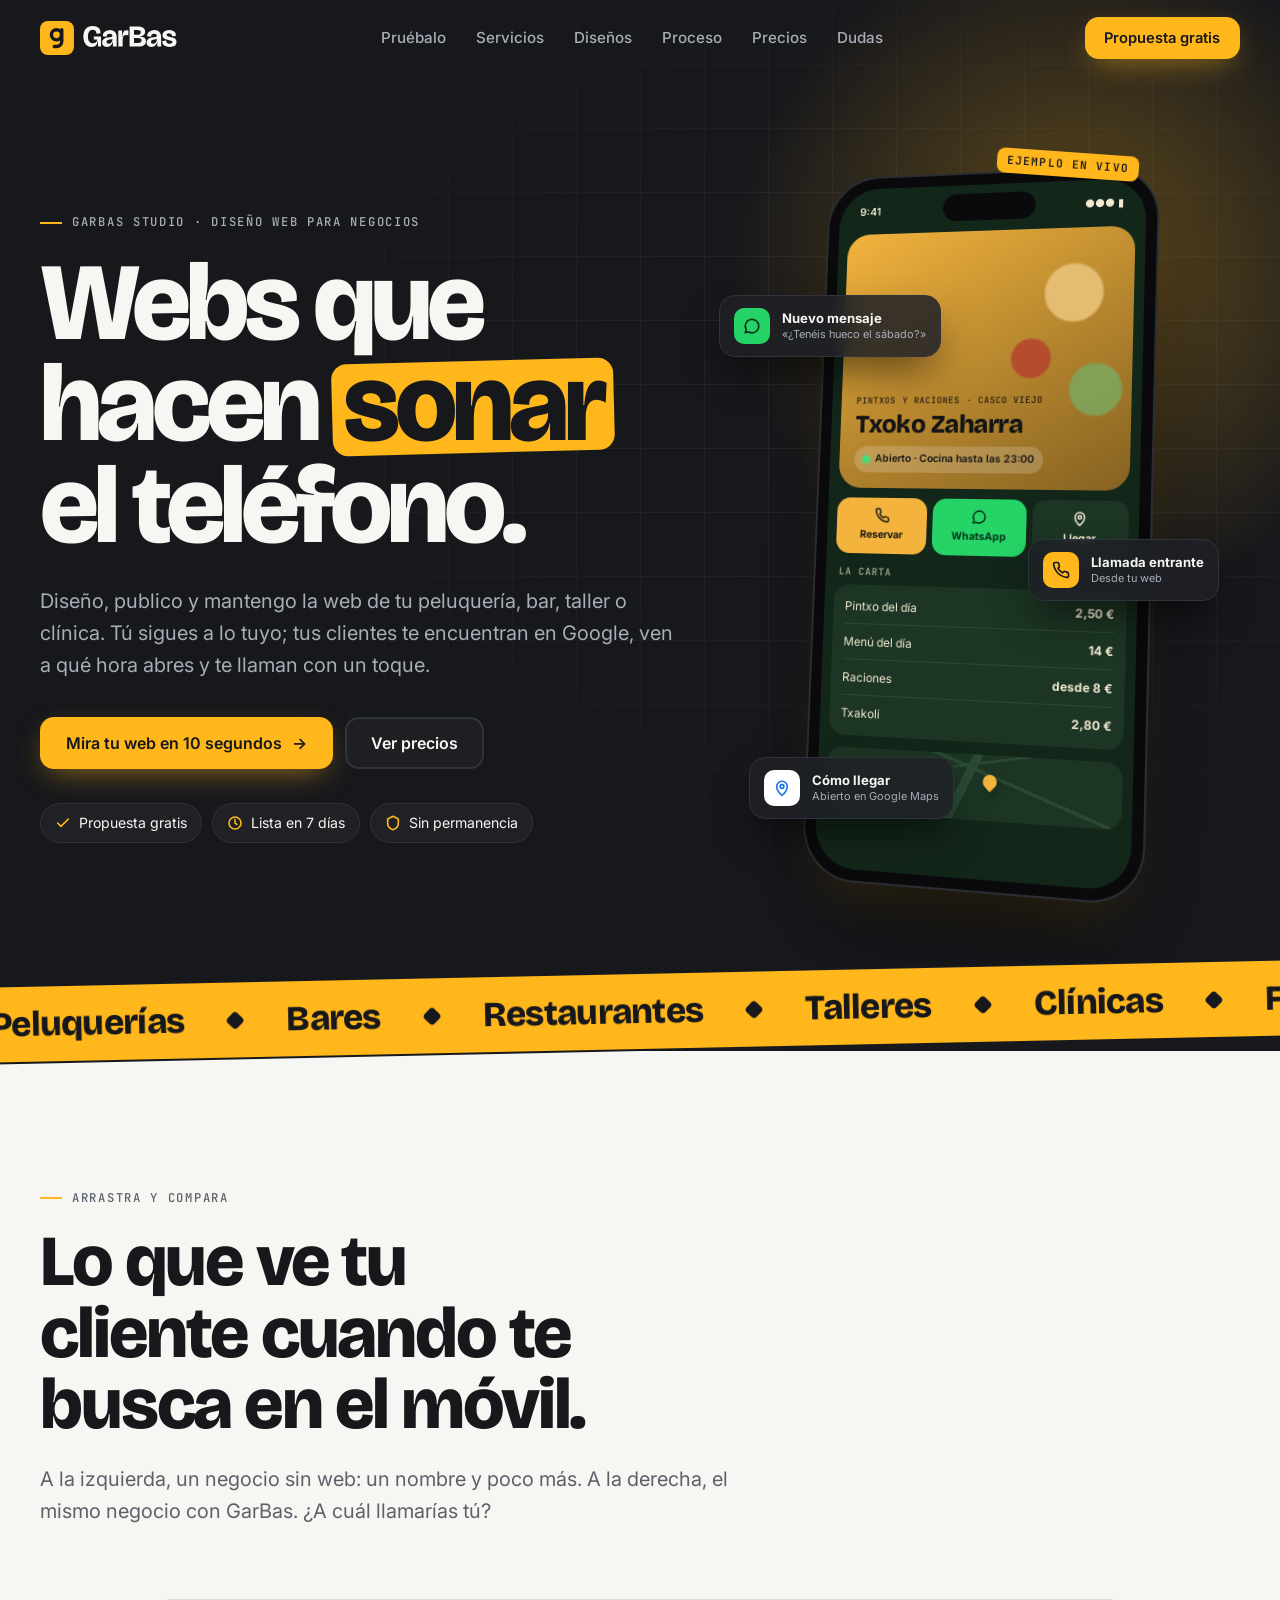
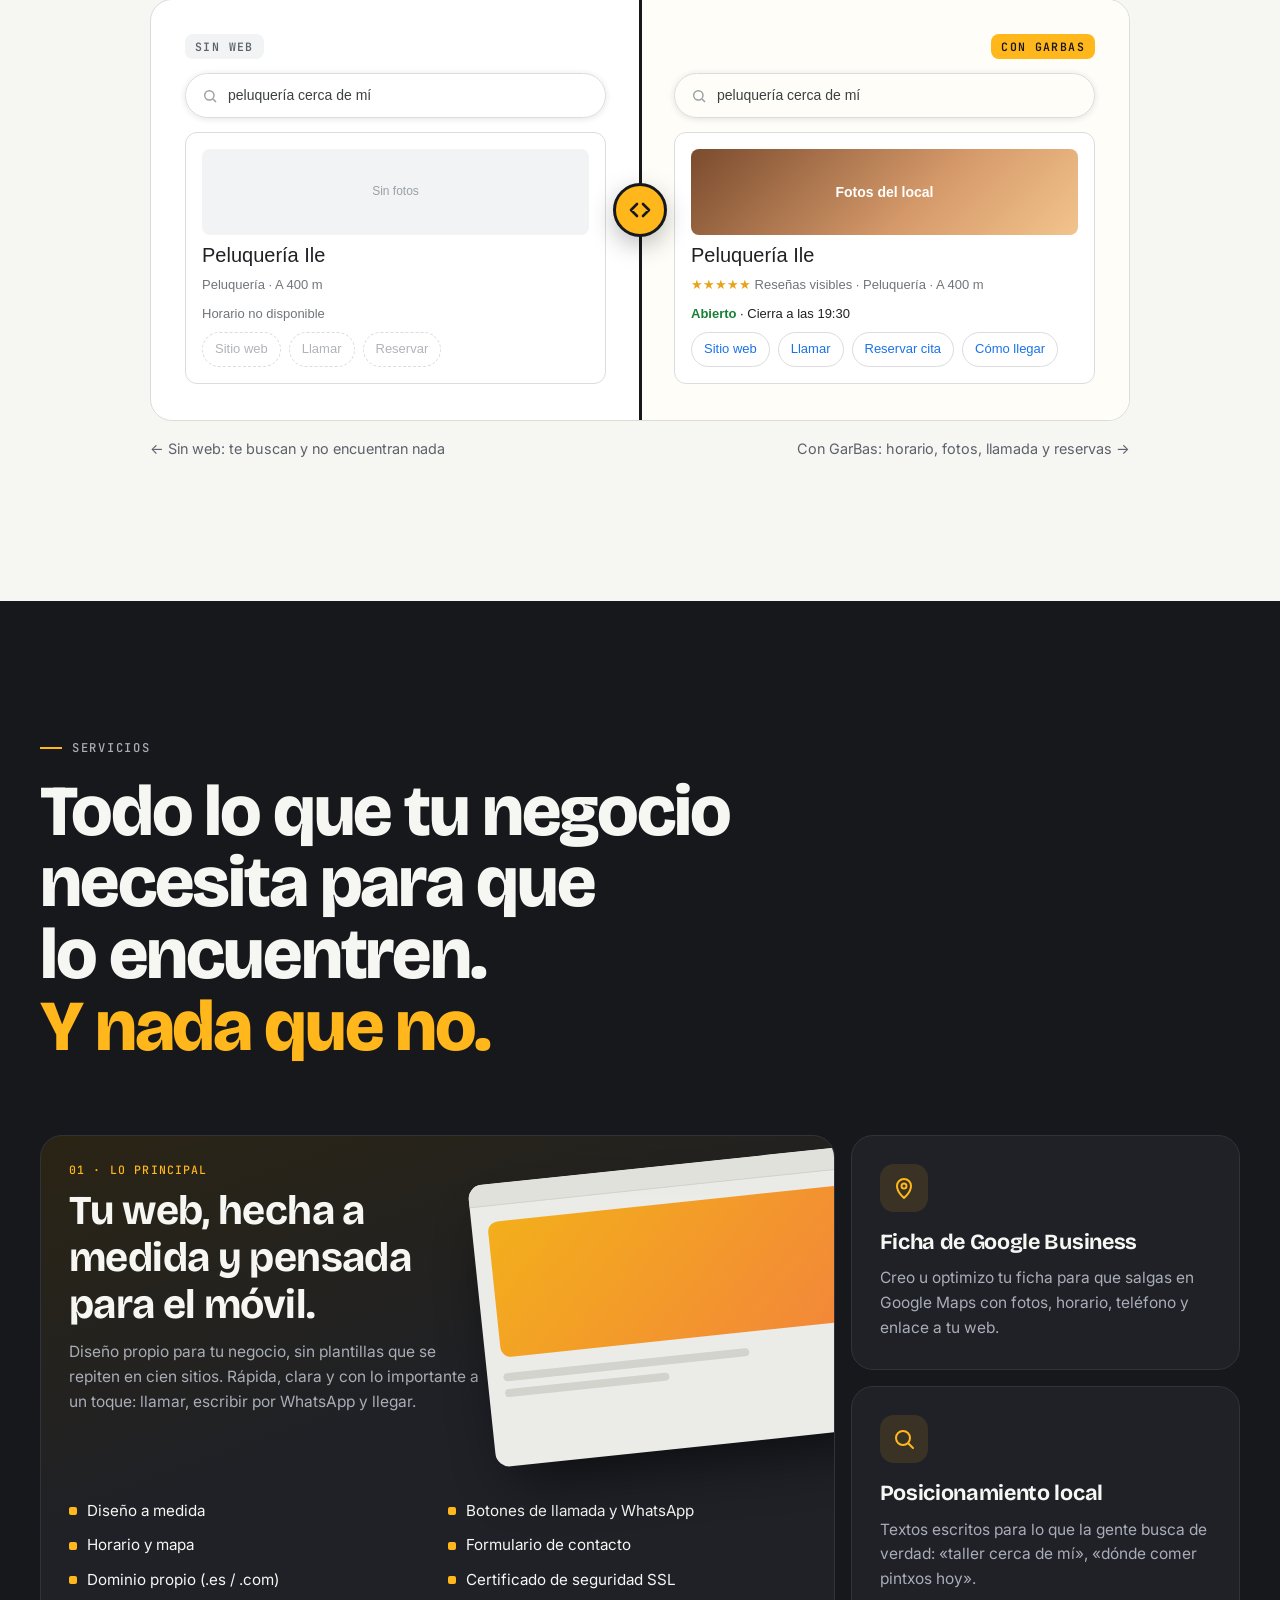
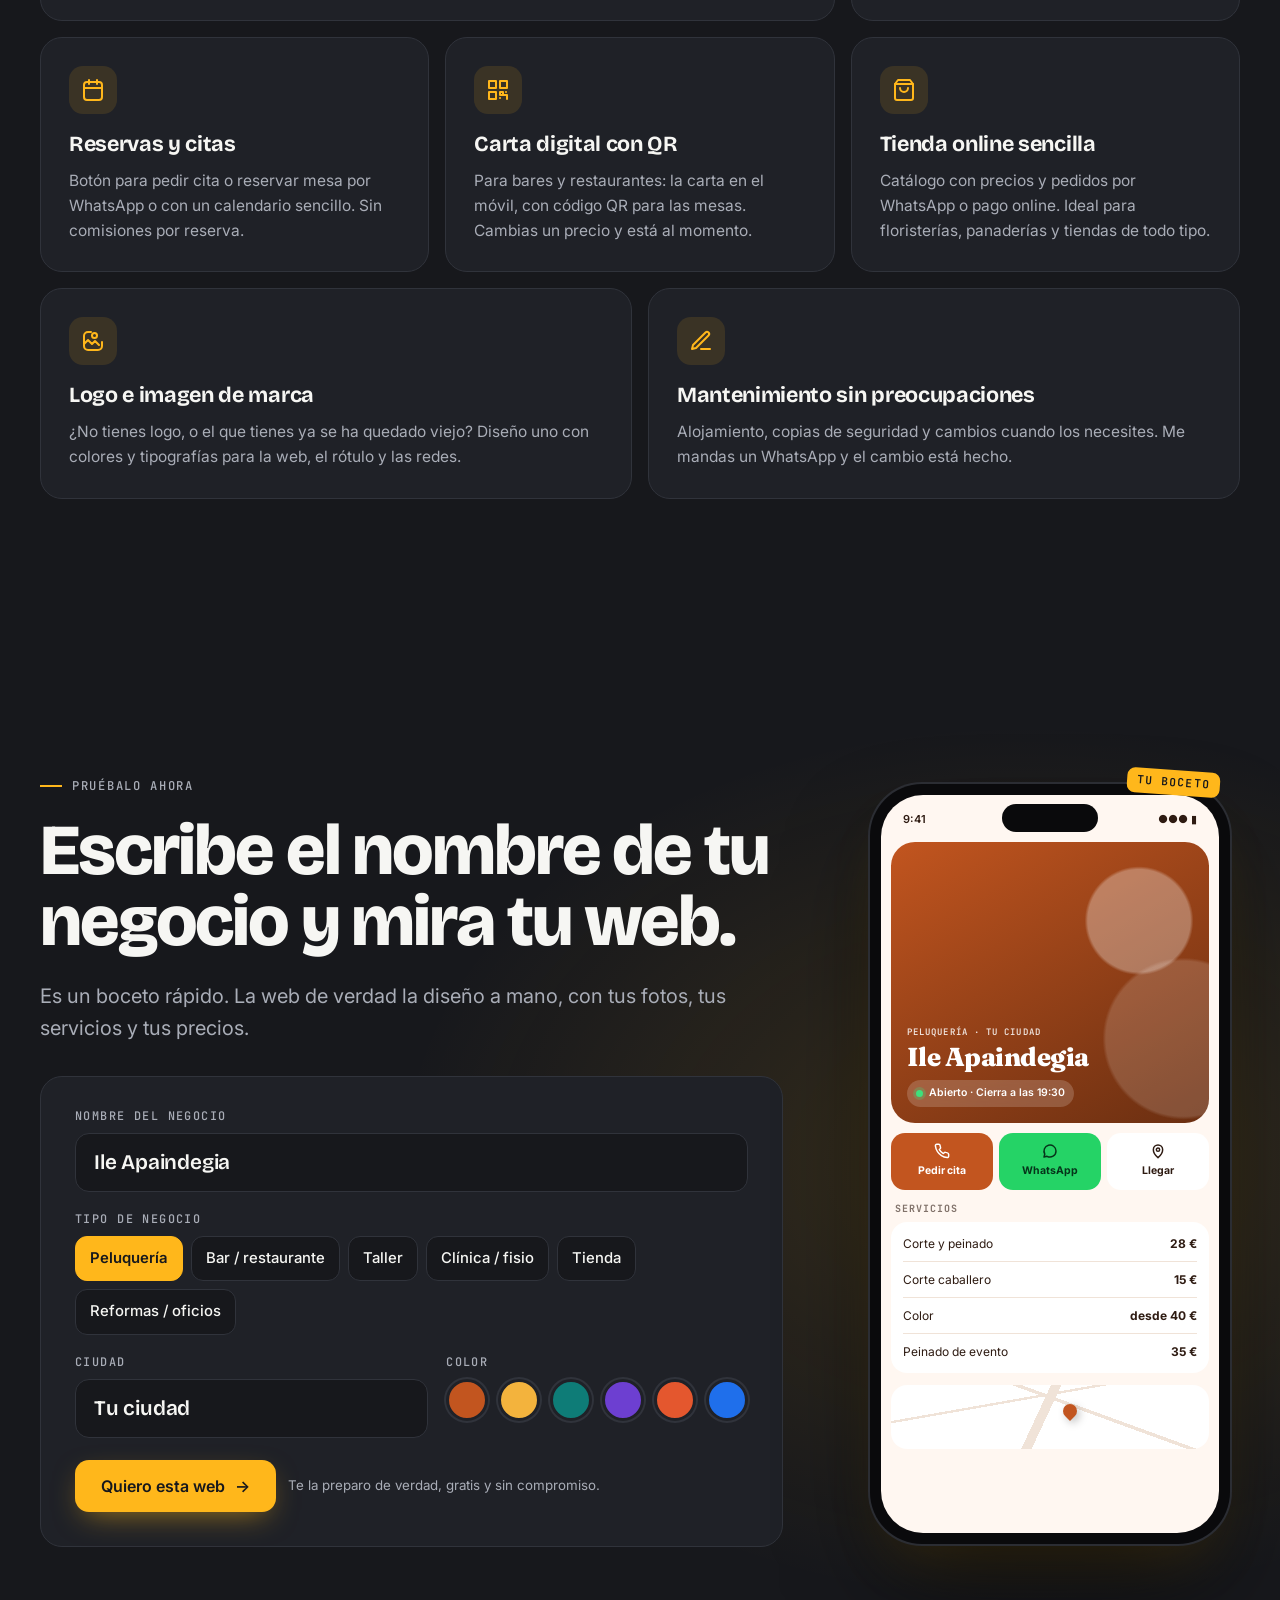
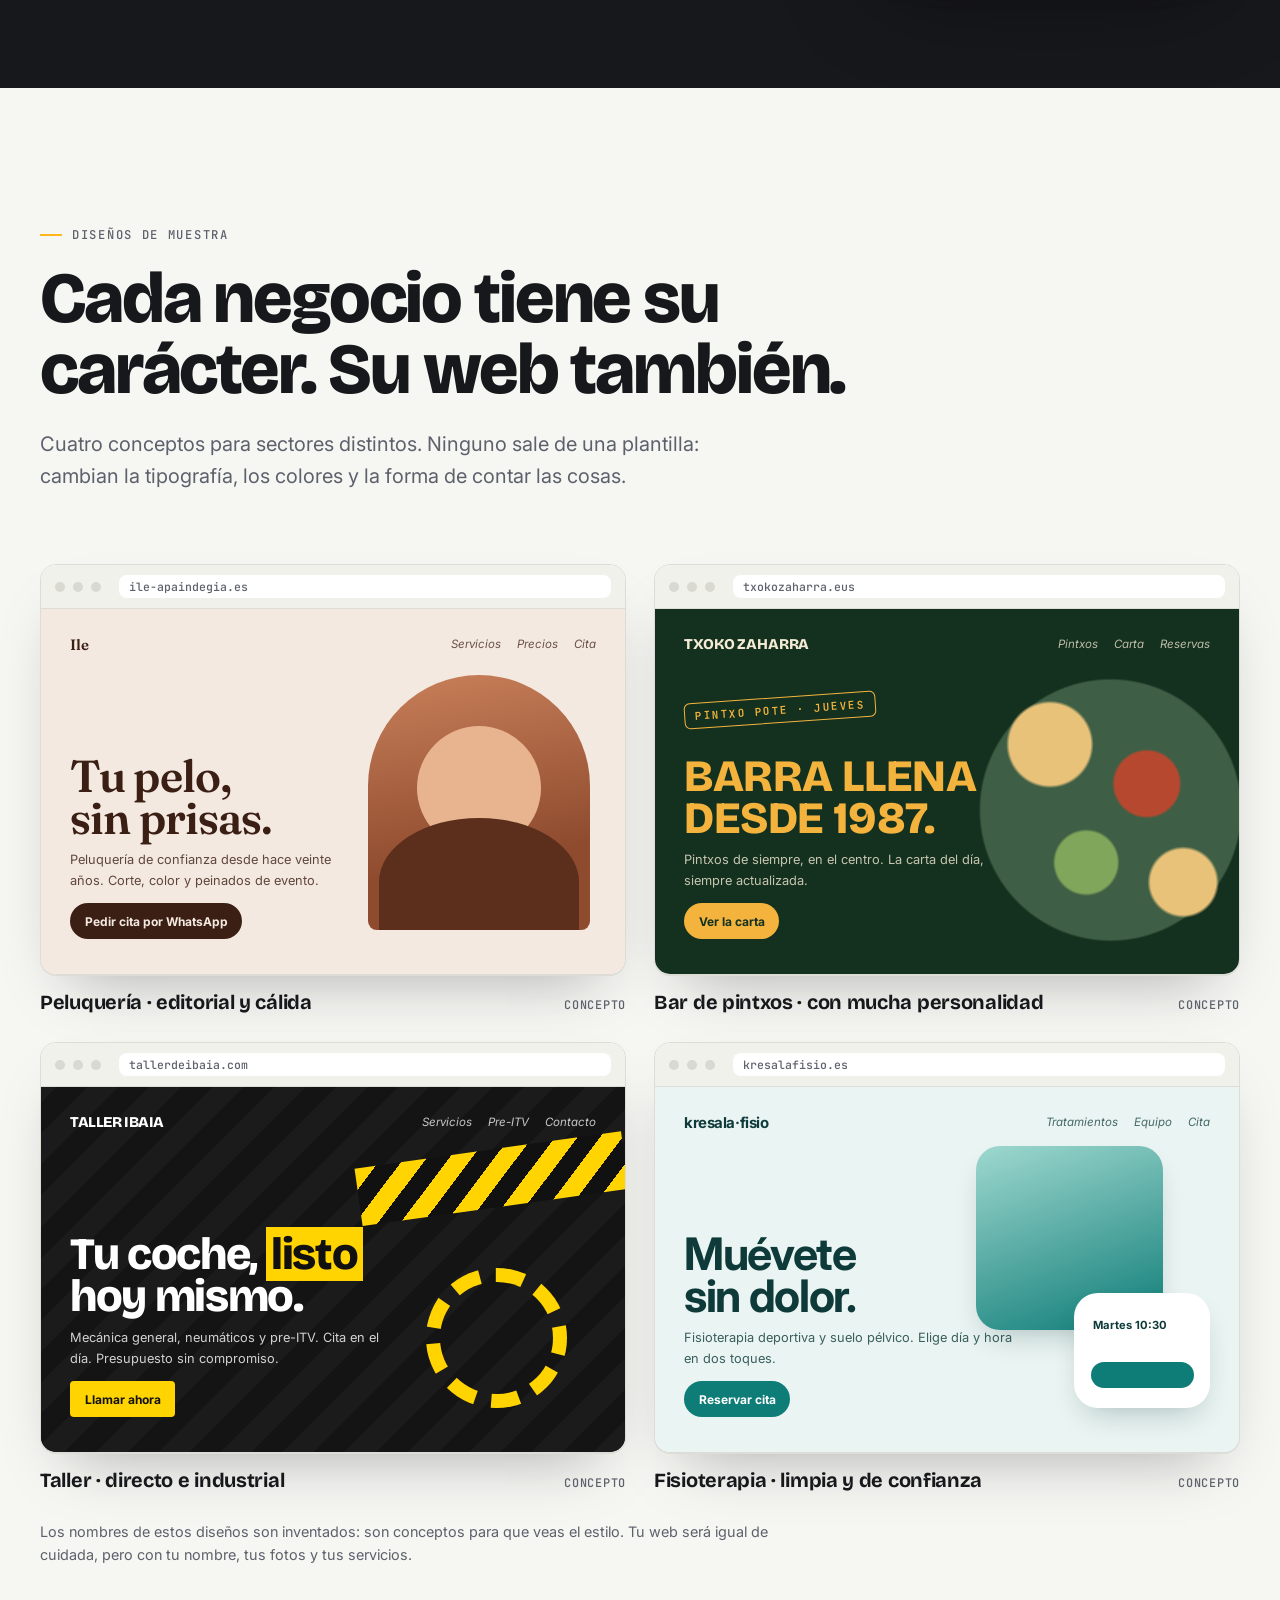
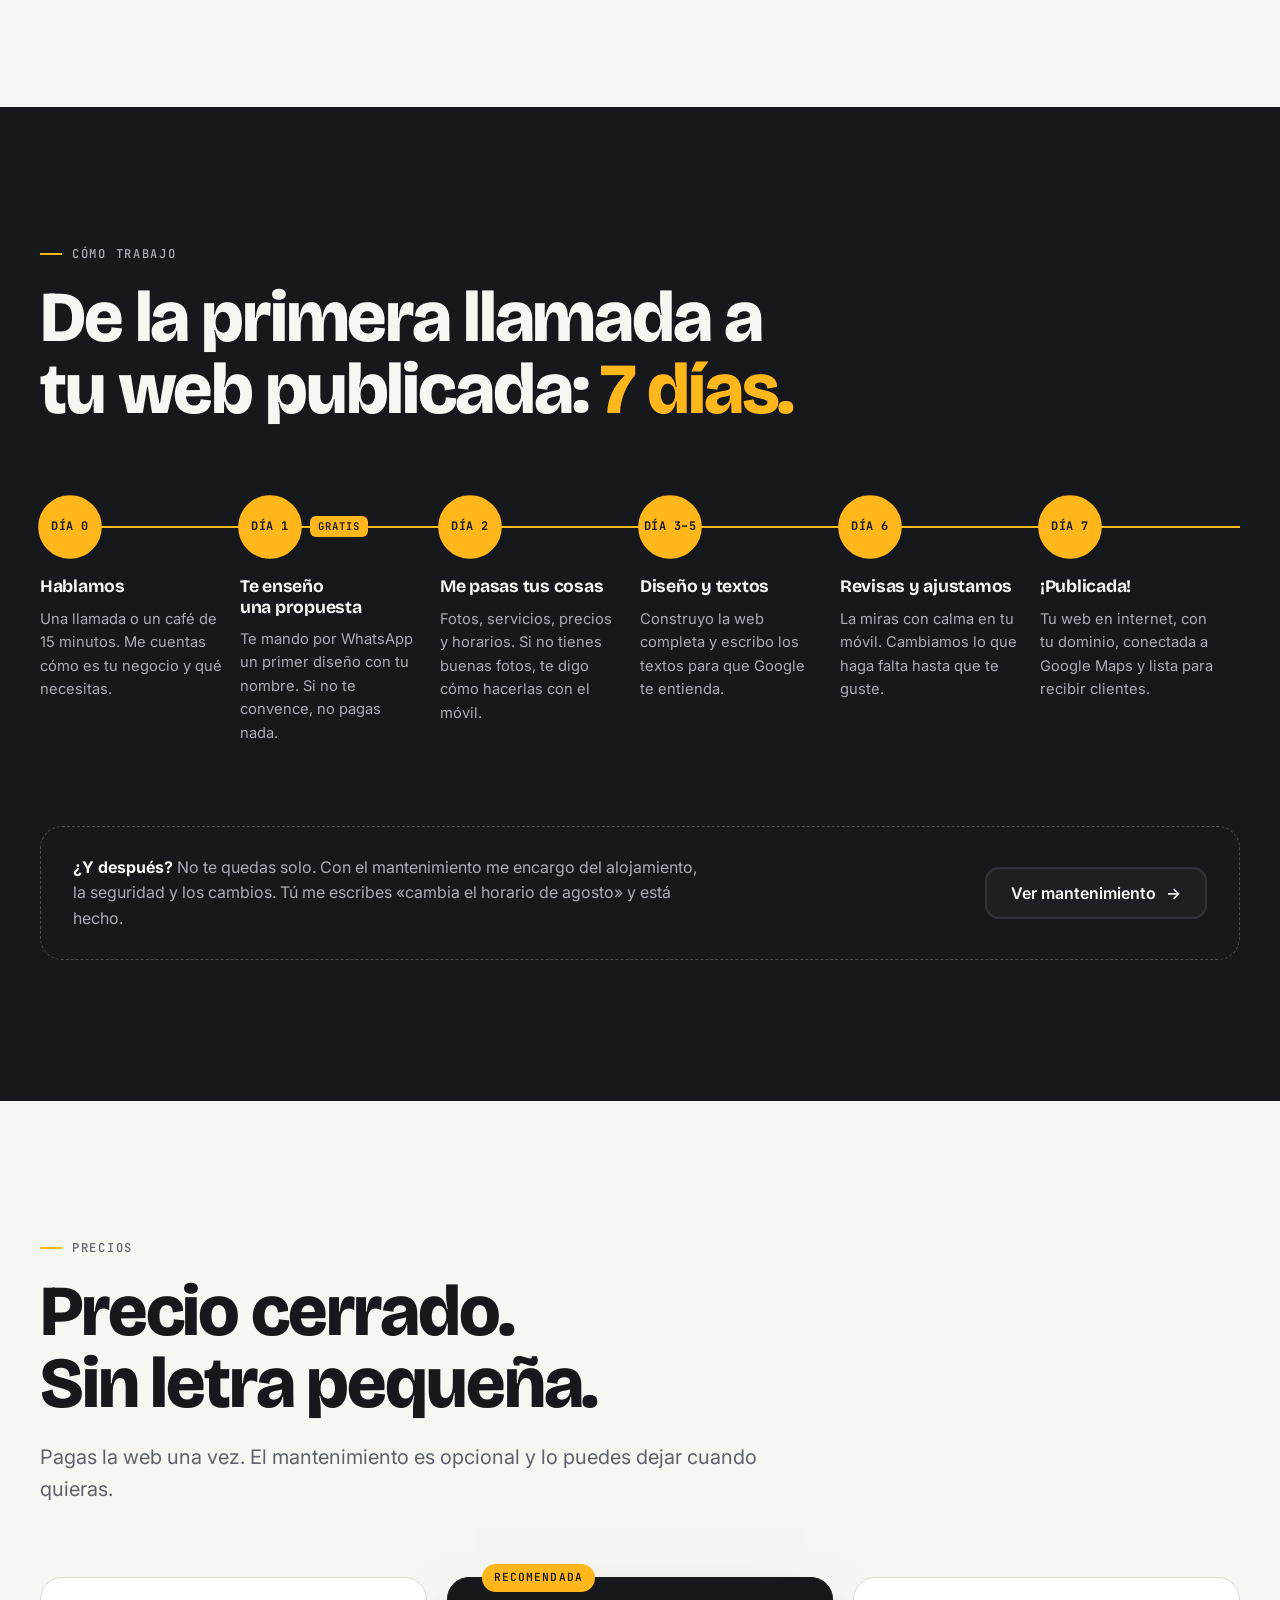
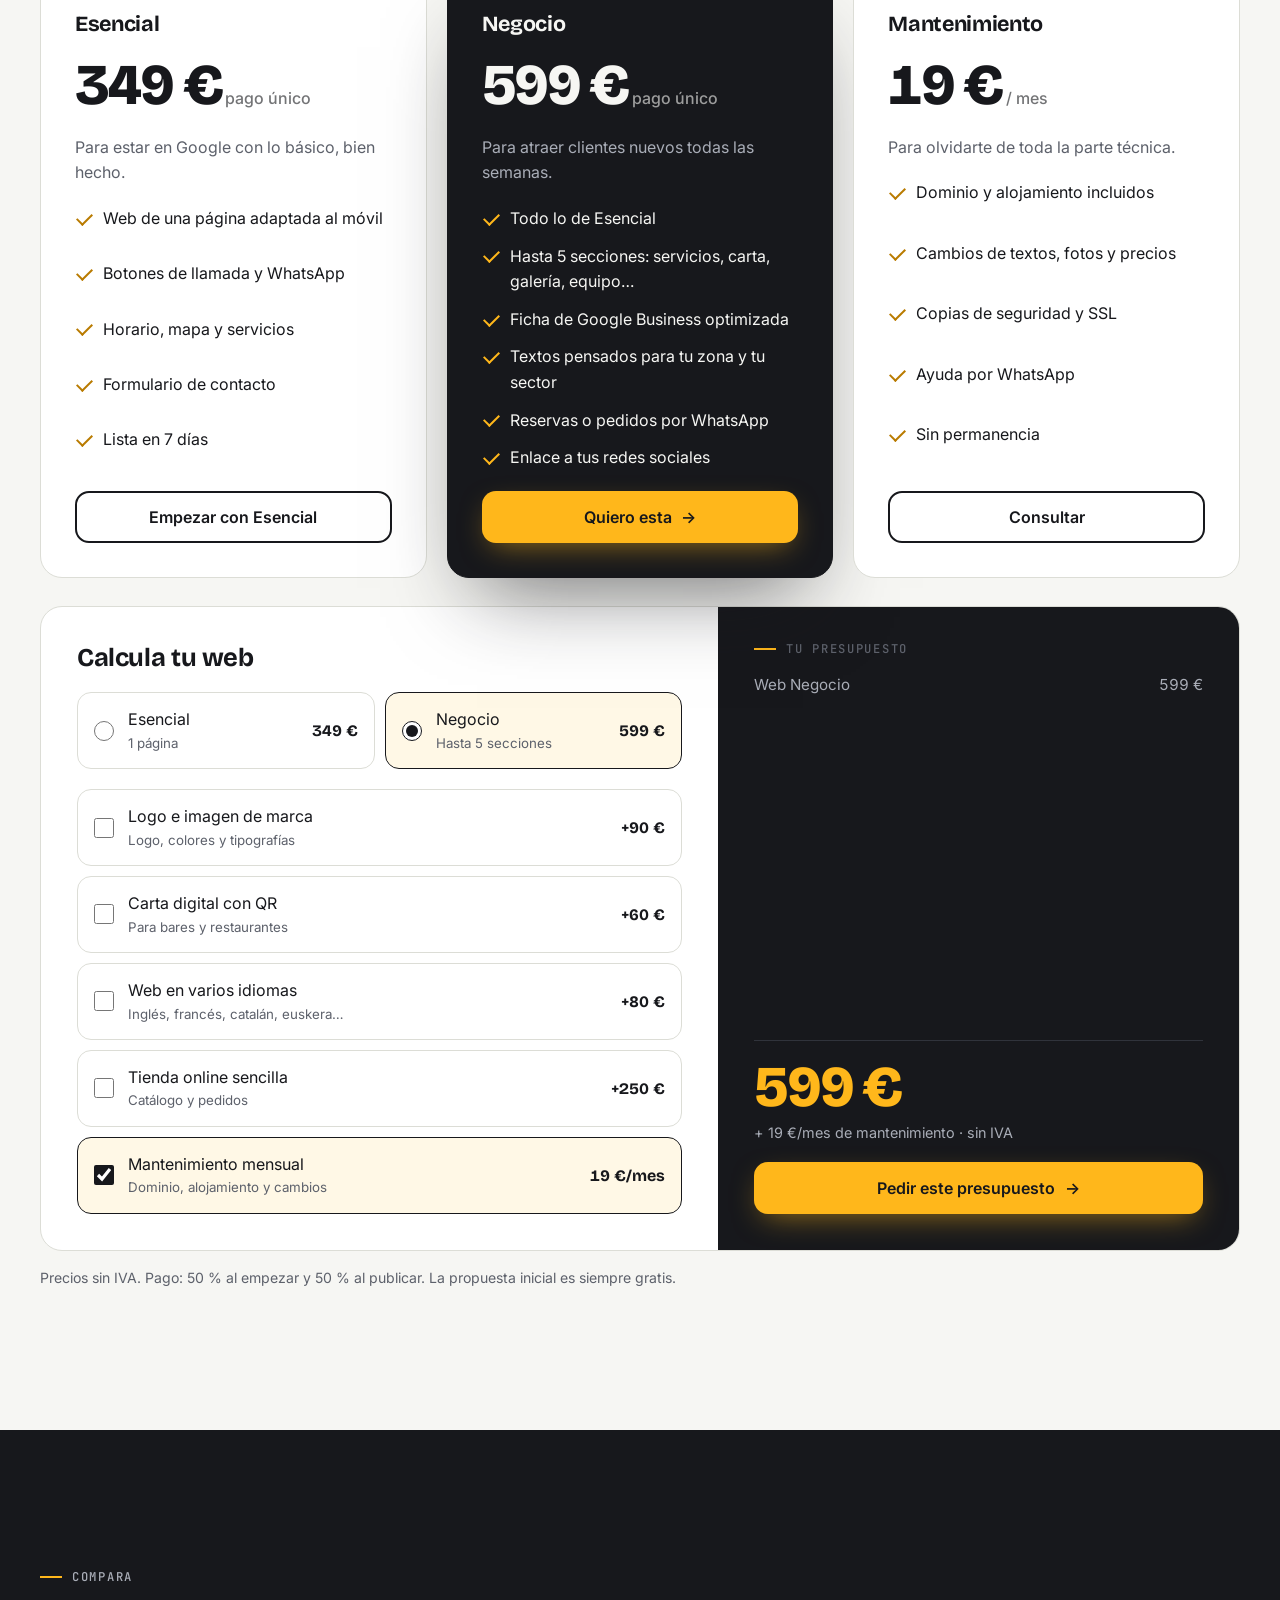
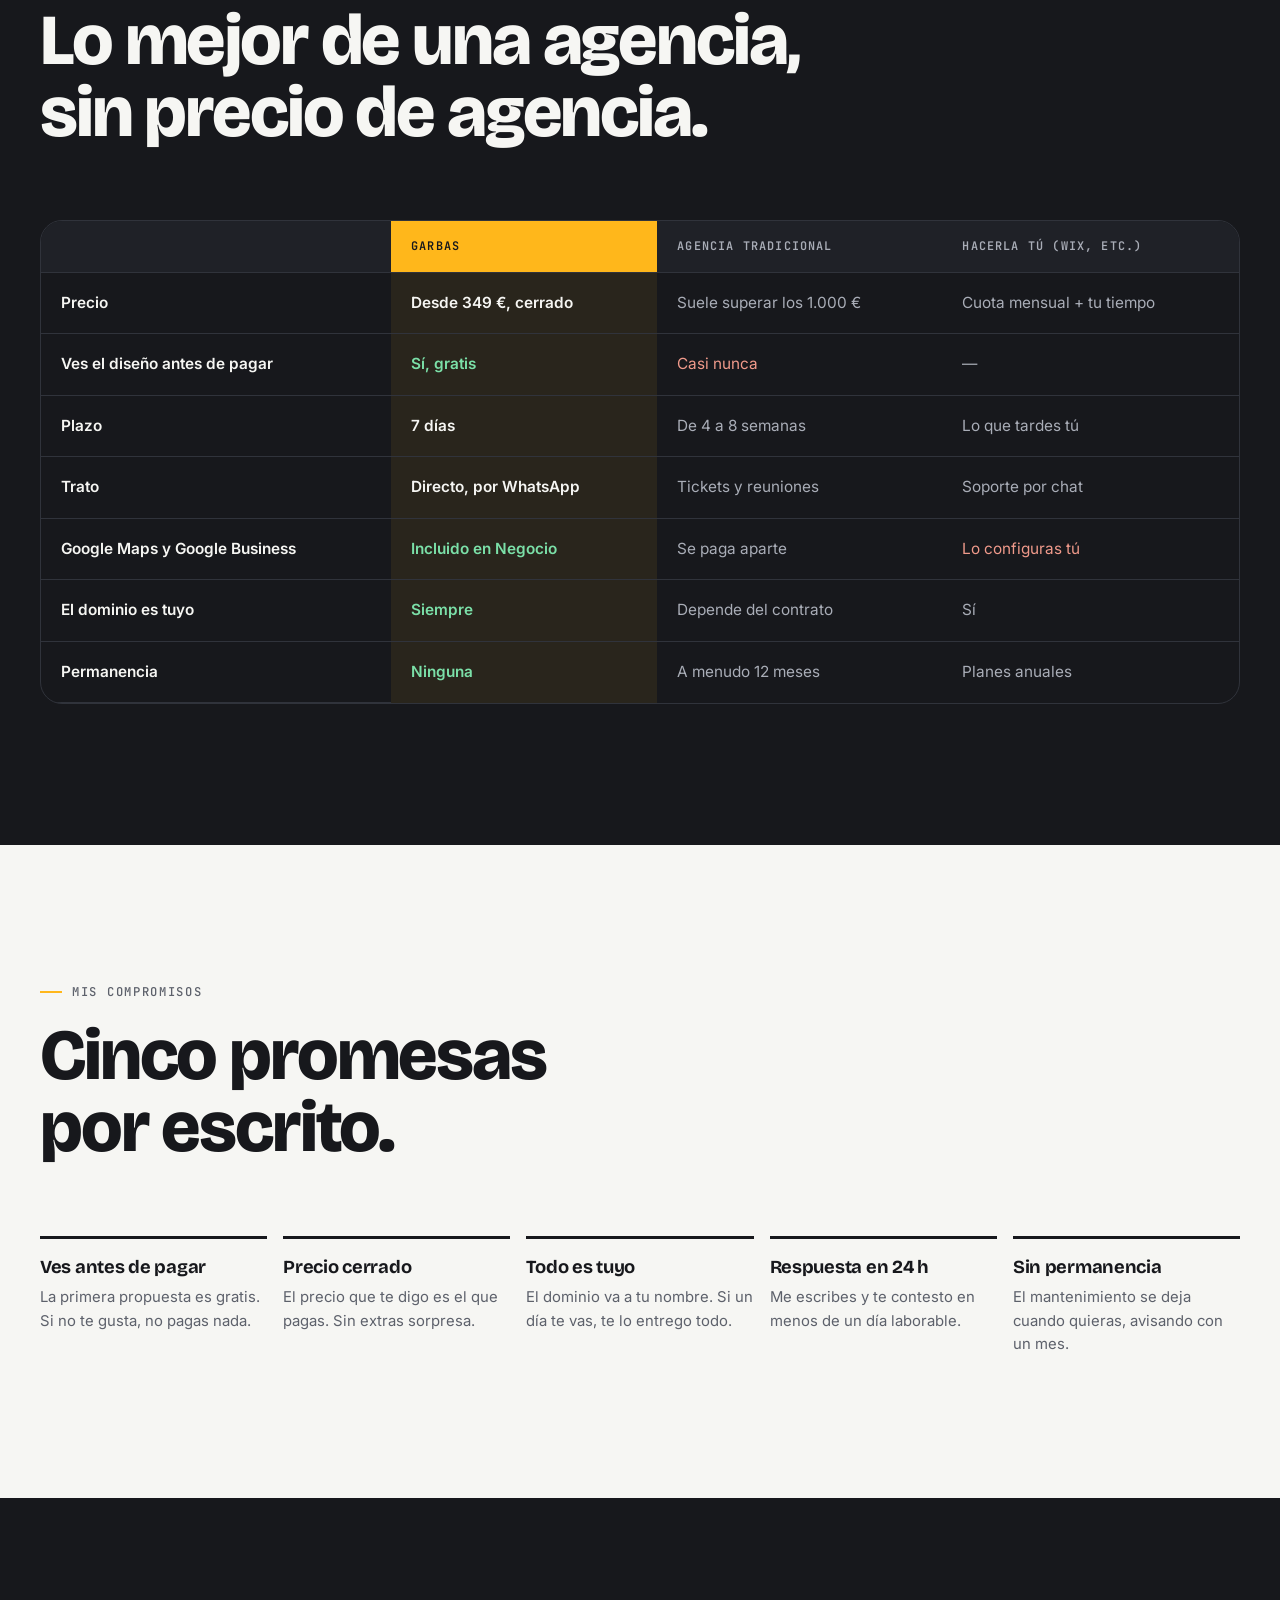
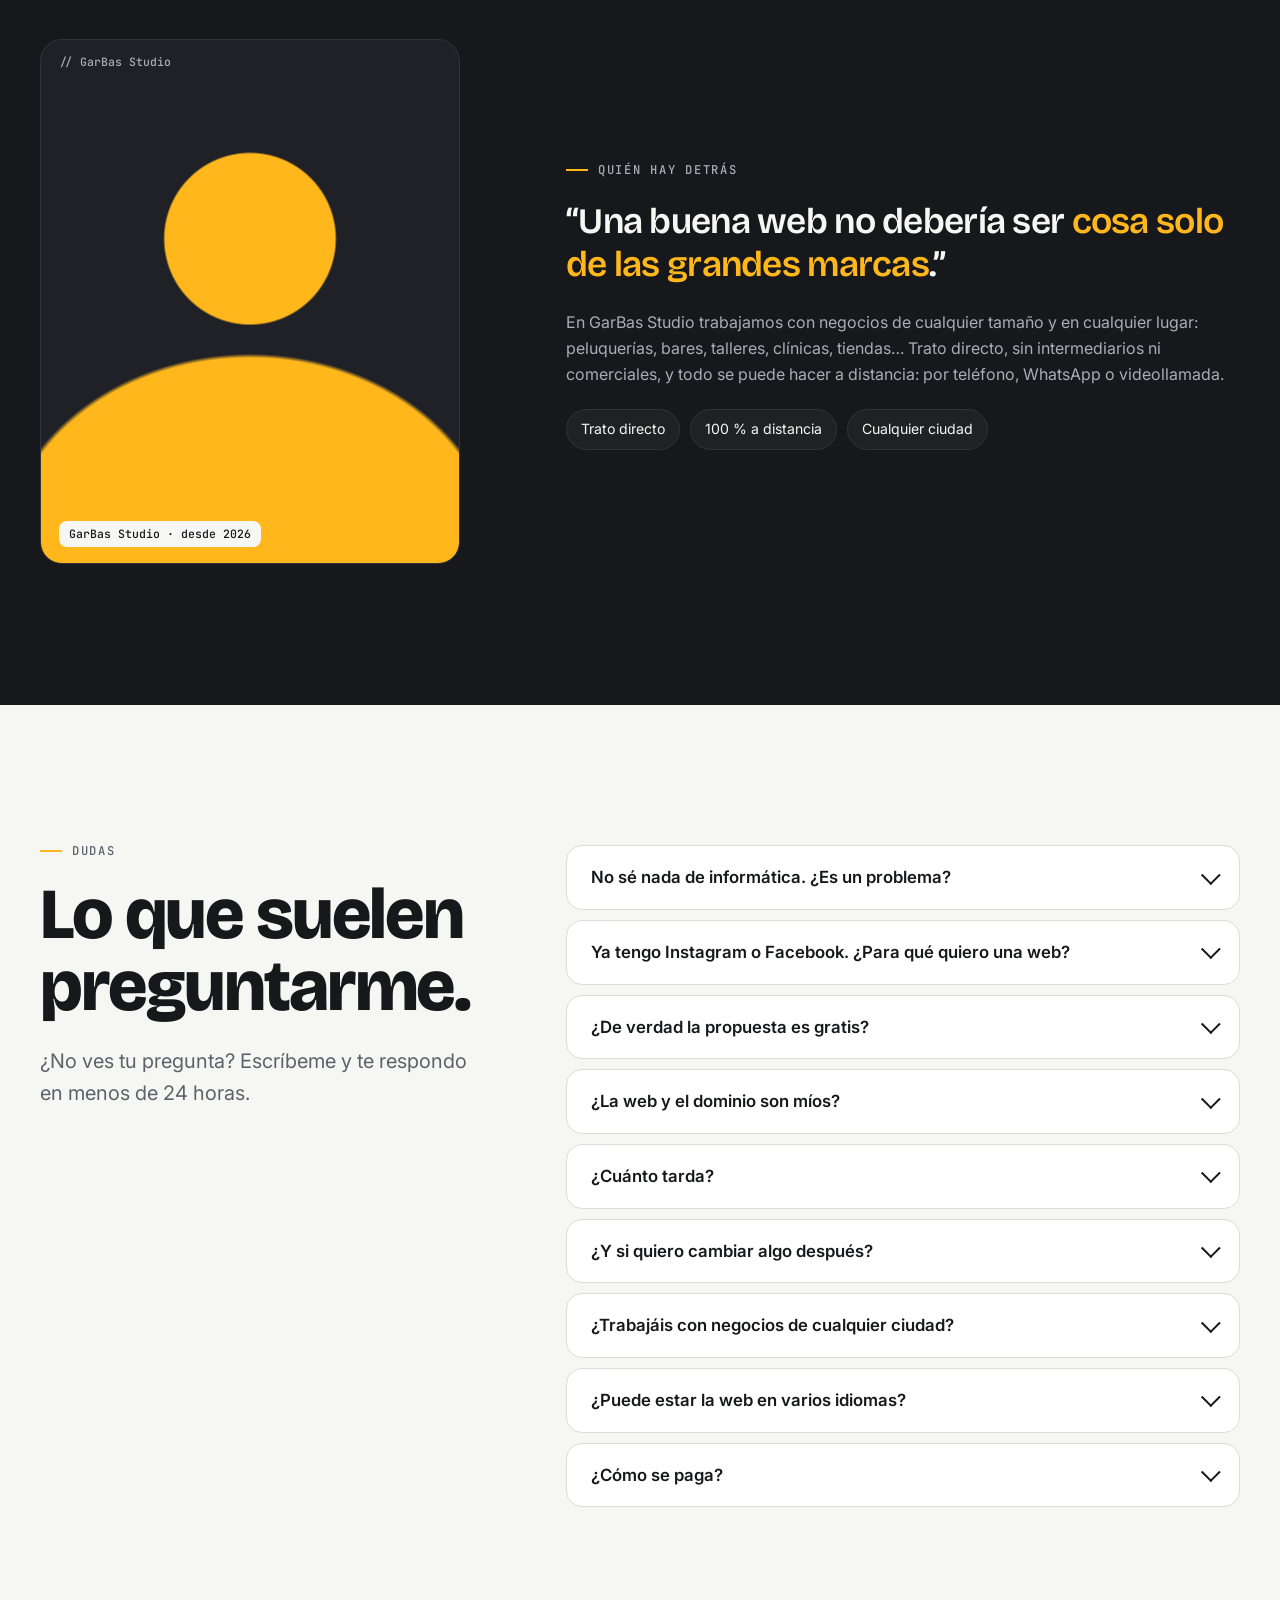
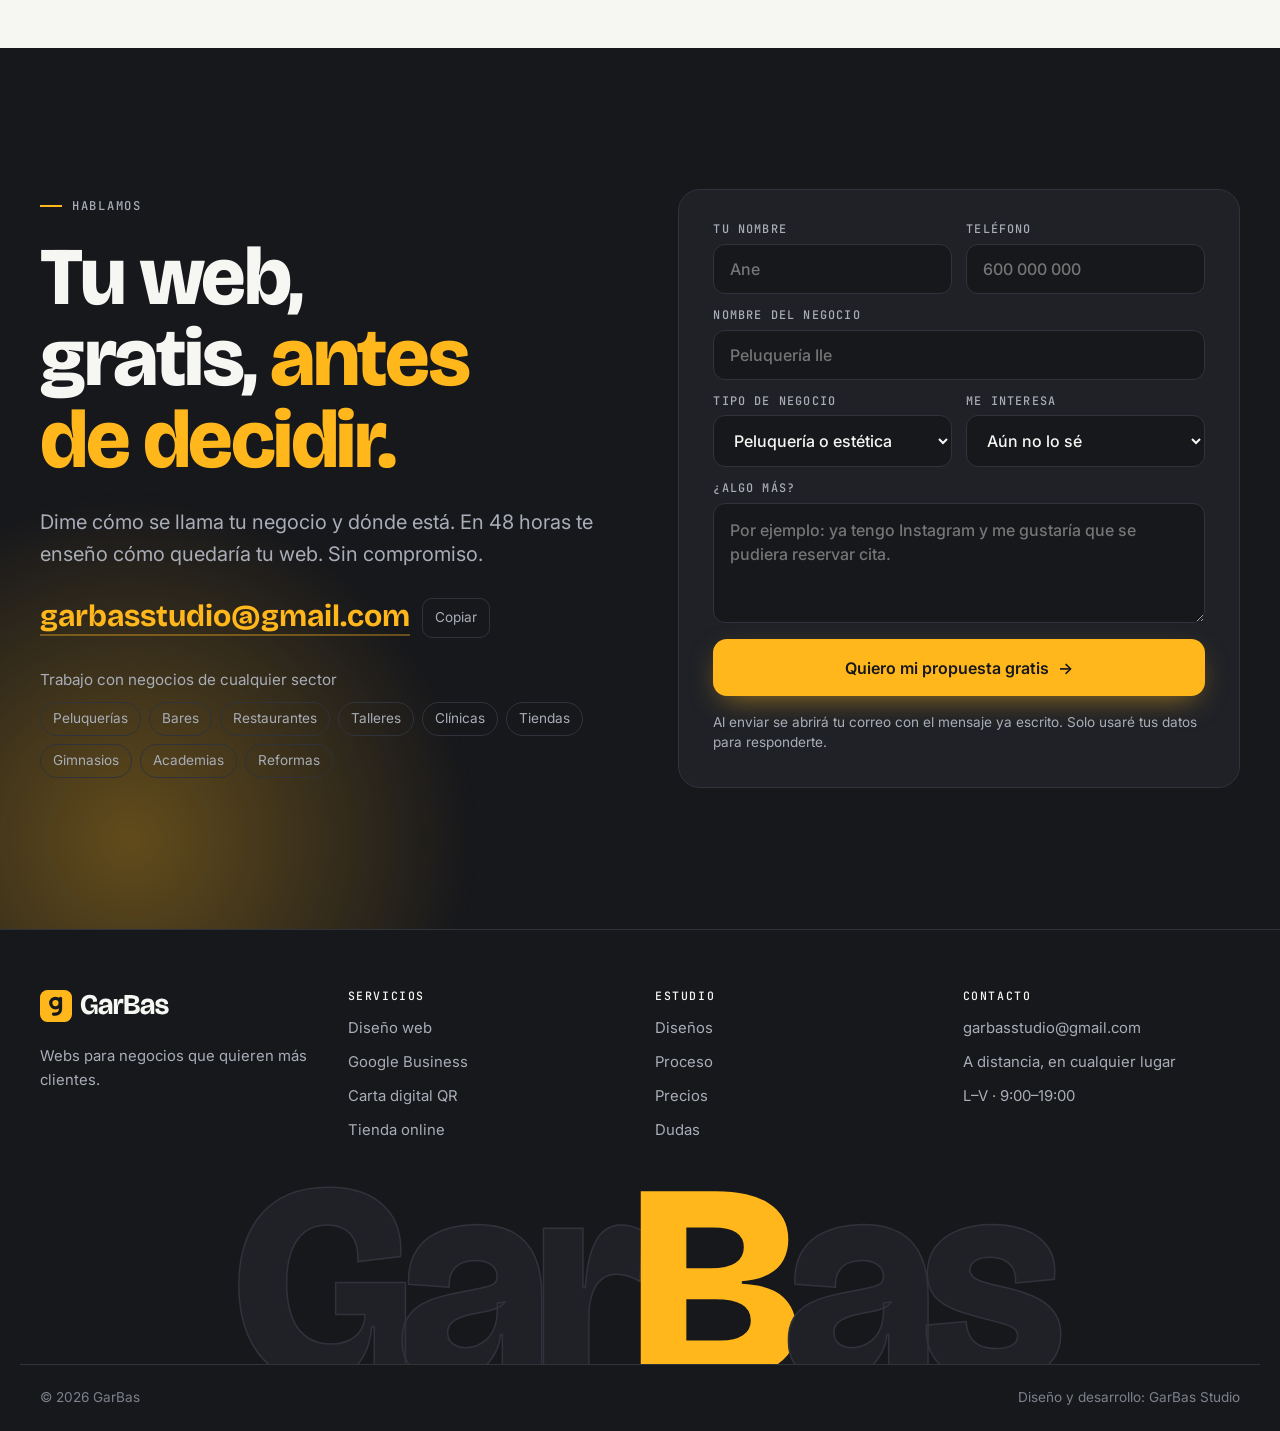
<file: index.html>
<!doctype html>
<html lang="es">
<head>
<meta charset="utf-8">
<meta name="viewport" content="width=device-width, initial-scale=1, viewport-fit=cover">
<title>GarBas Studio · Webs que hacen sonar el teléfono</title>
<meta name="description" content="Estudio web para negocios. Diseño, publico y mantengo la web de tu negocio: peluquerías, bares, talleres, clínicas y tiendas. Propuesta gratis, lista en 7 días, precio cerrado.">
<meta name="theme-color" content="#17181C">
<link rel="icon" href="favicon.svg" type="image/svg+xml">
<link rel="canonical" href="https://garbasstudio.github.io/">
<meta property="og:type" content="website">
<meta property="og:locale" content="es_ES">
<meta property="og:title" content="GarBas · Webs que hacen sonar el teléfono">
<meta property="og:description" content="Escribe el nombre de tu negocio y mira cómo quedaría tu web. GarBas Studio.">
<meta property="og:image" content="https://garbasstudio.github.io/marca/garbas-og.png">
<meta property="og:url" content="https://garbasstudio.github.io/">
<meta name="twitter:card" content="summary_large_image">
<script type="application/ld+json">
{"@context":"https://schema.org","@type":"ProfessionalService","name":"GarBas Studio","description":"Diseño web para negocios","url":"https://garbasstudio.github.io/","logo":"https://garbasstudio.github.io/marca/garbas-simbolo-1024.png","priceRange":"€€"}
</script>
<link rel="preconnect" href="https://fonts.googleapis.com">
<link rel="preconnect" href="https://fonts.gstatic.com" crossorigin>
<link rel="stylesheet" href="https://fonts.googleapis.com/css2?family=Bricolage+Grotesque:opsz,wght@12..96,400;12..96,600;12..96,700;12..96,800&family=Inter:wght@400;500;600;700&family=JetBrains+Mono:wght@500&family=Fraunces:opsz,wght@9..144,600&display=swap">
<style>
/* Layout: escaparate oscuro de tinta con luz ámbar; secciones alternas tinta / papel; rejilla de 12 columnas, max 1240px */
:root{
  --ink:#17181C; --ink-2:#1F2127; --ink-3:#2A2D35; --paper:#F6F6F3; --paper-2:#ECECE6;
  --amber:#FFB71B; --amber-2:#FFCB5C; --amber-deep:#B97B00;
  --fog:#A9ADB7; --muted:#5D616B; --line-d:#30333B; --line-l:#DCDDD6;
  --display:"Bricolage Grotesque", "Arial Rounded MT Bold", system-ui, sans-serif;
  --body:"Inter", system-ui, -apple-system, "Segoe UI", sans-serif;
  --mono:"JetBrains Mono", ui-monospace, Menlo, monospace;
  --wrap:1240px; --r:22px;
  --ease:cubic-bezier(.2,.8,.2,1);
}
*{box-sizing:border-box}
html{scroll-behavior:smooth;-webkit-text-size-adjust:100%;overflow-x:clip}
body{margin:0;background:var(--ink);color:var(--paper);font:16px/1.6 var(--body);-webkit-font-smoothing:antialiased;overflow-x:hidden}
img,svg{max-width:100%}
a{color:inherit}
button{font:inherit;color:inherit}
::selection{background:var(--amber);color:var(--ink)}
.wrap{max-width:var(--wrap);margin:0 auto;padding-left:max(20px,env(safe-area-inset-left,0px));padding-right:max(20px,env(safe-area-inset-right,0px))}
h1,h2,h3,h4{font-family:var(--display);line-height:1;letter-spacing:-.03em;text-wrap:balance;margin:0}
h2{font-size:clamp(2.3rem,5.6vw,4.6rem);font-weight:800}
h3{font-size:1.35rem;font-weight:700;letter-spacing:-.015em;line-height:1.15}
p{margin:0}
.eyebrow{font:500 .76rem/1 var(--mono);letter-spacing:.14em;text-transform:uppercase;color:var(--fog);display:inline-flex;align-items:center;gap:10px}
.eyebrow::before{content:"";width:22px;height:2px;background:var(--amber)}
.light .eyebrow{color:var(--muted)}
.lead{font-size:clamp(1.05rem,1.6vw,1.25rem);color:var(--fog);max-width:36em}
.light .lead{color:var(--muted)}
.amber{color:var(--amber)}
:focus-visible{outline:3px solid var(--amber);outline-offset:3px;border-radius:6px}

.btn{display:inline-flex;align-items:center;justify-content:center;gap:.6em;padding:1em 1.5em;border-radius:14px;font:600 1rem/1 var(--body);text-decoration:none;border:2px solid transparent;cursor:pointer;transition:transform .2s var(--ease),box-shadow .2s var(--ease),background .2s}
.btn:hover{transform:translateY(-2px)}
.btn-amber{background:var(--amber);color:var(--ink);box-shadow:0 10px 30px -10px rgba(255,183,27,.6)}
.btn-amber:hover{box-shadow:0 16px 40px -10px rgba(255,183,27,.8)}
.btn-ghost{border-color:var(--line-d);color:var(--paper);background:rgba(255,255,255,.03)}
.btn-ghost:hover{border-color:var(--paper)}
.light .btn-ghost{border-color:var(--ink);color:var(--ink)}
.btn .arr{transition:transform .2s var(--ease)}
.btn:hover .arr{transform:translateX(4px)}

section{padding-block:clamp(80px,11vw,150px);position:relative}
.light{background:var(--paper);color:var(--ink)}
.sec-head{display:grid;gap:22px;max-width:52rem;margin-bottom:clamp(40px,6vw,72px)}

/* ---------- reveal ---------- */
.js .rv{opacity:0;transform:translateY(28px);transition:opacity .9s var(--ease),transform .9s var(--ease)}
.js .rv.in{opacity:1;transform:none}
@media (prefers-reduced-motion:reduce){html{scroll-behavior:auto}.js .rv{opacity:1;transform:none}*,*::before,*::after{animation-duration:.01ms!important;animation-iteration-count:1!important;transition-duration:.01ms!important}}

/* ---------- nav ---------- */
.nav{position:fixed;inset:0 0 auto;z-index:50;padding-top:env(safe-area-inset-top,0px);transition:background .3s,border-color .3s;border-bottom:1px solid transparent}
.nav.solid{background:rgba(23,24,28,.78);backdrop-filter:blur(14px) saturate(1.4);-webkit-backdrop-filter:blur(14px) saturate(1.4);border-color:var(--line-d)}
.nav .wrap{display:flex;align-items:center;justify-content:space-between;gap:20px;height:76px}
.nav .logo img{height:34px;width:auto;display:block}
.nav ul{display:flex;gap:30px;list-style:none;margin:0;padding:0;font-weight:500;font-size:.95rem}
.nav ul a{text-decoration:none;color:var(--fog);transition:color .2s}
.nav ul a:hover{color:var(--paper)}
.nav .btn{padding:.8em 1.2em;font-size:.92rem}
@media (max-width:900px){.nav ul{display:none}}
@media (max-width:420px){.nav .btn{padding:.75em .9em;font-size:.85rem}}

/* ---------- hero ---------- */
.hero{padding-top:calc(76px + clamp(40px,7vw,90px));padding-bottom:clamp(60px,8vw,110px);overflow:hidden;isolation:isolate}
.hero::before{content:"";position:absolute;inset:0;z-index:-2;background-image:linear-gradient(var(--line-d) 1px,transparent 1px),linear-gradient(90deg,var(--line-d) 1px,transparent 1px);background-size:64px 64px;mask-image:radial-gradient(ellipse 80% 70% at 70% 40%,#000 10%,transparent 75%);-webkit-mask-image:radial-gradient(ellipse 80% 70% at 70% 40%,#000 10%,transparent 75%);opacity:.55}
.glow{position:absolute;z-index:-1;width:780px;height:780px;right:-180px;top:-120px;border-radius:50%;background:radial-gradient(circle,rgba(255,183,27,.33),rgba(255,183,27,0) 62%);filter:blur(10px);animation:breathe 9s ease-in-out infinite}
@keyframes breathe{50%{transform:scale(1.08) translate(-20px,20px)}}
.hero-grid{display:grid;grid-template-columns:1.1fr .9fr;gap:40px;align-items:center}
@media (max-width:980px){.hero-grid{grid-template-columns:1fr}}
.hero h1{font-size:clamp(3.1rem,8.6vw,7.6rem);font-weight:800;line-height:.92;letter-spacing:-.045em;margin-top:22px}
.hero h1 .ring{position:relative;display:inline-block;color:var(--ink);z-index:0;padding:0 .08em}
.hero h1 .ring::before{content:"";position:absolute;inset:.06em -.02em .02em;background:var(--amber);border-radius:.14em;z-index:-1;transform:rotate(-1.5deg)}
.hero .lead{margin-top:28px}
.hero .ctas{display:flex;flex-wrap:wrap;gap:12px;margin-top:36px}
.chips{display:flex;flex-wrap:wrap;gap:10px;margin-top:34px}
.chip{display:inline-flex;align-items:center;gap:8px;padding:8px 14px;border-radius:999px;background:rgba(255,255,255,.04);border:1px solid var(--line-d);font-size:.88rem;color:var(--paper)}
.chip svg{width:16px;height:16px;stroke:var(--amber);fill:none;stroke-width:2.4;stroke-linecap:round;stroke-linejoin:round}

/* ---------- stage (phone + floats) ---------- */
.stage{position:relative;justify-self:center;width:min(340px,86vw);perspective:1200px}
.phone{position:relative;width:100%;aspect-ratio:9/19;background:#0A0A0C;border-radius:52px;padding:11px;box-shadow:0 0 0 2px #2B2D33,0 50px 100px -20px rgba(0,0,0,.7),0 30px 60px -30px rgba(255,183,27,.35);transform:rotateY(-12deg) rotateX(4deg) rotateZ(1deg);transition:transform .8s var(--ease)}
.stage:hover .phone{transform:rotateY(-4deg) rotateX(2deg)}
.phone::before{content:"";position:absolute;top:20px;left:50%;width:96px;height:28px;background:#0A0A0C;border-radius:20px;transform:translateX(-50%);z-index:5}
.screen{position:relative;height:100%;border-radius:42px;overflow:hidden;background:var(--s-bg);color:var(--s-fg);font-family:var(--body);transition:background .5s,color .5s}
.float{position:absolute;z-index:6;background:rgba(31,33,39,.86);backdrop-filter:blur(12px);-webkit-backdrop-filter:blur(12px);border:1px solid var(--line-d);border-radius:16px;padding:12px 14px;display:flex;gap:12px;align-items:center;box-shadow:0 20px 40px -10px rgba(0,0,0,.6);font-size:.82rem;line-height:1.3;color:var(--paper);white-space:nowrap}
.float .ico{width:36px;height:36px;border-radius:10px;display:grid;place-items:center;flex:none}
.float .ico svg{width:18px;height:18px;fill:none;stroke-width:2.2;stroke-linecap:round;stroke-linejoin:round}
.float small{color:var(--fog);display:block}
.f1{left:-90px;top:18%;animation:bob 6s ease-in-out infinite}
.f2{right:-70px;top:52%;animation:bob 7s ease-in-out -2s infinite}
.f3{left:-60px;bottom:9%;animation:bob 6.5s ease-in-out -4s infinite}
@keyframes bob{50%{transform:translateY(-12px)}}
@media (max-width:620px){.f1{left:-10px;top:6%}.f2{right:-8px}.f3{left:-6px;bottom:4%}.float{font-size:.74rem;padding:9px 11px}.float .ico{width:30px;height:30px}}
.tag-demo{position:absolute;top:-14px;right:10px;z-index:7;background:var(--amber);color:var(--ink);font:600 .7rem/1 var(--mono);letter-spacing:.1em;text-transform:uppercase;padding:7px 10px;border-radius:8px;transform:rotate(4deg)}

/* --- mini site inside phone (shared with generator) --- */
.ms{height:100%;display:flex;flex-direction:column;font-size:12px;overflow:hidden}
.ms-top{display:flex;justify-content:space-between;align-items:center;padding:16px 22px 6px;font-weight:600;font-size:11px}
.ms-hero{margin:8px 10px 0;border-radius:24px;padding:18px 16px 16px;min-height:38%;display:flex;flex-direction:column;justify-content:flex-end;position:relative;overflow:hidden;background:var(--s-hero);color:var(--s-hero-fg)}
.ms-hero .pat{position:absolute;inset:0;background:var(--s-pat);opacity:.9}
.ms-hero > *{position:relative}
.ms-kicker{font:600 9px/1 var(--mono);letter-spacing:.12em;text-transform:uppercase;opacity:.85;margin-bottom:8px}
.ms-name{font:800 26px/0.95 var(--s-font,var(--display));letter-spacing:-.02em;word-break:break-word}
.ms-open{display:inline-flex;gap:6px;align-items:center;margin-top:10px;font-size:10.5px;font-weight:600;background:rgba(255,255,255,.18);padding:5px 9px;border-radius:999px;align-self:flex-start;backdrop-filter:blur(6px)}
.ms-open i{width:7px;height:7px;border-radius:50%;background:#3EE07C;box-shadow:0 0 0 3px rgba(62,224,124,.25)}
.ms-actions{display:grid;grid-template-columns:1fr 1fr 1fr;gap:6px;padding:10px}
.ms-actions span{border-radius:14px;padding:10px 4px;text-align:center;font-weight:700;font-size:10.5px;display:grid;gap:4px;justify-items:center}
.ms-actions svg{width:16px;height:16px;fill:none;stroke:currentColor;stroke-width:2.2;stroke-linecap:round;stroke-linejoin:round}
.ms-a1{background:var(--s-accent);color:var(--s-accent-fg)}
.ms-a2{background:#25D366;color:#06341A}
.ms-a3{background:var(--s-card);color:var(--s-fg)}
.ms-sec{padding:4px 14px 2px;font:700 10px/1 var(--mono);letter-spacing:.1em;text-transform:uppercase;opacity:.6}
.ms-list{margin:6px 10px;background:var(--s-card);border-radius:16px;padding:4px 12px}
.ms-list div{display:flex;justify-content:space-between;gap:8px;padding:8px 0;border-bottom:1px solid var(--s-line)}
.ms-list div:last-child{border:0}
.ms-list b{font-weight:700}
.ms-map{margin:6px 10px 10px;height:64px;border-radius:16px;background:
  linear-gradient(115deg,transparent 46%,var(--s-line) 46% 49%,transparent 49%),
  linear-gradient(20deg,transparent 60%,var(--s-line) 60% 62%,transparent 62%),
  linear-gradient(170deg,transparent 30%,var(--s-line) 30% 32%,transparent 32%),var(--s-card);position:relative}
.ms-map::after{content:"";position:absolute;left:54%;top:30%;width:14px;height:14px;border-radius:50% 50% 50% 0;background:var(--s-accent);transform:rotate(-45deg);box-shadow:0 4px 8px rgba(0,0,0,.25)}

/* ---------- marquee ---------- */
.marquee{background:var(--amber);color:var(--ink);overflow:hidden;padding-block:20px;border-block:2px solid var(--ink);transform:rotate(-1.2deg);margin:-14px -10px 0;position:relative;z-index:3}
.track{display:flex;gap:44px;width:max-content;animation:scroll 40s linear infinite;font:800 clamp(1.4rem,3vw,2.2rem)/1 var(--display);letter-spacing:-.02em;white-space:nowrap}
.track span{display:inline-flex;align-items:center;gap:44px}
.track span::after{content:"";width:14px;height:14px;background:var(--ink);border-radius:4px;transform:rotate(45deg)}
@keyframes scroll{to{transform:translateX(-50%)}}

/* ---------- antes / después ---------- */
.ba{position:relative;border-radius:var(--r);overflow:hidden;border:1px solid var(--line-l);background:#fff;user-select:none;touch-action:pan-y;max-width:980px;margin:0 auto}
.ba-pane{display:grid;grid-template-columns:1fr 1fr;min-height:420px}
.ba-side{padding:clamp(18px,3vw,34px);display:grid;align-content:start;gap:14px;font-family:Arial,Helvetica,sans-serif;color:#202124}
.ba-label{font:600 .72rem/1 var(--mono);letter-spacing:.12em;text-transform:uppercase;padding:7px 10px;border-radius:8px;justify-self:start}
.ba-search{display:flex;align-items:center;gap:10px;border:1px solid #DADCE0;border-radius:24px;padding:10px 16px;font-size:14px;color:#3c4043;box-shadow:0 1px 6px rgba(32,33,36,.12)}
.ba-search svg{width:16px;height:16px;flex:none}
.gcard{border:1px solid #DADCE0;border-radius:12px;padding:16px;display:grid;gap:8px;font-size:13px;background:#fff}
.gcard h4{font:400 20px/1.2 Arial,sans-serif;letter-spacing:0;color:#202124}
.gcard .muted{color:#70757a}
.gbtns{display:flex;flex-wrap:wrap;gap:8px}
.gbtns span{border:1px solid #DADCE0;border-radius:18px;padding:6px 12px;color:#1a73e8;font-size:13px;display:inline-flex;gap:6px;align-items:center}
.gbtns span.off{color:#b0b3b8;border-style:dashed}
.gphoto{height:86px;border-radius:8px;background:#F1F3F4;display:grid;place-items:center;color:#9aa0a6;font-size:12px}
.gphoto.on{background:linear-gradient(135deg,#7A4B2E,#D69A6A 60%,#F2C48D);color:#fff;font:700 14px Arial}
.gstars{color:#E8A317}
.ba-after{position:absolute;inset:0;clip-path:inset(0 0 0 var(--pos,50%));background:#FFFDF7}
.ba-after .ba-pane{grid-template-columns:1fr 1fr}
.ba-handle{position:absolute;top:0;bottom:0;left:var(--pos,50%);width:0;z-index:3}
.ba-handle::before{content:"";position:absolute;top:0;bottom:0;left:-1.5px;width:3px;background:var(--ink)}
.ba-knob{position:absolute;top:50%;left:0;transform:translate(-50%,-50%);width:54px;height:54px;border-radius:50%;background:var(--amber);border:3px solid var(--ink);display:grid;place-items:center;cursor:ew-resize;box-shadow:0 8px 24px rgba(0,0,0,.25)}
.ba-knob svg{width:24px;height:24px;stroke:var(--ink);fill:none;stroke-width:2.6;stroke-linecap:round;stroke-linejoin:round}
.ba input[type=range]{position:absolute;inset:0;width:100%;height:100%;opacity:0;cursor:ew-resize;z-index:4;margin:0}
@media (max-width:760px){.ba-pane{grid-template-columns:1fr;min-height:0}.ba-side.ghost{display:none}.ba-after .ba-side.ghost{display:none}}
.ba-caption{display:flex;justify-content:space-between;max-width:980px;margin:16px auto 0;color:var(--muted);font-size:.9rem;gap:16px;flex-wrap:wrap}

/* ---------- servicios bento ---------- */
.bento{display:grid;grid-template-columns:repeat(6,1fr);grid-auto-rows:minmax(210px,auto);gap:16px}
.cell{background:var(--ink-2);border:1px solid var(--line-d);border-radius:var(--r);padding:28px;display:flex;flex-direction:column;gap:12px;position:relative;overflow:hidden;transition:border-color .3s,transform .3s var(--ease)}
.cell:hover{border-color:#4A4E58;transform:translateY(-4px)}
.cell p{color:var(--fog);font-size:.97rem}
.cell .num{font:500 .72rem/1 var(--mono);color:var(--amber);letter-spacing:.1em}
.cell .ic{width:48px;height:48px;border-radius:14px;background:rgba(255,183,27,.12);display:grid;place-items:center;margin-bottom:6px}
.cell .ic svg{width:24px;height:24px;stroke:var(--amber);fill:none;stroke-width:2;stroke-linecap:round;stroke-linejoin:round}
.c-a{grid-column:span 4;grid-row:span 2;background:linear-gradient(160deg,#2A2414 0%,var(--ink-2) 55%)}
.c-a h3{font-size:clamp(1.8rem,3.2vw,2.6rem)}
.c-b,.c-c{grid-column:span 2}
.c-d,.c-e,.c-f{grid-column:span 2}
.c-g{grid-column:span 3}.c-h{grid-column:span 3}
.c-a .feat{display:grid;grid-template-columns:1fr 1fr;gap:10px 22px;margin-top:auto;padding-top:18px}
.c-a .feat span{display:flex;gap:10px;align-items:center;font-size:.95rem}
.c-a .feat span::before{content:"";width:8px;height:8px;border-radius:2px;background:var(--amber);flex:none}
.c-a .browser{position:absolute;right:-60px;top:28px;width:52%;aspect-ratio:16/11;border-radius:14px;background:var(--paper);box-shadow:0 30px 60px -20px rgba(0,0,0,.7);transform:rotate(-6deg);overflow:hidden;opacity:.95}
.c-a .browser i{display:block;height:22px;background:var(--paper-2);border-bottom:1px solid var(--line-l)}
.c-a .browser b{display:block;margin:16px;height:48%;border-radius:10px;background:linear-gradient(135deg,var(--amber),#FF8A3D)}
.c-a .browser em{display:block;margin:0 16px 8px;height:8px;border-radius:4px;background:var(--line-l);width:60%}
.c-a .browser em+em{width:40%}
.c-a > *:not(.browser){max-width:56%}
.c-a .feat{max-width:100%}
.qr{width:72px;height:72px;margin-top:auto;border-radius:8px;background:
  conic-gradient(from 90deg at 30% 30%,var(--paper) 25%,transparent 0) 0 0/18px 18px,
  repeating-linear-gradient(90deg,var(--paper) 0 6px,transparent 6px 12px),var(--ink);opacity:.9;border:6px solid var(--paper)}
@media (max-width:980px){.bento{grid-template-columns:repeat(2,1fr)}.c-a{grid-column:span 2;grid-row:auto}.c-a > *:not(.browser){max-width:100%}.c-a .browser{display:none}.c-b,.c-c,.c-d,.c-e,.c-f,.c-g,.c-h{grid-column:span 1}}
@media (max-width:620px){.bento{grid-template-columns:1fr}.c-a,.c-b,.c-c,.c-d,.c-e,.c-f,.c-g,.c-h{grid-column:auto}.c-a .feat{grid-template-columns:1fr}}

/* ---------- generador ---------- */
.gen{background:radial-gradient(ellipse 70% 60% at 80% 50%,rgba(255,183,27,.14),transparent 70%),var(--ink)}
.gen-grid{display:grid;grid-template-columns:1fr 380px;gap:clamp(30px,6vw,90px);align-items:center}
@media (max-width:900px){.gen-grid{grid-template-columns:1fr}}
.panel{background:var(--ink-2);border:1px solid var(--line-d);border-radius:var(--r);padding:clamp(22px,3vw,34px);display:grid;gap:22px}
.field{display:grid;gap:10px}
.field > label,.field > .lbl{font:500 .74rem/1 var(--mono);letter-spacing:.12em;text-transform:uppercase;color:var(--fog)}
.inp{font:600 1.3rem var(--display);letter-spacing:-.01em;background:var(--ink);border:1px solid var(--line-d);border-radius:14px;color:var(--paper);padding:16px 18px;width:100%;transition:border-color .2s}
.inp:focus{border-color:var(--amber);outline:none}
.seg{display:flex;flex-wrap:wrap;gap:8px}
.seg button{border:1px solid var(--line-d);background:var(--ink);border-radius:12px;padding:10px 14px;cursor:pointer;font-weight:500;font-size:.93rem;transition:all .2s;display:inline-flex;align-items:center;gap:8px}
.seg button:hover{border-color:var(--fog)}
.seg button[aria-pressed="true"]{background:var(--amber);border-color:var(--amber);color:var(--ink);font-weight:600}
.swatches{display:flex;gap:10px;flex-wrap:wrap}
.swatches button{width:42px;height:42px;border-radius:50%;border:3px solid var(--ink-2);box-shadow:0 0 0 2px var(--line-d);cursor:pointer;transition:transform .2s}
.swatches button:hover{transform:scale(1.1)}
.swatches button[aria-pressed="true"]{box-shadow:0 0 0 2px var(--amber)}
select.inp{font:500 1rem var(--body);appearance:none;background-image:linear-gradient(45deg,transparent 50%,var(--fog) 50%),linear-gradient(135deg,var(--fog) 50%,transparent 50%);background-position:calc(100% - 22px) 50%,calc(100% - 16px) 50%;background-size:6px 6px;background-repeat:no-repeat}
.bc{display:grid;grid-template-columns:1fr auto;gap:22px 18px;align-items:start}
@media (max-width:640px){.bc{grid-template-columns:1fr}}
section[id]{scroll-margin-top:0}
.gen-cta{display:flex;flex-wrap:wrap;gap:12px;align-items:center}
.gen-cta small{color:var(--fog)}
.gen .stage{width:min(360px,86vw)}
.gen .phone{transform:none}

/* ---------- concepts ---------- */
.concepts{display:grid;grid-template-columns:repeat(2,1fr);gap:28px}
@media (max-width:820px){.concepts{grid-template-columns:1fr}}
.concept{display:grid;gap:16px}
.bw{border-radius:16px;overflow:hidden;background:#fff;box-shadow:0 1px 0 var(--line-l),0 30px 60px -30px rgba(23,24,28,.35);transition:transform .5s var(--ease),box-shadow .5s;border:1px solid var(--line-l)}
.concept:hover .bw{transform:translateY(-8px) rotate(-.4deg);box-shadow:0 50px 80px -30px rgba(23,24,28,.45)}
.bw-bar{display:flex;align-items:center;gap:8px;padding:10px 14px;background:#F1F1EC;border-bottom:1px solid var(--line-l)}
.bw-bar i{width:10px;height:10px;border-radius:50%;background:#D9D9D2}
.bw-bar span{margin-left:10px;flex:1;background:#fff;border-radius:8px;padding:4px 10px;font:500 .72rem var(--mono);color:var(--muted);overflow:hidden;white-space:nowrap;text-overflow:ellipsis}
.site{aspect-ratio:16/10;position:relative;overflow:hidden;display:flex;flex-direction:column}
.site nav{display:flex;justify-content:space-between;align-items:center;padding:4% 5% 0;font-size:clamp(.55rem,1vw,.72rem)}
.site nav b{font-size:1.3em}
.site nav span{display:flex;gap:1.4em;opacity:.75}
.site .sh{padding:0 5%;margin-top:auto;margin-bottom:6%;position:relative;z-index:2}
.site .sh h4{font-size:clamp(1.5rem,4vw,2.8rem);line-height:.95}
.site .sh p{font-size:clamp(.6rem,1vw,.8rem);margin-top:.8em;max-width:26em;opacity:.8}
.site .sh .b{display:inline-block;margin-top:1em;padding:.7em 1.2em;border-radius:999px;font-size:clamp(.55rem,.95vw,.75rem);font-weight:700}
/* concept 1: peluquería editorial */
.k1{background:#F4E9E1;color:#3B1F14}
.k1 nav b,.k1 h4{font-family:"Fraunces",Georgia,serif;font-weight:600;letter-spacing:-.02em}
.k1 .b{background:#3B1F14;color:#F4E9E1}
.k1 .sh{max-width:56%}
.k1 .art{position:absolute;right:6%;top:18%;width:38%;height:70%;border-radius:200px 200px 16px 16px;background:linear-gradient(170deg,#C9805A,#8E4B2E 70%);overflow:hidden}
.k1 .art::before{content:"";position:absolute;width:56%;aspect-ratio:1;border-radius:50%;background:#E8B48F;left:22%;top:20%}
.k1 .art::after{content:"";position:absolute;width:90%;height:50%;border-radius:50% 50% 0 0;background:#5C2E1C;left:5%;bottom:-6%}
/* concept 2: bar de pintxos */
.k2{background:#14301F;color:#F3EBD3}
.k2 nav b,.k2 h4{font-family:var(--display);font-weight:800;text-transform:uppercase;letter-spacing:-.01em}
.k2 h4{color:#F3B33D}
.k2 .b{background:#F3B33D;color:#14301F}
.k2 .art{position:absolute;right:-4%;top:10%;width:52%;height:90%;background:
  radial-gradient(circle at 30% 30%,#E9C27A 0 13%,transparent 14%),radial-gradient(circle at 62% 42%,#B5482E 0 12%,transparent 13%),radial-gradient(circle at 42% 66%,#7FA65A 0 11%,transparent 12%),radial-gradient(circle at 74% 72%,#E9C27A 0 10%,transparent 11%),radial-gradient(circle at 50% 50%,#3E5F45 0 58%,transparent 59%)}
.k2 .stamp{position:absolute;left:5%;top:24%;font:600 clamp(.5rem,.9vw,.68rem)/1 var(--mono);letter-spacing:.14em;border:1.5px solid #F3B33D;color:#F3B33D;padding:.6em .9em;border-radius:6px;transform:rotate(-4deg)}
/* concept 3: taller */
.k3{background:#111;color:#fff}
.k3 nav b,.k3 h4{font-family:var(--display);font-weight:800;letter-spacing:-.03em}
.k3 h4 em{font-style:normal;background:#FFD400;color:#111;padding:0 .12em}
.k3 .b{background:#FFD400;color:#111;border-radius:4px!important}
.k3 .art{position:absolute;inset:0;background:repeating-linear-gradient(-45deg,#1b1b1b 0 22px,#141414 22px 44px)}
.k3 .tape{position:absolute;right:0;top:12%;width:46%;height:16%;background:repeating-linear-gradient(-45deg,#FFD400 0 18px,#111 18px 36px);transform:rotate(-8deg);transform-origin:right}
.k3 .gear{position:absolute;right:10%;bottom:12%;width:24%;aspect-ratio:1;border-radius:50%;border:clamp(8px,1.6vw,14px) dashed #FFD400;animation:spin 14s linear infinite}
@keyframes spin{to{transform:rotate(360deg)}}
/* concept 4: fisio */
.k4{background:#EAF4F2;color:#0E3B3A}
.k4 nav b,.k4 h4{font-family:var(--body);font-weight:700;letter-spacing:-.03em}
.k4 .b{background:#0E7C77;color:#fff}
.k4 .art{position:absolute;right:5%;top:16%;width:40%;height:72%}
.k4 .art i{position:absolute;border-radius:24px;background:#fff;box-shadow:0 14px 30px -12px rgba(14,59,58,.3)}
.k4 .art i:nth-child(1){inset:0 20% 30% 0;background:linear-gradient(160deg,#9ED8CF,#0E7C77)}
.k4 .art i:nth-child(2){right:0;bottom:0;width:58%;height:44%;padding:8%}
.k4 .art i:nth-child(2)::before{content:"Martes 10:30";font:700 clamp(.5rem,.9vw,.7rem)/1 var(--body);color:#0E3B3A}
.k4 .art i:nth-child(2)::after{content:"";position:absolute;left:12%;right:12%;bottom:18%;height:22%;border-radius:999px;background:#0E7C77}
.concept-meta{display:flex;justify-content:space-between;align-items:baseline;gap:12px;flex-wrap:wrap}
.concept-meta h3{font-size:1.25rem}
.concept-meta span{font:500 .74rem/1 var(--mono);color:var(--muted);letter-spacing:.06em}
.note{margin-top:28px;color:var(--muted);font-size:.9rem;display:flex;gap:10px;align-items:flex-start;max-width:46rem}

/* ---------- proceso ---------- */
.timeline{position:relative;display:grid;grid-template-columns:repeat(6,1fr);gap:0;counter-reset:d}
.timeline::before{content:"";position:absolute;left:0;right:0;top:29px;height:2px;background:linear-gradient(90deg,var(--amber) var(--prog,0%),var(--line-d) var(--prog,0%));transition:--prog 1s}
.step{position:relative;padding-right:18px;display:grid;gap:10px;align-content:start}
.step .dot{width:60px;height:60px;white-space:nowrap;font-size:.7rem!important;border-radius:50%;display:grid;place-items:center;background:var(--ink);border:2px solid var(--line-d);font:700 .78rem/1 var(--mono);color:var(--fog);z-index:1;transition:all .5s var(--ease)}
.step.on .dot{background:var(--amber);border-color:var(--amber);color:var(--ink);transform:scale(1.06)}
.step h3{font-size:1.1rem;margin-top:10px}
.step p{color:var(--fog);font-size:.92rem}
.step .free{position:absolute;left:70px;top:19px;display:inline-block;font:600 .66rem/1 var(--mono);letter-spacing:.1em;text-transform:uppercase;color:var(--ink);background:var(--amber);padding:5px 8px;border-radius:6px;justify-self:start}
@media (max-width:980px){.step .free{left:auto;right:0;top:0}.timeline{grid-template-columns:1fr;gap:28px}.timeline::before{left:29px;right:auto;top:0;bottom:0;width:2px;height:auto;background:linear-gradient(180deg,var(--amber) var(--prog,0%),var(--line-d) var(--prog,0%))}.step{grid-template-columns:60px 1fr;column-gap:20px}.step .dot{grid-row:span 3}.step h3{margin-top:4px}}
.after-band{margin-top:clamp(50px,7vw,80px);display:flex;flex-wrap:wrap;justify-content:space-between;gap:20px;align-items:center;padding:28px 32px;border-radius:var(--r);border:1px dashed #4A4E58}
.after-band p{color:var(--fog);max-width:40em}
.after-band strong{color:var(--paper)}

/* ---------- precios ---------- */
.prices{display:grid;grid-template-columns:repeat(3,1fr);gap:20px;align-items:stretch}
@media (max-width:980px){.prices{grid-template-columns:1fr}}
.plan{background:#fff;border:1px solid var(--line-l);border-radius:var(--r);padding:34px;display:flex;flex-direction:column;gap:20px;position:relative;transition:transform .3s var(--ease)}
.plan:hover{transform:translateY(-6px)}
.plan.feat{background:var(--ink);color:var(--paper);border-color:var(--ink);box-shadow:0 40px 80px -30px rgba(23,24,28,.6)}
.plan .badge{position:absolute;top:-14px;left:34px;background:var(--amber);color:var(--ink);font:600 .7rem/1 var(--mono);letter-spacing:.1em;text-transform:uppercase;padding:8px 12px;border-radius:999px}
.plan .price{font:800 3.6rem/1 var(--display);letter-spacing:-.04em;font-variant-numeric:tabular-nums}
.plan .price small{font:500 1rem var(--body);letter-spacing:0;opacity:.6}
.plan .for{color:var(--muted)}
.plan.feat .for{color:var(--fog)}
.plan ul{list-style:none;margin:0;padding:0;display:grid;gap:12px;flex:1}
.plan li{padding-left:28px;position:relative}
.plan li::before{content:"";position:absolute;left:2px;top:.42em;width:13px;height:7px;border-left:2.5px solid var(--amber-deep);border-bottom:2.5px solid var(--amber-deep);transform:rotate(-45deg)}
.plan.feat li::before{border-color:var(--amber)}

/* calculadora */
.calc{margin-top:28px;display:grid;grid-template-columns:1.3fr 1fr;gap:0;border-radius:var(--r);overflow:hidden;border:1px solid var(--line-l);background:#fff}
@media (max-width:860px){.calc{grid-template-columns:1fr}}
.calc>*{min-width:0}
@media (max-width:520px){.plan-pick{grid-template-columns:1fr}.opt{padding:12px}}
.calc-l{padding:clamp(22px,3vw,36px);display:grid;gap:20px}
.calc-l h3{font-size:1.6rem}
.opts{display:grid;gap:10px}
.opt{display:flex;align-items:center;gap:14px;padding:14px 16px;border:1px solid var(--line-l);border-radius:14px;cursor:pointer;transition:border-color .2s,background .2s}
.opt:hover{border-color:var(--ink)}
.opt input{width:20px;height:20px;accent-color:var(--ink);flex:none;margin:0}
.opt .t{flex:1;display:grid}
.opt .t small{color:var(--muted)}
.opt .p{font:700 1rem var(--display);font-variant-numeric:tabular-nums;white-space:nowrap}
.opt:has(input:checked){border-color:var(--ink);background:#FFF8E6}
.plan-pick{display:grid;grid-template-columns:repeat(2,1fr);gap:10px}
.calc-r{background:var(--ink);color:var(--paper);padding:clamp(22px,3vw,36px);display:flex;flex-direction:column;gap:18px}
.calc-r .lines{display:grid;gap:10px;font-size:.95rem;color:var(--fog);flex:1;align-content:start}
.calc-r .lines div{display:flex;justify-content:space-between;gap:12px;font-variant-numeric:tabular-nums}
.calc-r .total{border-top:1px solid var(--line-d);padding-top:18px;display:grid;gap:4px}
.calc-r .total b{font:800 clamp(2.6rem,5vw,3.6rem)/1 var(--display);letter-spacing:-.04em;color:var(--amber);font-variant-numeric:tabular-nums}
.calc-r .total span{color:var(--fog);font-size:.9rem}
.price-note{margin-top:16px;color:var(--muted);font-size:.88rem}

/* ---------- comparativa ---------- */
.cmp-wrap{overflow-x:auto;border-radius:var(--r);border:1px solid var(--line-d)}
.cmp{width:100%;border-collapse:collapse;min-width:680px;font-size:.96rem}
.cmp th,.cmp td{padding:18px 20px;text-align:left;border-bottom:1px solid var(--line-d);vertical-align:middle}
.cmp thead th{font:600 .74rem/1.2 var(--mono);letter-spacing:.1em;text-transform:uppercase;color:var(--fog);background:var(--ink-2)}
.cmp thead th.us{color:var(--ink);background:var(--amber)}
.cmp td.us{background:rgba(255,183,27,.08);color:var(--paper);font-weight:600}
.cmp td{color:var(--fog)}
.cmp tr:last-child td{border-bottom:0}
.cmp th[scope=row]{font-weight:600;color:var(--paper);font-family:var(--body);font-size:.96rem}
.y{color:#7BE0A8!important}.n{color:#F09A8B!important}

/* ---------- garantías ---------- */
.guar{display:grid;grid-template-columns:repeat(5,1fr);gap:16px}
@media (max-width:980px){.guar{grid-template-columns:repeat(2,1fr)}}
@media (max-width:520px){.guar{grid-template-columns:1fr}}
.g{border-top:3px solid var(--ink);padding-top:18px;display:grid;gap:8px;align-content:start}
.g h3{font-size:1.15rem}
.g p{color:var(--muted);font-size:.93rem}

/* ---------- sobre mí ---------- */
.about{display:grid;grid-template-columns:.8fr 1.2fr;gap:clamp(30px,6vw,90px);align-items:center}
@media (max-width:860px){.about{grid-template-columns:1fr}}
.portrait{aspect-ratio:4/5;border-radius:var(--r);background:radial-gradient(circle at 50% 38%,var(--amber) 0 22%,transparent 22.5%),radial-gradient(ellipse 60% 40% at 50% 100%,var(--amber) 0 98%,transparent 100%),var(--ink-2);border:1px solid var(--line-d);position:relative;overflow:hidden;max-width:420px;width:100%}
.portrait::after{content:"GarBas Studio · desde 2026";position:absolute;left:18px;bottom:16px;font:500 .72rem/1 var(--mono);color:var(--ink);background:var(--paper);padding:7px 10px;border-radius:8px}
.portrait .ph{position:absolute;top:16px;left:18px;font:500 .72rem/1 var(--mono);color:var(--fog)}
.about blockquote{margin:0;font:600 clamp(1.5rem,2.8vw,2.3rem)/1.2 var(--display);letter-spacing:-.02em}
.about blockquote em{font-style:normal;color:var(--amber)}
.about .sign{margin-top:24px;color:var(--fog);display:grid;gap:14px}
.values{display:flex;flex-wrap:wrap;gap:10px;margin-top:8px}

/* ---------- FAQ ---------- */
.faq{display:grid;grid-template-columns:.8fr 1.2fr;gap:clamp(30px,6vw,90px);align-items:start}
@media (max-width:860px){.faq{grid-template-columns:1fr}}
.faq-list{display:grid;gap:10px}
details{background:#fff;border:1px solid var(--line-l);border-radius:16px;padding:0 24px;transition:border-color .2s}
details[open]{border-color:var(--ink)}
summary{cursor:pointer;font:600 1.05rem/1.35 var(--body);padding:20px 0;list-style:none;display:flex;justify-content:space-between;gap:16px;align-items:center}
summary::-webkit-details-marker{display:none}
summary::after{content:"";width:12px;height:12px;flex:none;border-right:2.5px solid var(--ink);border-bottom:2.5px solid var(--ink);transform:rotate(45deg) translateY(-4px);transition:transform .3s var(--ease)}
details[open] summary::after{transform:rotate(-135deg) translateY(-4px)}
details p{padding-bottom:22px;color:var(--muted)}

/* ---------- contacto ---------- */
.contact{overflow:hidden;isolation:isolate}
.contact .glow{left:-260px;right:auto;top:auto;bottom:-300px}
.contact-grid{display:grid;grid-template-columns:1fr 1fr;gap:clamp(30px,6vw,90px);align-items:start}
@media (max-width:900px){.contact-grid{grid-template-columns:1fr}}
.contact h2{font-size:clamp(2.6rem,6.4vw,5.4rem)}
.mail{display:inline-flex;align-items:center;gap:12px;flex-wrap:wrap;margin-top:28px}
.mail a{font:700 clamp(1.3rem,2.8vw,1.9rem)/1.1 var(--display);color:var(--amber);text-decoration:none;border-bottom:2px solid rgba(255,183,27,.35);word-break:break-all}
.mail a:hover{border-color:var(--amber)}
.copy{border:1px solid var(--line-d);background:transparent;border-radius:10px;padding:8px 12px;cursor:pointer;font-size:.85rem;color:var(--fog)}
.copy:hover{color:var(--paper);border-color:var(--paper)}
.zones{margin-top:30px;color:var(--fog);font-size:.95rem;display:grid;gap:10px}
.zones div{display:flex;flex-wrap:wrap;gap:8px}
.zones div span{border:1px solid var(--line-d);border-radius:999px;padding:5px 12px;font-size:.85rem}
form{background:var(--ink-2);border:1px solid var(--line-d);border-radius:var(--r);padding:clamp(22px,3vw,34px);display:grid;gap:16px}
form .row2{display:grid;grid-template-columns:1fr 1fr;gap:14px}
@media (max-width:520px){form .row2{grid-template-columns:1fr}}
form label{display:grid;gap:8px;font:500 .74rem/1 var(--mono);letter-spacing:.1em;text-transform:uppercase;color:var(--fog)}
form input,form textarea,form select{font:500 1rem var(--body);letter-spacing:0;text-transform:none;padding:14px 16px;border-radius:12px;border:1px solid var(--line-d);background:var(--ink);color:var(--paper);width:100%;transition:border-color .2s}
form input:focus,form textarea:focus,form select:focus{border-color:var(--amber);outline:none}
form textarea{min-height:120px;resize:vertical;line-height:1.5}
form .btn{width:100%;padding:1.15em}
form small{color:var(--fog);font-size:.85rem;line-height:1.5}

/* ---------- footer ---------- */
footer{background:var(--ink);border-top:1px solid var(--line-d);overflow:hidden}
.foot{display:grid;grid-template-columns:repeat(4,1fr);gap:30px;padding-block:60px 30px;color:var(--fog);font-size:.93rem}
.foot h4{font:500 .72rem/1 var(--mono);letter-spacing:.14em;text-transform:uppercase;color:var(--paper);margin-bottom:16px}
.foot ul{list-style:none;margin:0;padding:0;display:grid;gap:10px}
.foot a{text-decoration:none}
.foot a:hover{color:var(--paper)}
@media (max-width:760px){.foot{grid-template-columns:1fr 1fr}}
.bigword{font:800 clamp(5rem,22vw,20rem)/.8 var(--display);letter-spacing:-.06em;color:var(--ink-2);-webkit-text-stroke:1.5px var(--line-d);text-align:center;margin-bottom:-.12em;user-select:none;white-space:nowrap;transition:color .6s}
.bigword:hover{color:var(--ink-3)}
.bigword b{transition:color .4s}.bigword:hover b{color:var(--amber-2)}
.bigword b{-webkit-text-stroke:0;color:var(--amber);font-weight:800}
.legal{display:flex;flex-wrap:wrap;justify-content:space-between;gap:12px;padding-block:22px;border-top:1px solid var(--line-d);color:#7D818B;font-size:.85rem;position:relative;z-index:1;background:var(--ink)}

/* barra móvil */
.mbar{position:fixed;left:0;right:0;bottom:0;z-index:40;padding:10px max(16px,env(safe-area-inset-right,0px)) calc(10px + env(safe-area-inset-bottom,0px)) max(16px,env(safe-area-inset-left,0px));background:rgba(23,24,28,.9);backdrop-filter:blur(12px);-webkit-backdrop-filter:blur(12px);border-top:1px solid var(--line-d);transform:translateY(110%);transition:transform .4s var(--ease);display:none}
.mbar .btn{width:100%}
.mbar.show{transform:none}
@media (max-width:760px){.mbar{display:block}}
</style>
</head>
<body>
<script>document.documentElement.classList.add("js");document.body.classList.add("js")</script>

<!-- ============ NAV ============ -->
<header class="nav" id="nav">
  <div class="wrap">
    <a class="logo" href="#top" aria-label="GarBas, inicio"><img src="marca/garbas-logo-blanco.svg" alt="GarBas" width="140" height="34"></a>
    <ul>
      <li><a href="#prueba">Pruébalo</a></li>
      <li><a href="#servicios">Servicios</a></li>
      <li><a href="#trabajos">Diseños</a></li>
      <li><a href="#proceso">Proceso</a></li>
      <li><a href="#precios">Precios</a></li>
      <li><a href="#faq">Dudas</a></li>
    </ul>
    <a class="btn btn-amber" href="#contacto">Propuesta gratis</a>
  </div>
</header>

<main id="top">
<!-- ============ HERO ============ -->
<section class="hero">
  <div class="glow" aria-hidden="true"></div>
  <div class="wrap hero-grid">
    <div>
      <p class="eyebrow rv">GarBas Studio · Diseño web para negocios</p>
      <h1 class="rv">Webs que hacen <span class="ring">sonar</span> el teléfono.</h1>
      <p class="lead rv">Diseño, publico y mantengo la web de tu peluquería, bar, taller o clínica. Tú sigues a lo tuyo; tus clientes te encuentran en Google, ven a qué hora abres y te llaman con un toque.</p>
      <div class="ctas rv">
        <a class="btn btn-amber" href="#prueba">Mira tu web en 10 segundos <span class="arr">→</span></a>
        <a class="btn btn-ghost" href="#precios">Ver precios</a>
      </div>
      <div class="chips rv">
        <span class="chip"><svg viewBox="0 0 24 24"><path d="M20 6 9 17l-5-5"/></svg>Propuesta gratis</span>
        <span class="chip"><svg viewBox="0 0 24 24"><circle cx="12" cy="12" r="9"/><path d="M12 7v5l3 2"/></svg>Lista en 7 días</span>
        <span class="chip"><svg viewBox="0 0 24 24"><path d="M12 2 4 6v6c0 5 3.5 8.5 8 10 4.5-1.5 8-5 8-10V6z"/></svg>Sin permanencia</span>
      </div>
    </div>

    <div class="stage rv" aria-label="Ejemplos de webs en un móvil">
      <span class="tag-demo">Ejemplo en vivo</span>
      <div class="float f1"><span class="ico" style="background:#25D366"><svg viewBox="0 0 24 24" style="stroke:#06341A"><path d="M21 12a9 9 0 0 1-13.4 7.9L3 21l1.2-4.4A9 9 0 1 1 21 12z"/></svg></span><span><b>Nuevo mensaje</b><small>«¿Tenéis hueco el sábado?»</small></span></div>
      <div class="float f2"><span class="ico" style="background:var(--amber)"><svg viewBox="0 0 24 24" style="stroke:var(--ink)"><path d="M22 16.9v3a2 2 0 0 1-2.2 2 19.8 19.8 0 0 1-8.6-3 19.5 19.5 0 0 1-6-6A19.8 19.8 0 0 1 2.1 4.2 2 2 0 0 1 4.1 2h3a2 2 0 0 1 2 1.7c.1.9.4 1.8.7 2.7a2 2 0 0 1-.5 2.1L8 9.8a16 16 0 0 0 6 6l1.3-1.3a2 2 0 0 1 2.1-.4c.9.3 1.8.6 2.7.7a2 2 0 0 1 1.7 2z"/></svg></span><span><b>Llamada entrante</b><small>Desde tu web</small></span></div>
      <div class="float f3"><span class="ico" style="background:#fff"><svg viewBox="0 0 24 24" style="stroke:#1a73e8"><path d="M12 22s7-6.2 7-12a7 7 0 0 0-14 0c0 5.8 7 12 7 12z"/><circle cx="12" cy="10" r="2.5"/></svg></span><span><b>Cómo llegar</b><small>Abierto en Google Maps</small></span></div>
      <div class="phone"><div class="screen" id="hero-screen"></div></div>
    </div>
  </div>
</section>

<div class="marquee" aria-hidden="true">
  <div class="track" id="track"><span>Peluquerías</span><span>Bares</span><span>Restaurantes</span><span>Talleres</span><span>Clínicas</span><span>Fisioterapia</span><span>Tiendas</span><span>Floristerías</span><span>Gimnasios</span><span>Academias</span><span>Dentistas</span><span>Reformas</span><span>Estética</span><span>Panaderías</span></div>
</div>

<!-- ============ ANTES / DESPUÉS ============ -->
<section class="light" id="antes">
  <div class="wrap">
    <div class="sec-head rv">
      <p class="eyebrow">Arrastra y compara</p>
      <h2>Lo que ve tu cliente cuando te busca en el móvil.</h2>
      <p class="lead">A la izquierda, un negocio sin web: un nombre y poco más. A la derecha, el mismo negocio con GarBas. ¿A cuál llamarías tú?</p>
    </div>
    <div class="ba rv" id="ba" style="--pos:50%">
      <div class="ba-pane">
        <div class="ba-side">
          <span class="ba-label" style="background:#F1F3F4;color:#5f6368">Sin web</span>
          <div class="ba-search"><svg viewBox="0 0 24 24" fill="none" stroke="#9aa0a6" stroke-width="2.2"><circle cx="11" cy="11" r="7"/><path d="m21 21-4.3-4.3"/></svg>peluquería cerca de mí</div>
          <div class="gcard">
            <div class="gphoto">Sin fotos</div>
            <h4>Peluquería Ile</h4>
            <span class="muted">Peluquería · A 400 m</span>
            <span class="muted">Horario no disponible</span>
            <div class="gbtns"><span class="off">Sitio web</span><span class="off">Llamar</span><span class="off">Reservar</span></div>
          </div>
        </div>
        <div class="ba-side ghost"></div>
      </div>
      <div class="ba-after" aria-hidden="true">
        <div class="ba-pane">
          <div class="ba-side ghost"></div>
          <div class="ba-side">
            <span class="ba-label" style="background:var(--amber);color:var(--ink);justify-self:end">Con GarBas</span>
            <div class="ba-search"><svg viewBox="0 0 24 24" fill="none" stroke="#9aa0a6" stroke-width="2.2"><circle cx="11" cy="11" r="7"/><path d="m21 21-4.3-4.3"/></svg>peluquería cerca de mí</div>
            <div class="gcard">
              <div class="gphoto on">Fotos del local</div>
              <h4>Peluquería Ile</h4>
              <span class="muted"><span class="gstars">★★★★★</span> Reseñas visibles · Peluquería · A 400 m</span>
              <span><b style="color:#188038">Abierto</b> · Cierra a las 19:30</span>
              <div class="gbtns"><span>Sitio web</span><span>Llamar</span><span>Reservar cita</span><span>Cómo llegar</span></div>
            </div>
          </div>
        </div>
      </div>
      <div class="ba-handle" aria-hidden="true"><div class="ba-knob"><svg viewBox="0 0 24 24"><path d="m9 6-6 6 6 6M15 6l6 6-6 6"/></svg></div></div>
      <input type="range" min="0" max="100" value="50" id="ba-range" aria-label="Comparar sin web y con web">
    </div>
    <div class="ba-caption"><span>← Sin web: te buscan y no encuentran nada</span><span>Con GarBas: horario, fotos, llamada y reservas →</span></div>
  </div>
</section>

<!-- ============ SERVICIOS ============ -->
<section id="servicios">
  <div class="wrap">
    <div class="sec-head rv">
      <p class="eyebrow">Servicios</p>
      <h2>Todo lo que tu negocio necesita para que lo encuentren. <span class="amber">Y nada que no.</span></h2>
    </div>
    <div class="bento">
      <article class="cell c-a rv">
        <div class="browser" aria-hidden="true"><i></i><b></b><em></em><em></em></div>
        <span class="num">01 · LO PRINCIPAL</span>
        <h3>Tu web, hecha a medida y pensada para el móvil.</h3>
        <p>Diseño propio para tu negocio, sin plantillas que se repiten en cien sitios. Rápida, clara y con lo importante a un toque: llamar, escribir por WhatsApp y llegar.</p>
        <div class="feat"><span>Diseño a medida</span><span>Botones de llamada y WhatsApp</span><span>Horario y mapa</span><span>Formulario de contacto</span><span>Dominio propio (.es / .com)</span><span>Certificado de seguridad SSL</span></div>
      </article>
      <article class="cell c-b rv">
        <span class="ic"><svg viewBox="0 0 24 24"><path d="M12 22s7-6.2 7-12a7 7 0 0 0-14 0c0 5.8 7 12 7 12z"/><circle cx="12" cy="10" r="2.5"/></svg></span>
        <h3>Ficha de Google Business</h3>
        <p>Creo u optimizo tu ficha para que salgas en Google Maps con fotos, horario, teléfono y enlace a tu web.</p>
      </article>
      <article class="cell c-c rv">
        <span class="ic"><svg viewBox="0 0 24 24"><circle cx="11" cy="11" r="7"/><path d="m21 21-4.3-4.3"/></svg></span>
        <h3>Posicionamiento local</h3>
        <p>Textos escritos para lo que la gente busca de verdad: «taller cerca de mí», «dónde comer pintxos hoy».</p>
      </article>
      <article class="cell c-d rv">
        <span class="ic"><svg viewBox="0 0 24 24"><rect x="3" y="4" width="18" height="18" rx="3"/><path d="M16 2v4M8 2v4M3 10h18"/></svg></span>
        <h3>Reservas y citas</h3>
        <p>Botón para pedir cita o reservar mesa por WhatsApp o con un calendario sencillo. Sin comisiones por reserva.</p>
      </article>
      <article class="cell c-e rv">
        <span class="ic"><svg viewBox="0 0 24 24"><path d="M3 3h7v7H3zM14 3h7v7h-7zM3 14h7v7H3z"/><path d="M14 14h3v3h-3zM20 14v.01M14 20h.01M17 17h4v4"/></svg></span>
        <h3>Carta digital con QR</h3>
        <p>Para bares y restaurantes: la carta en el móvil, con código QR para las mesas. Cambias un precio y está al momento.</p>
      </article>
      <article class="cell c-f rv">
        <span class="ic"><svg viewBox="0 0 24 24"><path d="M6 2 3 6v14a2 2 0 0 0 2 2h14a2 2 0 0 0 2-2V6l-3-4z"/><path d="M3 6h18M16 10a4 4 0 0 1-8 0"/></svg></span>
        <h3>Tienda online sencilla</h3>
        <p>Catálogo con precios y pedidos por WhatsApp o pago online. Ideal para floristerías, panaderías y tiendas de todo tipo.</p>
      </article>
      <article class="cell c-g rv">
        <span class="ic"><svg viewBox="0 0 24 24"><circle cx="13.5" cy="6.5" r="2.5"/><path d="M17 21H7a4 4 0 0 1-4-4V7a4 4 0 0 1 4-4h3M21 13v4a4 4 0 0 1-4 4"/><path d="m3 15 4-4 4 4 3-3 4 4"/></svg></span>
        <h3>Logo e imagen de marca</h3>
        <p>¿No tienes logo, o el que tienes ya se ha quedado viejo? Diseño uno con colores y tipografías para la web, el rótulo y las redes.</p>
      </article>
      <article class="cell c-h rv">
        <span class="ic"><svg viewBox="0 0 24 24"><path d="M12 20h9"/><path d="M16.5 3.5a2.1 2.1 0 0 1 3 3L7 19l-4 1 1-4z"/></svg></span>
        <h3>Mantenimiento sin preocupaciones</h3>
        <p>Alojamiento, copias de seguridad y cambios cuando los necesites. Me mandas un WhatsApp y el cambio está hecho.</p>
      </article>
    </div>
  </div>
</section>

<!-- ============ GENERADOR ============ -->
<section class="gen" id="prueba">
  <div class="wrap gen-grid">
    <div>
      <div class="sec-head rv" style="margin-bottom:32px">
        <p class="eyebrow">Pruébalo ahora</p>
        <h2>Escribe el nombre de tu negocio y mira tu web.</h2>
        <p class="lead">Es un boceto rápido. La web de verdad la diseño a mano, con tus fotos, tus servicios y tus precios.</p>
      </div>
      <div class="panel rv">
        <div class="field">
          <label for="g-name">Nombre del negocio</label>
          <input class="inp" id="g-name" maxlength="32" value="Ile Apaindegia" autocomplete="off">
        </div>
        <div class="field">
          <span class="lbl" id="g-sector-l">Tipo de negocio</span>
          <div class="seg" id="g-sector" role="group" aria-labelledby="g-sector-l"></div>
        </div>
        <div class="bc">
          <div class="field"><label for="g-barrio">Ciudad</label><input class="inp" id="g-barrio" maxlength="24" value="Tu ciudad" autocomplete="off"></div>
          <div class="field"><span class="lbl" id="g-color-l">Color</span><div class="swatches" id="g-color" role="group" aria-labelledby="g-color-l"></div></div>
        </div>
        <div class="gen-cta">
          <a class="btn btn-amber" id="g-cta" href="#contacto">Quiero esta web <span class="arr">→</span></a>
          <small>Te la preparo de verdad, gratis y sin compromiso.</small>
        </div>
      </div>
    </div>
    <div class="stage rv">
      <span class="tag-demo">Tu boceto</span>
      <div class="phone"><div class="screen" id="gen-screen"></div></div>
    </div>
  </div>
</section>

<!-- ============ DISEÑOS ============ -->
<section class="light" id="trabajos">
  <div class="wrap">
    <div class="sec-head rv">
      <p class="eyebrow">Diseños de muestra</p>
      <h2>Cada negocio tiene su carácter. Su web también.</h2>
      <p class="lead">Cuatro conceptos para sectores distintos. Ninguno sale de una plantilla: cambian la tipografía, los colores y la forma de contar las cosas.</p>
    </div>
    <div class="concepts">
      <figure class="concept rv" style="margin:0">
        <div class="bw"><div class="bw-bar"><i></i><i></i><i></i><span>ile-apaindegia.es</span></div>
          <div class="site k1"><nav><b>Ile</b><span><i>Servicios</i><i>Precios</i><i>Cita</i></span></nav><div class="art"></div>
            <div class="sh"><h4>Tu pelo,<br>sin prisas.</h4><p>Peluquería de confianza desde hace veinte años. Corte, color y peinados de evento.</p><span class="b">Pedir cita por WhatsApp</span></div></div></div>
        <figcaption class="concept-meta"><h3>Peluquería · editorial y cálida</h3><span>CONCEPTO</span></figcaption>
      </figure>
      <figure class="concept rv" style="margin:0">
        <div class="bw"><div class="bw-bar"><i></i><i></i><i></i><span>txokozaharra.eus</span></div>
          <div class="site k2"><nav><b>Txoko Zaharra</b><span><i>Pintxos</i><i>Carta</i><i>Reservas</i></span></nav><div class="art"></div><span class="stamp">PINTXO POTE · JUEVES</span>
            <div class="sh"><h4>Barra llena<br>desde 1987.</h4><p>Pintxos de siempre, en el centro. La carta del día, siempre actualizada.</p><span class="b">Ver la carta</span></div></div></div>
        <figcaption class="concept-meta"><h3>Bar de pintxos · con mucha personalidad</h3><span>CONCEPTO</span></figcaption>
      </figure>
      <figure class="concept rv" style="margin:0">
        <div class="bw"><div class="bw-bar"><i></i><i></i><i></i><span>tallerdeibaia.com</span></div>
          <div class="site k3"><div class="art"></div><div class="tape"></div><div class="gear"></div><nav style="position:relative;z-index:2"><b>TALLER IBAIA</b><span><i>Servicios</i><i>Pre-ITV</i><i>Contacto</i></span></nav>
            <div class="sh"><h4>Tu coche, <em>listo</em><br>hoy mismo.</h4><p>Mecánica general, neumáticos y pre-ITV. Cita en el día. Presupuesto sin compromiso.</p><span class="b">Llamar ahora</span></div></div></div>
        <figcaption class="concept-meta"><h3>Taller · directo e industrial</h3><span>CONCEPTO</span></figcaption>
      </figure>
      <figure class="concept rv" style="margin:0">
        <div class="bw"><div class="bw-bar"><i></i><i></i><i></i><span>kresalafisio.es</span></div>
          <div class="site k4"><nav><b>kresala·fisio</b><span><i>Tratamientos</i><i>Equipo</i><i>Cita</i></span></nav><div class="art"><i></i><i></i></div>
            <div class="sh"><h4>Muévete<br>sin dolor.</h4><p>Fisioterapia deportiva y suelo pélvico. Elige día y hora en dos toques.</p><span class="b">Reservar cita</span></div></div></div>
        <figcaption class="concept-meta"><h3>Fisioterapia · limpia y de confianza</h3><span>CONCEPTO</span></figcaption>
      </figure>
    </div>
    <p class="note rv">Los nombres de estos diseños son inventados: son conceptos para que veas el estilo. Tu web será igual de cuidada, pero con tu nombre, tus fotos y tus servicios.</p>
  </div>
</section>

<!-- ============ PROCESO ============ -->
<section id="proceso">
  <div class="wrap">
    <div class="sec-head rv">
      <p class="eyebrow">Cómo trabajo</p>
      <h2>De la primera llamada a tu web publicada: <span class="amber">7 días.</span></h2>
    </div>
    <div class="timeline" id="timeline">
      <div class="step"><span class="dot">DÍA 0</span><h3>Hablamos</h3><p>Una llamada o un café de 15 minutos. Me cuentas cómo es tu negocio y qué necesitas.</p></div>
      <div class="step"><span class="dot">DÍA 1</span><span class="free">Gratis</span><h3>Te enseño una propuesta</h3><p>Te mando por WhatsApp un primer diseño con tu nombre. Si no te convence, no pagas nada.</p></div>
      <div class="step"><span class="dot">DÍA 2</span><h3>Me pasas tus cosas</h3><p>Fotos, servicios, precios y horarios. Si no tienes buenas fotos, te digo cómo hacerlas con el móvil.</p></div>
      <div class="step"><span class="dot">DÍA 3–5</span><h3>Diseño y textos</h3><p>Construyo la web completa y escribo los textos para que Google te entienda.</p></div>
      <div class="step"><span class="dot">DÍA 6</span><h3>Revisas y ajustamos</h3><p>La miras con calma en tu móvil. Cambiamos lo que haga falta hasta que te guste.</p></div>
      <div class="step"><span class="dot">DÍA 7</span><h3>¡Publicada!</h3><p>Tu web en internet, con tu dominio, conectada a Google Maps y lista para recibir clientes.</p></div>
    </div>
    <div class="after-band rv">
      <p><strong>¿Y después?</strong> No te quedas solo. Con el mantenimiento me encargo del alojamiento, la seguridad y los cambios. Tú me escribes «cambia el horario de agosto» y está hecho.</p>
      <a class="btn btn-ghost" href="#precios">Ver mantenimiento <span class="arr">→</span></a>
    </div>
  </div>
</section>

<!-- ============ PRECIOS ============ -->
<section class="light" id="precios">
  <div class="wrap">
    <div class="sec-head rv">
      <p class="eyebrow">Precios</p>
      <h2>Precio cerrado. Sin letra pequeña.</h2>
      <p class="lead">Pagas la web una vez. El mantenimiento es opcional y lo puedes dejar cuando quieras.</p>
    </div>
    <div class="prices">
      <article class="plan rv">
        <h3>Esencial</h3>
        <div class="price">349 €<small> pago único</small></div>
        <p class="for">Para estar en Google con lo básico, bien hecho.</p>
        <ul><li>Web de una página adaptada al móvil</li><li>Botones de llamada y WhatsApp</li><li>Horario, mapa y servicios</li><li>Formulario de contacto</li><li>Lista en 7 días</li></ul>
        <a class="btn btn-ghost" href="#contacto" data-plan="Esencial">Empezar con Esencial</a>
      </article>
      <article class="plan feat rv">
        <span class="badge">Recomendada</span>
        <h3>Negocio</h3>
        <div class="price">599 €<small> pago único</small></div>
        <p class="for">Para atraer clientes nuevos todas las semanas.</p>
        <ul><li>Todo lo de Esencial</li><li>Hasta 5 secciones: servicios, carta, galería, equipo…</li><li>Ficha de Google Business optimizada</li><li>Textos pensados para tu zona y tu sector</li><li>Reservas o pedidos por WhatsApp</li><li>Enlace a tus redes sociales</li></ul>
        <a class="btn btn-amber" href="#contacto" data-plan="Negocio">Quiero esta <span class="arr">→</span></a>
      </article>
      <article class="plan rv">
        <h3>Mantenimiento</h3>
        <div class="price">19 €<small> / mes</small></div>
        <p class="for">Para olvidarte de toda la parte técnica.</p>
        <ul><li>Dominio y alojamiento incluidos</li><li>Cambios de textos, fotos y precios</li><li>Copias de seguridad y SSL</li><li>Ayuda por WhatsApp</li><li>Sin permanencia</li></ul>
        <a class="btn btn-ghost" href="#contacto" data-plan="Mantenimiento">Consultar</a>
      </article>
    </div>

    <div class="calc rv" id="calc">
      <div class="calc-l">
        <h3>Calcula tu web</h3>
        <div class="plan-pick" role="radiogroup" aria-label="Elige tu web">
          <label class="opt"><input type="radio" name="cp" value="349" data-n="Web Esencial"><span class="t">Esencial<small>1 página</small></span><span class="p">349 €</span></label>
          <label class="opt"><input type="radio" name="cp" value="599" data-n="Web Negocio" checked><span class="t">Negocio<small>Hasta 5 secciones</small></span><span class="p">599 €</span></label>
        </div>
        <div class="opts">
          <label class="opt"><input type="checkbox" value="90" data-n="Logo e imagen de marca"><span class="t">Logo e imagen de marca<small>Logo, colores y tipografías</small></span><span class="p">+90 €</span></label>
          <label class="opt"><input type="checkbox" value="60" data-n="Carta digital con QR"><span class="t">Carta digital con QR<small>Para bares y restaurantes</small></span><span class="p">+60 €</span></label>
          <label class="opt"><input type="checkbox" value="80" data-n="Web en varios idiomas"><span class="t">Web en varios idiomas<small>Inglés, francés, catalán, euskera…</small></span><span class="p">+80 €</span></label>
          <label class="opt"><input type="checkbox" value="250" data-n="Tienda online"><span class="t">Tienda online sencilla<small>Catálogo y pedidos</small></span><span class="p">+250 €</span></label>
          <label class="opt"><input type="checkbox" value="19" data-m="1" data-n="Mantenimiento" checked><span class="t">Mantenimiento mensual<small>Dominio, alojamiento y cambios</small></span><span class="p">19 €/mes</span></label>
        </div>
      </div>
      <div class="calc-r" aria-live="polite">
        <span class="eyebrow">Tu presupuesto</span>
        <div class="lines" id="calc-lines"></div>
        <div class="total"><b id="calc-total">599 €</b><span id="calc-month">+ 19 €/mes de mantenimiento</span></div>
        <a class="btn btn-amber" href="#contacto" id="calc-cta">Pedir este presupuesto <span class="arr">→</span></a>
      </div>
    </div>
    <p class="price-note">Precios sin IVA. Pago: 50 % al empezar y 50 % al publicar. La propuesta inicial es siempre gratis.</p>
  </div>
</section>

<!-- ============ COMPARATIVA ============ -->
<section>
  <div class="wrap">
    <div class="sec-head rv">
      <p class="eyebrow">Compara</p>
      <h2>Lo mejor de una agencia, sin precio de agencia.</h2>
    </div>
    <div class="cmp-wrap rv">
      <table class="cmp">
        <thead><tr><th scope="col"></th><th scope="col" class="us">GarBas</th><th scope="col">Agencia tradicional</th><th scope="col">Hacerla tú (Wix, etc.)</th></tr></thead>
        <tbody>
          <tr><th scope="row">Precio</th><td class="us">Desde 349 €, cerrado</td><td>Suele superar los 1.000 €</td><td>Cuota mensual + tu tiempo</td></tr>
          <tr><th scope="row">Ves el diseño antes de pagar</th><td class="us y">Sí, gratis</td><td class="n">Casi nunca</td><td>—</td></tr>
          <tr><th scope="row">Plazo</th><td class="us">7 días</td><td>De 4 a 8 semanas</td><td>Lo que tardes tú</td></tr>
          <tr><th scope="row">Trato</th><td class="us">Directo, por WhatsApp</td><td>Tickets y reuniones</td><td>Soporte por chat</td></tr>
          <tr><th scope="row">Google Maps y Google Business</th><td class="us y">Incluido en Negocio</td><td>Se paga aparte</td><td class="n">Lo configuras tú</td></tr>
          <tr><th scope="row">El dominio es tuyo</th><td class="us y">Siempre</td><td>Depende del contrato</td><td>Sí</td></tr>
          <tr><th scope="row">Permanencia</th><td class="us y">Ninguna</td><td>A menudo 12 meses</td><td>Planes anuales</td></tr>
        </tbody>
      </table>
    </div>
  </div>
</section>

<!-- ============ GARANTÍAS ============ -->
<section class="light">
  <div class="wrap">
    <div class="sec-head rv">
      <p class="eyebrow">Mis compromisos</p>
      <h2>Cinco promesas por escrito.</h2>
    </div>
    <div class="guar">
      <div class="g rv"><h3>Ves antes de pagar</h3><p>La primera propuesta es gratis. Si no te gusta, no pagas nada.</p></div>
      <div class="g rv"><h3>Precio cerrado</h3><p>El precio que te digo es el que pagas. Sin extras sorpresa.</p></div>
      <div class="g rv"><h3>Todo es tuyo</h3><p>El dominio va a tu nombre. Si un día te vas, te lo entrego todo.</p></div>
      <div class="g rv"><h3>Respuesta en 24 h</h3><p>Me escribes y te contesto en menos de un día laborable.</p></div>
      <div class="g rv"><h3>Sin permanencia</h3><p>El mantenimiento se deja cuando quieras, avisando con un mes.</p></div>
    </div>
  </div>
</section>

<!-- ============ SOBRE MÍ ============ -->
<section>
  <div class="wrap about">
    <div class="portrait rv" role="img" aria-label="GarBas Studio"><span class="ph">// GarBas Studio</span></div>
    <div class="rv">
      <p class="eyebrow">Quién hay detrás</p>
      <blockquote style="margin-top:22px">“Una buena web no debería ser <em>cosa solo de las grandes marcas</em>.”</blockquote>
      <div class="sign">
        <p>En GarBas Studio trabajamos con negocios de cualquier tamaño y en cualquier lugar: peluquerías, bares, talleres, clínicas, tiendas… Trato directo, sin intermediarios ni comerciales, y todo se puede hacer a distancia: por teléfono, WhatsApp o videollamada.</p>
        <div class="values"><span class="chip">Trato directo</span><span class="chip">100 % a distancia</span><span class="chip">Cualquier ciudad</span></div>
      </div>
    </div>
  </div>
</section>

<!-- ============ FAQ ============ -->
<section class="light" id="faq">
  <div class="wrap faq">
    <div class="sec-head rv" style="margin-bottom:0">
      <p class="eyebrow">Dudas</p>
      <h2>Lo que suelen preguntarme.</h2>
      <p class="lead">¿No ves tu pregunta? Escríbeme y te respondo en menos de 24 horas.</p>
    </div>
    <div class="faq-list rv">
      <details><summary>No sé nada de informática. ¿Es un problema?</summary><p>Para nada. Yo me encargo de todo lo técnico. Tú me cuentas cómo es tu negocio, me pasas unas fotos y revisas el resultado en tu móvil.</p></details>
      <details><summary>Ya tengo Instagram o Facebook. ¿Para qué quiero una web?</summary><p>Las redes están bien para el día a día, pero cuando alguien busca «peluquería cerca de mí», Google enseña webs y fichas de Google Business, no tus publicaciones. Con web propia apareces ahí. Y enlazo tus redes desde la web.</p></details>
      <details><summary>¿De verdad la propuesta es gratis?</summary><p>Sí. Te preparo un primer diseño con tu nombre para que veas cómo quedaría. Si no te convence, no pagas nada ni te comprometes a nada.</p></details>
      <details><summary>¿La web y el dominio son míos?</summary><p>Sí. El dominio se registra a tu nombre. Si algún día quieres cambiar de proveedor, te entrego todos los archivos.</p></details>
      <details><summary>¿Cuánto tarda?</summary><p>Unos 7 días desde que me pasas la información. Si te corre prisa, dímelo y lo vemos.</p></details>
      <details><summary>¿Y si quiero cambiar algo después?</summary><p>Con el mantenimiento, me mandas un WhatsApp y lo cambio. Sin mantenimiento, cada cambio se presupuesta aparte.</p></details>
      <details><summary>¿Trabajáis con negocios de cualquier ciudad?</summary><p>Sí. Todo el proceso se hace a distancia: hablamos por teléfono, WhatsApp o videollamada, y me mandas las fotos por el móvil.</p></details>
      <details><summary>¿Puede estar la web en varios idiomas?</summary><p>Claro. En castellano, inglés, francés, catalán, euskera o los que necesites.</p></details>
      <details><summary>¿Cómo se paga?</summary><p>Por transferencia o Bizum: la mitad al empezar y la otra mitad cuando la web está publicada. Te hago factura.</p></details>
    </div>
  </div>
</section>

<!-- ============ CONTACTO ============ -->
<section class="contact" id="contacto">
  <div class="glow" aria-hidden="true"></div>
  <div class="wrap contact-grid">
    <div class="rv">
      <p class="eyebrow">Hablamos</p>
      <h2 style="margin-top:22px">Tu web, gratis, <span class="amber">antes de decidir.</span></h2>
      <p class="lead" style="margin-top:24px">Dime cómo se llama tu negocio y dónde está. En 48 horas te enseño cómo quedaría tu web. Sin compromiso.</p>
      <div class="mail"><a id="mail-link" href="mailto:garbasstudio@gmail.com">garbasstudio@gmail.com</a><button class="copy" type="button" id="copy-mail">Copiar</button></div>
      <div class="zones">
        <span>Trabajo con negocios de cualquier sector</span>
        <div><span>Peluquerías</span><span>Bares</span><span>Restaurantes</span><span>Talleres</span><span>Clínicas</span><span>Tiendas</span><span>Gimnasios</span><span>Academias</span><span>Reformas</span></div>
      </div>
    </div>
    <form id="contact-form" class="rv" novalidate>
      <div class="row2">
        <label for="f-name">Tu nombre<input id="f-name" name="nombre" required autocomplete="name" placeholder="Ane"></label>
        <label for="f-phone">Teléfono<input id="f-phone" name="telefono" type="tel" autocomplete="tel" placeholder="600 000 000"></label>
      </div>
      <label for="f-biz">Nombre del negocio<input id="f-biz" name="negocio" required placeholder="Peluquería Ile"></label>
      <div class="row2">
        <label for="f-type">Tipo de negocio<select id="f-type" name="tipo"><option>Peluquería o estética</option><option>Bar o restaurante</option><option>Taller</option><option>Clínica o fisioterapia</option><option>Tienda</option><option>Reformas u oficios</option><option>Otro</option></select></label>
        <label for="f-plan">Me interesa<select id="f-plan" name="plan"><option>Aún no lo sé</option><option>Esencial</option><option>Negocio</option><option>Mantenimiento</option></select></label>
      </div>
      <label for="f-msg">¿Algo más?<textarea id="f-msg" name="mensaje" placeholder="Por ejemplo: ya tengo Instagram y me gustaría que se pudiera reservar cita."></textarea></label>
      <button class="btn btn-amber" type="submit">Quiero mi propuesta gratis <span class="arr">→</span></button>
      <small>Al enviar se abrirá tu correo con el mensaje ya escrito. Solo usaré tus datos para responderte.</small>
    </form>
  </div>
</section>
</main>

<footer>
  <div class="wrap">
    <div class="foot">
      <div><img src="marca/garbas-logo-blanco.svg" alt="GarBas" width="132" height="32" style="height:32px;width:auto"><p style="margin-top:16px">Webs para negocios que quieren más clientes.</p></div>
      <div><h4>Servicios</h4><ul><li><a href="#servicios">Diseño web</a></li><li><a href="#servicios">Google Business</a></li><li><a href="#servicios">Carta digital QR</a></li><li><a href="#servicios">Tienda online</a></li></ul></div>
      <div><h4>Estudio</h4><ul><li><a href="#trabajos">Diseños</a></li><li><a href="#proceso">Proceso</a></li><li><a href="#precios">Precios</a></li><li><a href="#faq">Dudas</a></li></ul></div>
      <div><h4>Contacto</h4><ul><li><a href="#contacto" id="foot-mail">garbasstudio@gmail.com</a></li><li>A distancia, en cualquier lugar</li><li>L–V · 9:00–19:00</li></ul></div>
    </div>
  </div>
  <div class="bigword" aria-hidden="true">Gar<b>B</b>as</div>
  <div class="wrap legal"><span>© 2026 GarBas</span><span>Diseño y desarrollo: GarBas Studio</span></div>
</footer>

<div class="mbar" id="mbar"><a class="btn btn-amber" href="#contacto">Pide tu propuesta gratis <span class="arr">→</span></a></div>

<script>
/* ===== Ajustes ===== */
const EMAIL = "garbasstudio@gmail.com"; // cambia aquí el correo y se actualiza en toda la web

document.getElementById("mail-link").href = "mailto:" + EMAIL;
document.getElementById("mail-link").textContent = EMAIL;
document.getElementById("foot-mail").textContent = EMAIL;

/* ===== Datos de los bocetos ===== */
const SECTORS = {
  pelu:  {label:"Peluquería", kicker:"Peluquería", tagline:"Peluquería en", cta:"Pedir cita", icon:"✂",
          bg:"#FFF7F1", fg:"#2E1B12", card:"#FFFFFF", line:"#F0E3D8", accent:"#C2551F",
          pat:"radial-gradient(circle at 78% 28%,rgba(255,255,255,.35) 0 16%,transparent 17%),radial-gradient(circle at 92% 70%,rgba(255,255,255,.18) 0 22%,transparent 23%)",
          font:'"Fraunces", Georgia, serif', list:[["Corte y peinado","28 €"],["Corte caballero","15 €"],["Color","desde 40 €"],["Peinado de evento","35 €"]], hours:"Cierra a las 19:30", sec:"Servicios"},
  bar:   {label:"Bar / restaurante", kicker:"Pintxos y raciones", tagline:"Pintxos en", cta:"Reservar", icon:"🍷",
          bg:"#13261A", fg:"#F3EBD3", card:"#1C3524", line:"#2A4A34", accent:"#F3B33D",
          pat:"radial-gradient(circle at 80% 25%,#E9C27A 0 9%,transparent 10%),radial-gradient(circle at 66% 50%,#B5482E 0 8%,transparent 9%),radial-gradient(circle at 88% 62%,#7FA65A 0 8%,transparent 9%)",
          font:'"Bricolage Grotesque", sans-serif', list:[["Pintxo del día","2,50 €"],["Menú del día","14 €"],["Raciones","desde 8 €"],["Txakoli","2,80 €"]], hours:"Cocina hasta las 23:00", sec:"La carta"},
  taller:{label:"Taller", kicker:"Taller mecánico", tagline:"Taller en", cta:"Presupuesto", icon:"🔧",
          bg:"#121212", fg:"#F5F5F5", card:"#1E1E1E", line:"#2C2C2C", accent:"#FFD400",
          pat:"repeating-linear-gradient(-45deg,rgba(255,212,0,.9) 0 10px,transparent 10px 20px) right 0 top 0/45% 18% no-repeat",
          font:'"Bricolage Grotesque", sans-serif', list:[["Cambio de aceite","desde 59 €"],["Pre-ITV","25 €"],["Neumáticos","consultar"],["Diagnosis","30 €"]], hours:"Abre a las 8:00", sec:"Servicios"},
  fisio: {label:"Clínica / fisio", kicker:"Fisioterapia", tagline:"Fisioterapia en", cta:"Pedir cita", icon:"✚",
          bg:"#F0F7F6", fg:"#0E3B3A", card:"#FFFFFF", line:"#DCEBE8", accent:"#0E7C77",
          pat:"radial-gradient(circle at 85% 30%,rgba(255,255,255,.3) 0 20%,transparent 21%),radial-gradient(circle at 70% 80%,rgba(255,255,255,.15) 0 26%,transparent 27%)",
          font:'"Inter", sans-serif', list:[["Fisioterapia deportiva","45 €"],["Suelo pélvico","50 €"],["Masaje terapéutico","40 €"],["Punción seca","45 €"]], hours:"Cierra a las 20:00", sec:"Tratamientos"},
  tienda:{label:"Tienda", kicker:"Tienda", tagline:"Tienda en", cta:"Ver catálogo", icon:"🛍",
          bg:"#FBF8FF", fg:"#2A1F3D", card:"#FFFFFF", line:"#ECE4F7", accent:"#6D3FD1",
          pat:"radial-gradient(circle at 80% 30%,rgba(255,255,255,.3) 0 14%,transparent 15%),linear-gradient(135deg,transparent 60%,rgba(255,255,255,.12) 60%)",
          font:'"Bricolage Grotesque", sans-serif', list:[["Novedades de temporada","ver"],["Envío a domicilio","gratis +30 €"],["Recogida en tienda","hoy"],["Tarjeta regalo","desde 20 €"]], hours:"Cierra a las 20:30", sec:"Destacado"},
  oficios:{label:"Reformas / oficios", kicker:"Reformas y reparaciones", tagline:"Reformas en", cta:"Presupuesto", icon:"⚒",
          bg:"#F6F4EF", fg:"#1D2A3A", card:"#FFFFFF", line:"#E6E1D6", accent:"#E4572E",
          pat:"linear-gradient(90deg,rgba(255,255,255,.14) 1px,transparent 1px) 0 0/22px 22px,linear-gradient(rgba(255,255,255,.14) 1px,transparent 1px) 0 0/22px 22px",
          font:'"Bricolage Grotesque", sans-serif', list:[["Baños completos","presupuesto"],["Cocinas","presupuesto"],["Pintura","desde 8 €/m²"],["Urgencias","24 h"]], hours:"Urgencias 24 h", sec:"Trabajos"}
};
const COLORS = ["#C2551F","#F3B33D","#0E7C77","#6D3FD1","#E4572E","#1F6FEB"];

const esc = s => String(s).replace(/[&<>"']/g, c => ({"&":"&amp;","<":"&lt;",">":"&gt;",'"':"&quot;","'":"&#39;"}[c]));
const ICON = {
  call:'<svg viewBox="0 0 24 24"><path d="M22 16.9v3a2 2 0 0 1-2.2 2 19.8 19.8 0 0 1-8.6-3 19.5 19.5 0 0 1-6-6A19.8 19.8 0 0 1 2.1 4.2 2 2 0 0 1 4.1 2h3a2 2 0 0 1 2 1.7c.1.9.4 1.8.7 2.7a2 2 0 0 1-.5 2.1L8 9.8a16 16 0 0 0 6 6l1.3-1.3a2 2 0 0 1 2.1-.4c.9.3 1.8.6 2.7.7a2 2 0 0 1 1.7 2z"/></svg>',
  wa:'<svg viewBox="0 0 24 24"><path d="M21 12a9 9 0 0 1-13.4 7.9L3 21l1.2-4.4A9 9 0 1 1 21 12z"/></svg>',
  map:'<svg viewBox="0 0 24 24"><path d="M12 22s7-6.2 7-12a7 7 0 0 0-14 0c0 5.8 7 12 7 12z"/><circle cx="12" cy="10" r="2.5"/></svg>'
};
function contrast(hex){const n=parseInt(hex.slice(1),16),r=n>>16,g=n>>8&255,b=n&255;return (r*299+g*587+b*114)/1000>150?"#151515":"#FFFFFF"}

function renderSite(el,{name,sector,barrio,color}){
  const s = SECTORS[sector], accent = color || s.accent, afg = contrast(accent);
  el.style.setProperty("--s-bg",s.bg); el.style.setProperty("--s-fg",s.fg); el.style.setProperty("--s-card",s.card);
  el.style.setProperty("--s-line",s.line); el.style.setProperty("--s-accent",accent); el.style.setProperty("--s-accent-fg",afg);
  el.style.setProperty("--s-hero",`linear-gradient(150deg, ${accent}, color-mix(in srgb, ${accent} 55%, #000))`);
  el.style.setProperty("--s-hero-fg",afg); el.style.setProperty("--s-pat",s.pat); el.style.setProperty("--s-font",s.font);
  el.innerHTML = `<div class="ms">
    <div class="ms-top"><span>9:41</span><span>●●● ▮</span></div>
    <div class="ms-hero"><div class="pat"></div><span class="ms-kicker">${esc(s.kicker)} · ${esc(barrio)}</span><div class="ms-name">${esc(name||"Tu negocio")}</div><span class="ms-open"><i></i>Abierto · ${esc(s.hours)}</span></div>
    <div class="ms-actions"><span class="ms-a1">${ICON.call}${esc(s.cta)}</span><span class="ms-a2">${ICON.wa}WhatsApp</span><span class="ms-a3">${ICON.map}Llegar</span></div>
    <div class="ms-sec">${esc(s.sec)}</div>
    <div class="ms-list">${s.list.map(([a,b])=>`<div><span>${esc(a)}</span><b>${esc(b)}</b></div>`).join("")}</div>
    <div class="ms-map" aria-hidden="true"></div>
  </div>`;
}

/* ===== Hero: rota ejemplos ===== */
const heroScreen = document.getElementById("hero-screen");
const HERO = [
  {name:"Ile Apaindegia", sector:"pelu", barrio:"Centro"},
  {name:"Txoko Zaharra", sector:"bar", barrio:"Casco Viejo"},
  {name:"Taller Ibaia", sector:"taller", barrio:"Polígono Norte"},
  {name:"Kresala Fisio", sector:"fisio", barrio:"Ensanche"}
];
let hi = 0; renderSite(heroScreen, HERO[0]);
const reduce = matchMedia("(prefers-reduced-motion: reduce)").matches;
if(!reduce) setInterval(()=>{ hi=(hi+1)%HERO.length; heroScreen.animate([{opacity:1},{opacity:0}],{duration:250}).onfinish=()=>{renderSite(heroScreen,HERO[hi]);heroScreen.animate([{opacity:0},{opacity:1}],{duration:350});}; }, 3600);

/* ===== Generador ===== */
const state = {name:"Ile Apaindegia", sector:"pelu", barrio:"Tu ciudad", color:null};
const genScreen = document.getElementById("gen-screen");
const segEl = document.getElementById("g-sector"), colEl = document.getElementById("g-color"), barEl = document.getElementById("g-barrio");
segEl.innerHTML = Object.entries(SECTORS).map(([k,s])=>`<button type="button" data-k="${k}" aria-pressed="${k===state.sector}">${s.label}</button>`).join("");
colEl.innerHTML = COLORS.map(c=>`<button type="button" data-c="${c}" style="background:${c}" aria-label="Color ${c}" aria-pressed="false"></button>`).join("");
function gen(){ renderSite(genScreen,state); }
segEl.addEventListener("click",e=>{const b=e.target.closest("button");if(!b)return;state.sector=b.dataset.k;state.color=null;
  segEl.querySelectorAll("button").forEach(x=>x.setAttribute("aria-pressed",x===b));colEl.querySelectorAll("button").forEach(x=>x.setAttribute("aria-pressed","false"));gen();});
colEl.addEventListener("click",e=>{const b=e.target.closest("button");if(!b)return;state.color=b.dataset.c;colEl.querySelectorAll("button").forEach(x=>x.setAttribute("aria-pressed",x===b));gen();});
barEl.addEventListener("input",()=>{state.barrio=barEl.value;gen();});
document.getElementById("g-name").addEventListener("input",e=>{state.name=e.target.value;gen();});
document.getElementById("g-cta").addEventListener("click",()=>{
  document.getElementById("f-biz").value = state.name;
  const map={pelu:"Peluquería o estética",bar:"Bar o restaurante",taller:"Taller",fisio:"Clínica o fisioterapia",tienda:"Tienda",oficios:"Reformas u oficios"};
  document.getElementById("f-type").value = map[state.sector];
  document.getElementById("f-msg").value = `Me ha gustado el boceto (${SECTORS[state.sector].label}, ${state.barrio}).`;
});
gen();

/* ===== Antes / después ===== */
const ba = document.getElementById("ba"), range = document.getElementById("ba-range");
range.addEventListener("input",()=>ba.style.setProperty("--pos",range.value+"%"));
if(!reduce){ let t=0; const demo=setInterval(()=>{t+=1; const v=50+Math.sin(t/10)*22; ba.style.setProperty("--pos",v+"%"); range.value=v; if(t>63){clearInterval(demo);ba.style.setProperty("--pos","50%");range.value=50;}},30);
  range.addEventListener("pointerdown",()=>clearInterval(demo),{once:true}); }

/* ===== Calculadora ===== */
const calc = document.getElementById("calc");
function calcUpdate(){
  const plan = calc.querySelector('input[name=cp]:checked');
  let total = +plan.value, month = 0; const lines = [[plan.dataset.n, plan.value+" €"]];
  calc.querySelectorAll('input[type=checkbox]:checked').forEach(i=>{ if(i.dataset.m){month+= +i.value} else {total+= +i.value; lines.push([i.dataset.n,"+"+i.value+" €"])} });
  document.getElementById("calc-lines").innerHTML = lines.map(([a,b])=>`<div><span>${a}</span><span>${b}</span></div>`).join("");
  document.getElementById("calc-total").textContent = total.toLocaleString("es-ES")+" €";
  document.getElementById("calc-month").textContent = month ? `+ ${month} €/mes de mantenimiento · sin IVA` : "Sin mantenimiento · sin IVA";
  calc.dataset.summary = lines.map(l=>l.join(": ")).join(", ")+(month?`, mantenimiento ${month} €/mes`:"")+` — total ${total} €`;
}
calc.addEventListener("change",calcUpdate); calcUpdate();
document.getElementById("calc-cta").addEventListener("click",()=>{ document.getElementById("f-msg").value = "Presupuesto calculado en la web: "+calc.dataset.summary; });
document.querySelectorAll("[data-plan]").forEach(a=>a.addEventListener("click",()=>{ document.getElementById("f-plan").value=a.dataset.plan; }));

/* ===== Formulario ===== */
document.getElementById("contact-form").addEventListener("submit",e=>{
  e.preventDefault(); const f=new FormData(e.target);
  if(!f.get("nombre")||!f.get("negocio")){ (f.get("nombre")?document.getElementById("f-biz"):document.getElementById("f-name")).focus(); return; }
  const body=`Hola, me interesa una web para mi negocio.\n\nNombre: ${f.get("nombre")}\nNegocio: ${f.get("negocio")}\nTipo: ${f.get("tipo")}\nMe interesa: ${f.get("plan")}\nTeléfono: ${f.get("telefono")}\n\n${f.get("mensaje")}`;
  location.href=`mailto:${EMAIL}?subject=${encodeURIComponent("Propuesta web para "+f.get("negocio"))}&body=${encodeURIComponent(body)}`;
});
document.getElementById("copy-mail").addEventListener("click",async e=>{try{await navigator.clipboard.writeText(EMAIL);e.target.textContent="¡Copiado!";setTimeout(()=>e.target.textContent="Copiar",1500)}catch{}});

/* ===== Nav, reveal, timeline, barra móvil ===== */
const nav=document.getElementById("nav"), mbar=document.getElementById("mbar"), contact=document.getElementById("contacto");
const onScroll=()=>{ nav.classList.toggle("solid",scrollY>30);
  const r=contact.getBoundingClientRect(); mbar.classList.toggle("show",scrollY>600 && r.top>innerHeight); };
addEventListener("scroll",onScroll,{passive:true}); onScroll();
const io=new IntersectionObserver(es=>es.forEach(en=>{ if(en.isIntersecting){ en.target.classList.add("in"); io.unobserve(en.target);} }),{threshold:.12,rootMargin:"0px 0px -40px 0px"});
document.querySelectorAll(".rv").forEach((el,i)=>{ el.style.transitionDelay=(i%4)*70+"ms"; io.observe(el); });
const tl=document.getElementById("timeline"), steps=[...tl.querySelectorAll(".step")];
const tio=new IntersectionObserver(([en])=>{ if(!en.isIntersecting) return; tio.disconnect();
  steps.forEach((s,i)=>setTimeout(()=>{ s.classList.add("on"); tl.style.setProperty("--prog",((i+1)/steps.length*100)+"%"); }, reduce?0:i*380)); },{threshold:.35});
tio.observe(tl);
/* duplica el marquee para que sea infinito */
const track=document.getElementById("track"); track.innerHTML+=track.innerHTML;
</script>
</body>
</html>
</file>
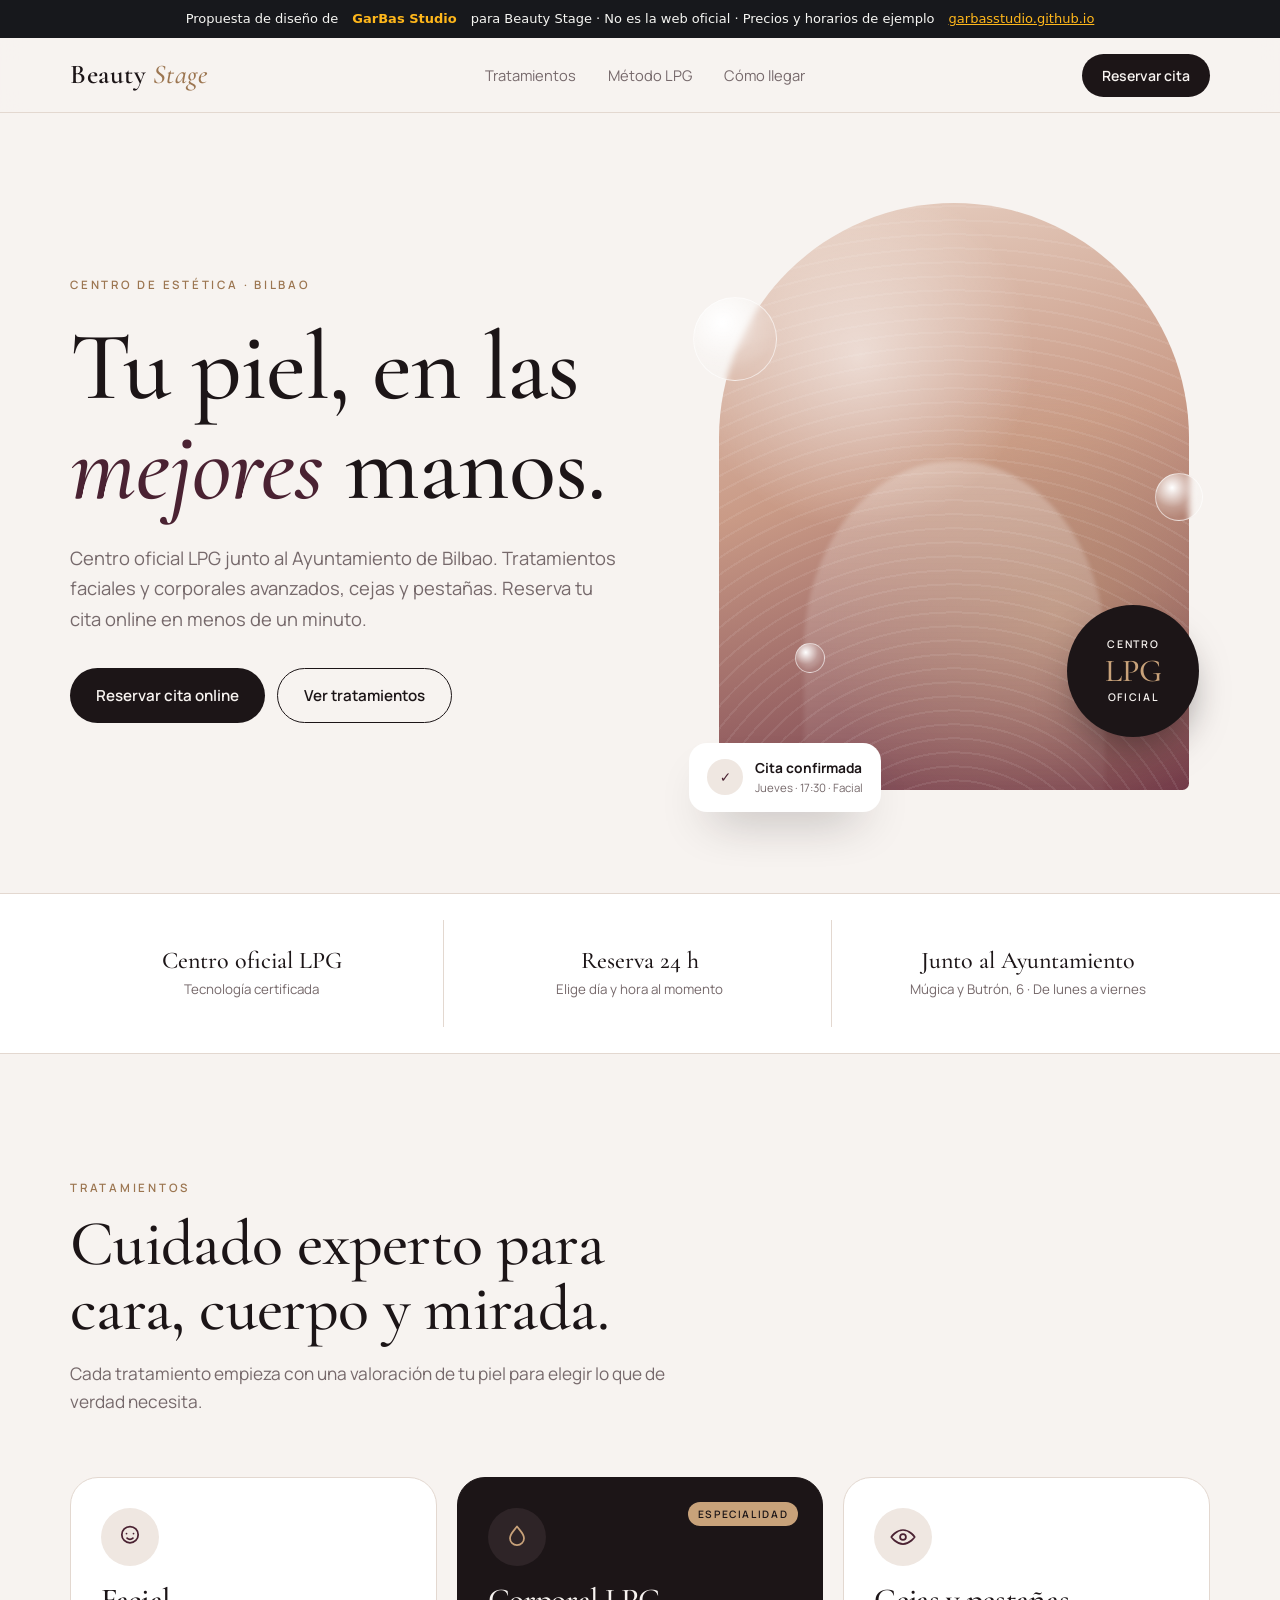
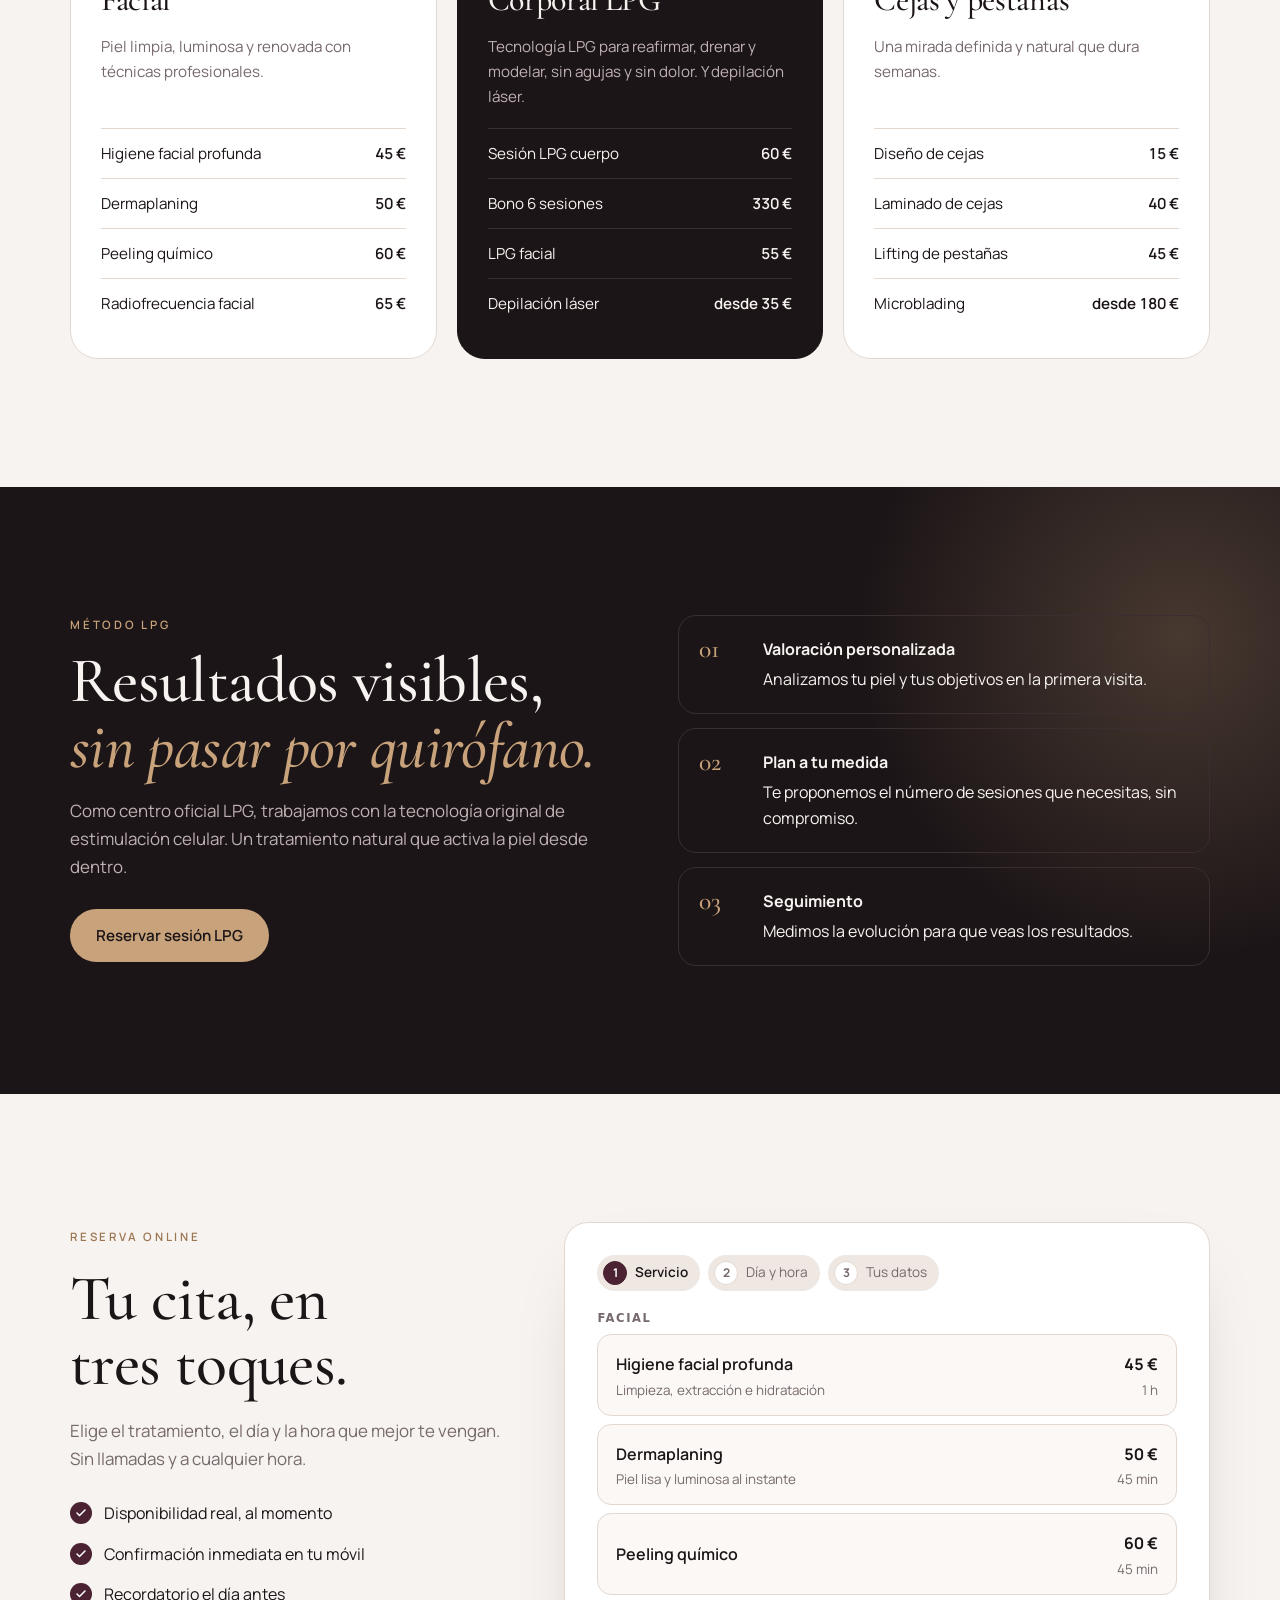
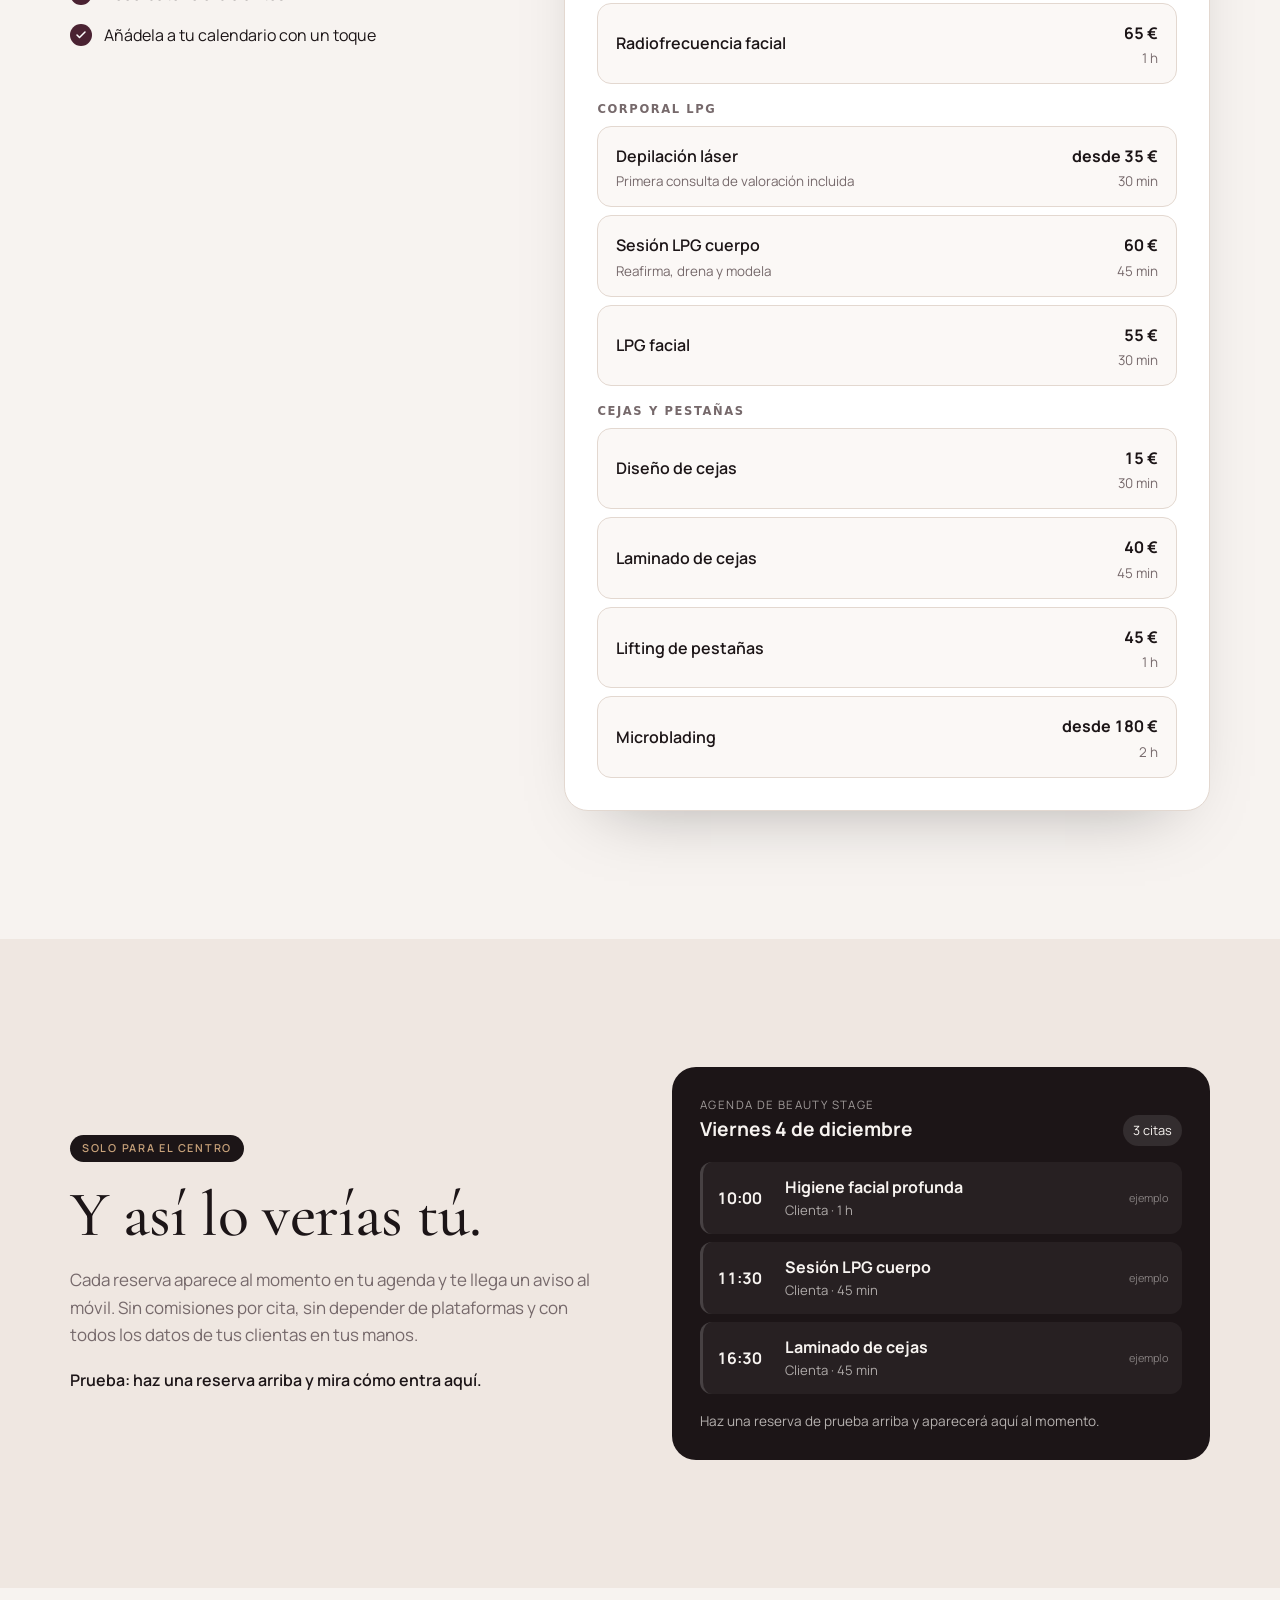
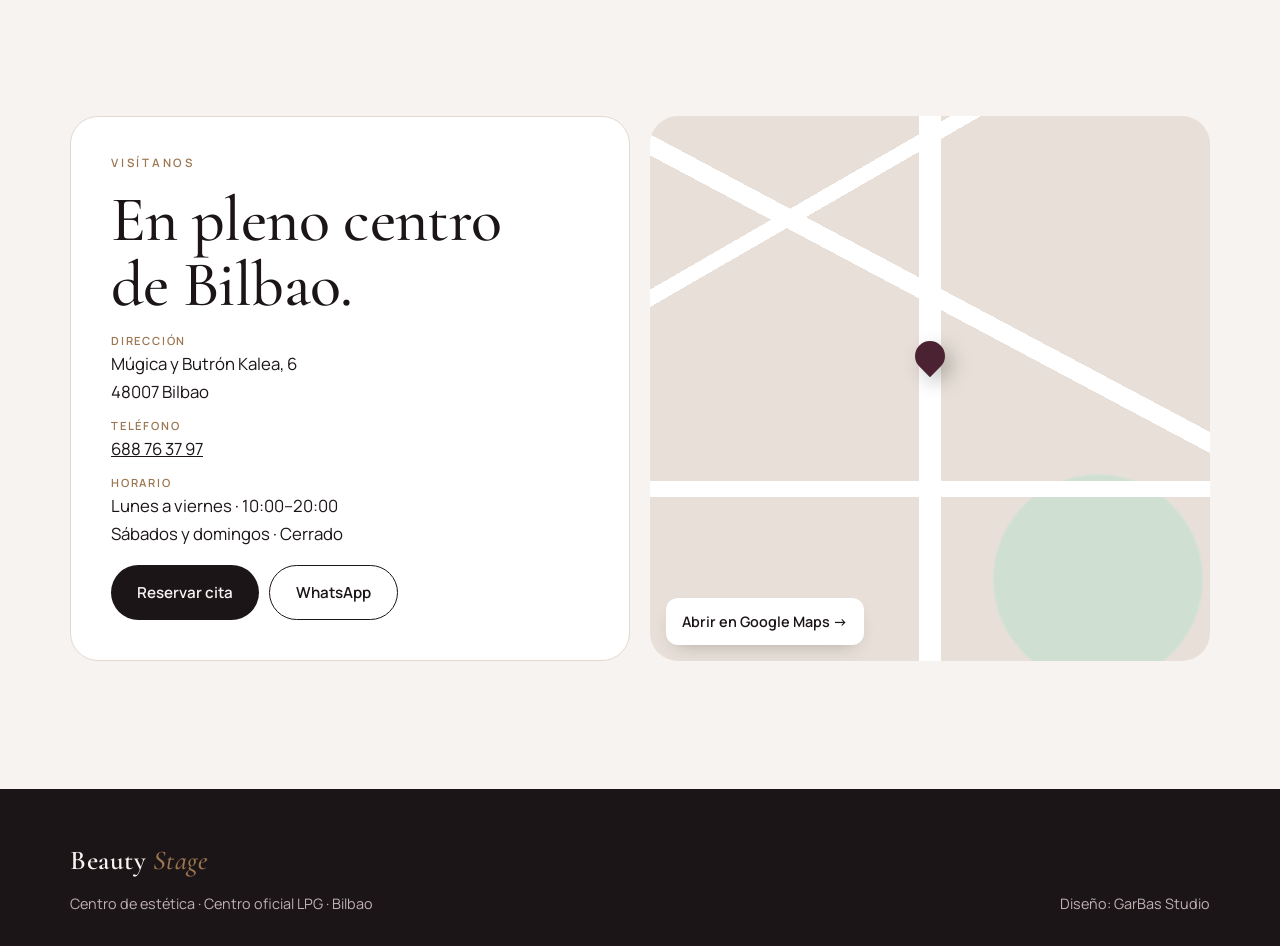
<file: demos/beauty-stage/index.html>
<!doctype html>
<html lang="es">
<head>
<meta charset="utf-8">
<meta name="viewport" content="width=device-width, initial-scale=1, viewport-fit=cover">
<meta name="robots" content="noindex, nofollow">
<title>Beauty Stage · Propuesta de web por GarBas Studio</title>
<meta name="description" content="Propuesta de diseño web con reservas online para Centro de Estética Beauty Stage, preparada por GarBas Studio.">
<link rel="icon" href="data:image/svg+xml,%3Csvg xmlns='http://www.w3.org/2000/svg' viewBox='0 0 64 64'%3E%3Crect width='64' height='64' rx='32' fill='%231C1517'/%3E%3Ctext x='32' y='43' font-family='Georgia' font-size='30' fill='%23D9B48F' text-anchor='middle'%3EB%3C/text%3E%3C/svg%3E">
<link rel="preconnect" href="https://fonts.googleapis.com"><link rel="preconnect" href="https://fonts.gstatic.com" crossorigin>
<link rel="stylesheet" href="https://fonts.googleapis.com/css2?family=Cormorant+Garamond:ital,wght@0,500;0,600;1,500&family=Manrope:wght@400;500;600;700&display=swap">
<link rel="stylesheet" href="../reservas.css">
<style>
/* Layout: estética de cosmética de lujo; porcelana + berenjena + champán; hero partido con arco */
:root{
  --ink:#1C1517; --plum:#4A2232; --porcelain:#F7F3F0; --shell:#EFE7E1; --champ:#C8A27A; --champ-d:#9C7651; --muted:#76696B; --line:#E3D8D0;
  --display:"Cormorant Garamond", Georgia, serif; --body:"Manrope", system-ui, sans-serif;
  --bk-bg:#FBF8F6; --bk-fg:var(--ink); --bk-card:#fff; --bk-line:var(--line); --bk-muted:var(--muted); --bk-accent:var(--plum); --bk-accent-fg:#fff; --bk-soft:var(--shell); --bk-radius:24px; --bk-display:var(--display); --bk-accent-text:var(--plum);
  --ag-bg:var(--ink); --ag-fg:var(--porcelain); --ag-accent:var(--champ); --ag-accent-fg:var(--ink);
}
*{box-sizing:border-box}
html{scroll-behavior:smooth}
body{margin:0;background:var(--porcelain);color:var(--ink);font:16px/1.65 var(--body);-webkit-font-smoothing:antialiased;overflow-x:clip}
a{color:inherit}
.wrap{max-width:1180px;margin:0 auto;padding-left:max(20px,env(safe-area-inset-left,0px));padding-right:max(20px,env(safe-area-inset-right,0px))}
h1,h2,h3{font-family:var(--display);font-weight:500;line-height:1.02;letter-spacing:-.01em;margin:0;text-wrap:balance}
h2{font-size:clamp(2.4rem,5vw,4rem)}
p{margin:0}
.kick{font:600 .72rem/1 var(--body);letter-spacing:.24em;text-transform:uppercase;color:var(--champ-d)}
.btn{display:inline-flex;align-items:center;gap:10px;padding:16px 26px;border-radius:999px;font:600 .95rem var(--body);text-decoration:none;transition:transform .2s,background .2s}
.btn:hover{transform:translateY(-2px)}
.btn-dark{background:var(--ink);color:var(--porcelain)}
.btn-line{border:1px solid var(--ink)}
:focus-visible{outline:3px solid var(--champ);outline-offset:3px}

header.nav{position:sticky;top:0;z-index:50;background:rgba(247,243,240,.85);backdrop-filter:blur(12px);-webkit-backdrop-filter:blur(12px);border-bottom:1px solid var(--line)}
.nav .wrap{display:flex;justify-content:space-between;align-items:center;height:74px;gap:16px}
.brand{font-family:var(--display);font-size:1.7rem;font-weight:600;letter-spacing:.02em;text-decoration:none}
.brand span{font-style:italic;color:var(--champ-d);font-weight:500}
.nav ul{display:flex;gap:32px;list-style:none;margin:0;padding:0;font-size:.92rem}
.nav ul a{text-decoration:none;color:var(--muted)}
.nav ul a:hover{color:var(--ink)}
.nav .btn{padding:12px 20px;font-size:.88rem}
@media (max-width:860px){.nav ul{display:none}}

.hero{padding-block:clamp(40px,7vw,90px) clamp(60px,8vw,110px)}
.hero .wrap{display:grid;grid-template-columns:1.05fr .95fr;gap:clamp(30px,5vw,70px);align-items:center}
@media (max-width:900px){.hero .wrap{grid-template-columns:1fr}}
.hero h1{font-size:clamp(3.2rem,7.6vw,6.6rem);margin-top:22px}
.hero h1 em{color:var(--plum)}
.hero .lead{font-size:1.15rem;color:var(--muted);max-width:30em;margin-top:26px}
.hero .ctas{display:flex;flex-wrap:wrap;gap:12px;margin-top:34px}
.art{position:relative;aspect-ratio:4/5;max-width:470px;width:100%;justify-self:center}
.arch{position:absolute;inset:0;border-radius:999px 999px 28px 28px;overflow:hidden;background:
  radial-gradient(circle at 30% 26%,rgba(255,255,255,.55),transparent 32%),
  radial-gradient(circle at 72% 70%,rgba(200,162,122,.55),transparent 45%),
  linear-gradient(165deg,#E9D3C6 0%,#C99A86 45%,#6D3446 100%)}
.arch::before{content:"";position:absolute;inset:0;background:repeating-radial-gradient(circle at 50% 120%,rgba(255,255,255,.08) 0 2px,transparent 2px 14px)}
.arch::after{content:"";position:absolute;left:18%;right:18%;bottom:-8%;height:64%;border-radius:50% 50% 0 0;background:linear-gradient(180deg,rgba(255,255,255,.28),rgba(255,255,255,0));filter:blur(2px)}
.drop{position:absolute;border-radius:50%;background:radial-gradient(circle at 35% 30%,#fff,rgba(255,255,255,.2) 45%,rgba(255,255,255,0) 70%);border:1px solid rgba(255,255,255,.6);backdrop-filter:blur(3px);animation:float 8s ease-in-out infinite}
.d1{width:84px;height:84px;top:16%;left:-26px}.d2{width:48px;height:48px;top:46%;right:-14px;animation-delay:-3s}.d3{width:30px;height:30px;bottom:20%;left:16%;animation-delay:-5s}
@keyframes float{50%{transform:translateY(-14px)}}
.seal{position:absolute;right:-10px;bottom:9%;width:132px;height:132px;border-radius:50%;background:var(--ink);color:var(--porcelain);display:grid;place-items:center;text-align:center;font:600 .66rem/1.3 var(--body);letter-spacing:.16em;text-transform:uppercase;box-shadow:0 20px 40px -14px rgba(28,21,23,.6)}
.seal b{display:block;font:500 2rem/1 var(--display);letter-spacing:0;color:var(--champ);text-transform:none;margin:4px 0}
.card-float{position:absolute;left:-30px;bottom:-22px;background:#fff;border-radius:18px;padding:14px 18px;box-shadow:0 24px 50px -24px rgba(28,21,23,.45);display:flex;gap:12px;align-items:center;font-size:.86rem}
.card-float i{width:36px;height:36px;border-radius:50%;background:var(--shell);display:grid;place-items:center;font-style:normal;color:var(--plum);font-weight:700}
.card-float small{display:block;color:var(--muted)}
@media (max-width:520px){.card-float{left:0}.seal{right:0;width:110px;height:110px}.d1{left:0}}
@media (prefers-reduced-motion:reduce){.drop{animation:none}html{scroll-behavior:auto}}

.facts{border-block:1px solid var(--line);background:#fff}
.facts .wrap{display:grid;grid-template-columns:repeat(3,1fr)}
.facts div{padding:26px 10px;display:grid;gap:4px;text-align:center;border-right:1px solid var(--line)}
.facts div:last-child{border:0}
.facts b{font:500 1.5rem var(--display)}
.facts small{color:var(--muted)}
@media (max-width:700px){.facts .wrap{grid-template-columns:1fr}.facts div{border-right:0;border-bottom:1px solid var(--line)}}

section{padding-block:clamp(70px,10vw,130px)}
.head{display:grid;gap:18px;max-width:40rem;margin-bottom:clamp(36px,5vw,60px)}
.head p{color:var(--muted);font-size:1.08rem}

.treat{display:grid;grid-template-columns:repeat(3,1fr);gap:20px}
@media (max-width:900px){.treat{grid-template-columns:1fr}}
.tcard{background:#fff;border:1px solid var(--line);border-radius:28px;padding:30px;display:flex;flex-direction:column;gap:18px;position:relative;overflow:hidden}
.tcard .ico{width:58px;height:58px;border-radius:50%;background:var(--shell);display:grid;place-items:center}
.tcard .ico svg{width:28px;height:28px;stroke:var(--plum);fill:none;stroke-width:1.5;stroke-linecap:round;stroke-linejoin:round}
.tcard h3{font-size:2rem}
.tcard p{color:var(--muted);font-size:.95rem}
.tcard ul{list-style:none;margin:0;padding:0;display:grid;gap:0;margin-top:auto}
.tcard li{display:flex;justify-content:space-between;gap:12px;padding:12px 0;border-top:1px solid var(--line);font-size:.95rem}
.tcard li b{font-weight:600;font-variant-numeric:tabular-nums;white-space:nowrap}
.tcard.feat{background:var(--ink);color:var(--porcelain);border-color:var(--ink)}
.tcard.feat p{color:#BFB1B3}.tcard.feat li{border-color:#3A2E31}.tcard.feat .ico{background:#2E2427}.tcard.feat .ico svg{stroke:var(--champ)}
.tcard .tag{position:absolute;top:24px;right:24px;font:600 .64rem/1 var(--body);letter-spacing:.16em;text-transform:uppercase;color:var(--ink);background:var(--champ);padding:7px 10px;border-radius:999px}

.lpg{background:var(--ink);color:var(--porcelain);overflow:hidden;position:relative}
.lpg::before{content:"";position:absolute;width:700px;height:700px;right:-250px;top:-200px;border-radius:50%;background:radial-gradient(circle,rgba(200,162,122,.25),transparent 65%)}
.lpg .wrap{display:grid;grid-template-columns:1fr 1fr;gap:clamp(30px,6vw,80px);align-items:center;position:relative}
@media (max-width:860px){.lpg .wrap{grid-template-columns:1fr}}
.lpg h2 em{color:var(--champ)}
.lpg p{color:#BFB1B3;font-size:1.06rem}
.lpg ol{list-style:none;margin:0;padding:0;display:grid;gap:14px;counter-reset:x}
.lpg li{counter-increment:x;display:grid;grid-template-columns:48px 1fr;gap:16px;align-items:start;padding:20px;border:1px solid #3A2E31;border-radius:18px}
.lpg li::before{content:counter(x,decimal-leading-zero);font:500 1.6rem/1 var(--display);color:var(--champ)}
.lpg li b{display:block;margin-bottom:4px}

.book .wrap{display:grid;grid-template-columns:.8fr 1.2fr;gap:clamp(30px,5vw,70px);align-items:start}
@media (max-width:900px){.book .wrap{grid-template-columns:1fr}}
.perks{list-style:none;margin:28px 0 0;padding:0;display:grid;gap:14px}
.perks li{display:flex;gap:12px;align-items:flex-start}
.perks li::before{content:"";flex:none;width:22px;height:22px;border-radius:50%;background:var(--plum) url("data:image/svg+xml,%3Csvg xmlns='http://www.w3.org/2000/svg' viewBox='0 0 24 24' fill='none' stroke='white' stroke-width='3' stroke-linecap='round' stroke-linejoin='round'%3E%3Cpath d='M20 6 9 17l-5-5'/%3E%3C/svg%3E") center/12px no-repeat;margin-top:2px}

.owner{background:var(--shell)}
.owner .wrap{display:grid;grid-template-columns:1fr 1fr;gap:clamp(30px,5vw,70px);align-items:center}
@media (max-width:900px){.owner .wrap{grid-template-columns:1fr}}
.owner .pill{display:inline-block;background:var(--ink);color:var(--champ);font:600 .68rem/1 var(--body);letter-spacing:.16em;text-transform:uppercase;padding:8px 12px;border-radius:999px}

.visit .wrap{display:grid;grid-template-columns:1fr 1fr;gap:20px}
@media (max-width:860px){.visit .wrap{grid-template-columns:1fr}}
.vcard{background:#fff;border:1px solid var(--line);border-radius:28px;padding:clamp(24px,4vw,40px);display:grid;gap:18px;align-content:start}
.vcard dl{margin:0;display:grid;gap:14px}
.vcard dt{font:600 .7rem/1 var(--body);letter-spacing:.16em;text-transform:uppercase;color:var(--champ-d)}
.vcard dd{margin:4px 0 0;font-size:1.05rem}
.map{border-radius:28px;min-height:320px;position:relative;overflow:hidden;background:
  linear-gradient(90deg,transparent 48%,#fff 48% 52%,transparent 52%),
  linear-gradient(0deg,transparent 30%,#fff 30% 33%,transparent 33%),
  linear-gradient(28deg,transparent 60%,#fff 60% 62.5%,transparent 62.5%),
  linear-gradient(150deg,transparent 20%,#fff 20% 22%,transparent 22%),
  radial-gradient(circle at 80% 85%,#CFE0D3 0 16%,transparent 16.5%),#E8E0D8}
.map::after{content:"";position:absolute;left:50%;top:44%;width:30px;height:30px;border-radius:50% 50% 50% 0;background:var(--plum);transform:translate(-50%,-50%) rotate(-45deg);box-shadow:0 10px 20px rgba(0,0,0,.25)}
.map a{position:absolute;left:16px;bottom:16px;background:#fff;padding:12px 16px;border-radius:12px;font-weight:600;font-size:.9rem;text-decoration:none;box-shadow:0 8px 20px -10px rgba(0,0,0,.3)}

footer{background:var(--ink);color:#BFB1B3;padding-block:50px 30px;font-size:.9rem}
footer .wrap{display:flex;flex-wrap:wrap;justify-content:space-between;gap:20px;align-items:end}
footer .brand{color:var(--porcelain)}
.mbook{position:fixed;left:0;right:0;bottom:0;z-index:40;padding:10px max(16px,env(safe-area-inset-right,0px)) calc(10px + env(safe-area-inset-bottom,0px)) max(16px,env(safe-area-inset-left,0px));background:rgba(247,243,240,.92);backdrop-filter:blur(10px);border-top:1px solid var(--line);display:none}
.mbook .btn{width:100%;justify-content:center}
@media (max-width:760px){.mbook{display:block}footer{padding-bottom:100px}}
</style>
</head>
<body>
<div class="proposal">Propuesta de diseño de <b>GarBas Studio</b> para Beauty Stage · No es la web oficial · Precios y horarios de ejemplo <a href="https://garbasstudio.github.io">garbasstudio.github.io</a></div>

<header class="nav">
  <div class="wrap">
    <a class="brand" href="#">Beauty <span>Stage</span></a>
    <ul><li><a href="#tratamientos">Tratamientos</a></li><li><a href="#lpg">Método LPG</a></li><li><a href="#visita">Cómo llegar</a></li></ul>
    <a class="btn btn-dark" href="#reservar">Reservar cita</a>
  </div>
</header>

<main>
<section class="hero">
  <div class="wrap">
    <div>
      <span class="kick">Centro de estética · Bilbao</span>
      <h1>Tu piel, en las <em>mejores</em> manos.</h1>
      <p class="lead">Centro oficial LPG junto al Ayuntamiento de Bilbao. Tratamientos faciales y corporales avanzados, cejas y pestañas. Reserva tu cita online en menos de un minuto.</p>
      <div class="ctas"><a class="btn btn-dark" href="#reservar">Reservar cita online</a><a class="btn btn-line" href="#tratamientos">Ver tratamientos</a></div>
    </div>
    <div class="art" aria-hidden="true">
      <div class="arch"></div>
      <span class="drop d1"></span><span class="drop d2"></span><span class="drop d3"></span>
      <div class="seal"><span>Centro<b>LPG</b>oficial</span></div>
      <div class="card-float"><i>✓</i><span><b>Cita confirmada</b><small>Jueves · 17:30 · Facial</small></span></div>
    </div>
  </div>
</section>

<div class="facts"><div class="wrap">
  <div><b>Centro oficial LPG</b><small>Tecnología certificada</small></div>
  <div><b>Reserva 24 h</b><small>Elige día y hora al momento</small></div>
  <div><b>Junto al Ayuntamiento</b><small>Múgica y Butrón, 6 · De lunes a viernes</small></div>
</div></div>

<section id="tratamientos">
  <div class="wrap">
    <div class="head"><span class="kick">Tratamientos</span><h2>Cuidado experto para cara, cuerpo y mirada.</h2><p>Cada tratamiento empieza con una valoración de tu piel para elegir lo que de verdad necesita.</p></div>
    <div class="treat">
      <article class="tcard">
        <span class="ico"><svg viewBox="0 0 24 24"><circle cx="12" cy="10" r="7"/><path d="M9 9h.01M15 9h.01M9.5 13a3.5 3.5 0 0 0 5 0"/></svg></span>
        <h3>Facial</h3><p>Piel limpia, luminosa y renovada con técnicas profesionales.</p>
        <ul><li>Higiene facial profunda<b>45 €</b></li><li>Dermaplaning<b>50 €</b></li><li>Peeling químico<b>60 €</b></li><li>Radiofrecuencia facial<b>65 €</b></li></ul>
      </article>
      <article class="tcard feat">
        <span class="tag">Especialidad</span>
        <span class="ico"><svg viewBox="0 0 24 24"><path d="M12 3c3 4 6 6.5 6 10a6 6 0 0 1-12 0c0-3.5 3-6 6-10z"/></svg></span>
        <h3>Corporal LPG</h3><p>Tecnología LPG para reafirmar, drenar y modelar, sin agujas y sin dolor. Y depilación láser.</p>
        <ul><li>Sesión LPG cuerpo<b>60 €</b></li><li>Bono 6 sesiones<b>330 €</b></li><li>LPG facial<b>55 €</b></li><li>Depilación láser<b>desde 35 €</b></li></ul>
      </article>
      <article class="tcard">
        <span class="ico"><svg viewBox="0 0 24 24"><path d="M2 12s4-6 10-6 10 6 10 6-4 6-10 6S2 12 2 12z"/><circle cx="12" cy="12" r="2.5"/></svg></span>
        <h3>Cejas y pestañas</h3><p>Una mirada definida y natural que dura semanas.</p>
        <ul><li>Diseño de cejas<b>15 €</b></li><li>Laminado de cejas<b>40 €</b></li><li>Lifting de pestañas<b>45 €</b></li><li>Microblading<b>desde 180 €</b></li></ul>
      </article>
    </div>
  </div>
</section>

<section class="lpg" id="lpg">
  <div class="wrap">
    <div class="head" style="margin:0"><span class="kick" style="color:var(--champ)">Método LPG</span><h2>Resultados visibles, <em>sin pasar por quirófano.</em></h2><p>Como centro oficial LPG, trabajamos con la tecnología original de estimulación celular. Un tratamiento natural que activa la piel desde dentro.</p><a class="btn" style="background:var(--champ);color:var(--ink);justify-self:start;margin-top:10px" href="#reservar">Reservar sesión LPG</a></div>
    <ol>
      <li><span><b>Valoración personalizada</b>Analizamos tu piel y tus objetivos en la primera visita.</span></li>
      <li><span><b>Plan a tu medida</b>Te proponemos el número de sesiones que necesitas, sin compromiso.</span></li>
      <li><span><b>Seguimiento</b>Medimos la evolución para que veas los resultados.</span></li>
    </ol>
  </div>
</section>

<section class="book" id="reservar">
  <div class="wrap">
    <div>
      <span class="kick">Reserva online</span>
      <h2 style="margin-top:18px">Tu cita, en tres toques.</h2>
      <p style="color:var(--muted);margin-top:20px;font-size:1.06rem">Elige el tratamiento, el día y la hora que mejor te vengan. Sin llamadas y a cualquier hora.</p>
      <ul class="perks"><li>Disponibilidad real, al momento</li><li>Confirmación inmediata en tu móvil</li><li>Recordatorio el día antes</li><li>Añádela a tu calendario con un toque</li></ul>
    </div>
    <div id="booking" aria-live="polite"></div>
  </div>
</section>

<section class="owner">
  <div class="wrap">
    <div>
      <span class="pill">Solo para el centro</span>
      <h2 style="margin-top:20px">Y así lo verías tú.</h2>
      <p style="color:var(--muted);margin-top:18px;font-size:1.06rem">Cada reserva aparece al momento en tu agenda y te llega un aviso al móvil. Sin comisiones por cita, sin depender de plataformas y con todos los datos de tus clientas en tus manos.</p>
      <p style="margin-top:18px;font-weight:600">Prueba: haz una reserva arriba y mira cómo entra aquí.</p>
    </div>
    <div id="agenda"></div>
  </div>
</section>

<section class="visit" id="visita">
  <div class="wrap">
    <div class="vcard">
      <span class="kick">Visítanos</span>
      <h2>En pleno centro de Bilbao.</h2>
      <dl>
        <div><dt>Dirección</dt><dd>Múgica y Butrón Kalea, 6<br>48007 Bilbao</dd></div>
        <div><dt>Teléfono</dt><dd><a href="tel:+34688763797">688 76 37 97</a></dd></div>
        <div><dt>Horario</dt><dd>Lunes a viernes · 10:00–20:00<br>Sábados y domingos · Cerrado</dd></div>
      </dl>
      <div style="display:flex;gap:10px;flex-wrap:wrap"><a class="btn btn-dark" href="#reservar">Reservar cita</a><a class="btn btn-line" href="https://wa.me/34688763797" rel="noopener">WhatsApp</a></div>
    </div>
    <div class="map" role="img" aria-label="Mapa de la ubicación"><a href="https://www.google.com/maps/search/?api=1&query=M%C3%BAgica+y+Butr%C3%B3n+6+Bilbao" target="_blank" rel="noopener">Abrir en Google Maps →</a></div>
  </div>
</section>
</main>

<footer><div class="wrap"><div><a class="brand" href="#">Beauty <span>Stage</span></a><p style="margin-top:8px">Centro de estética · Centro oficial LPG · Bilbao</p></div><p>Diseño: GarBas Studio</p></div></footer>
<div class="mbook"><a class="btn btn-dark" href="#reservar">Reservar cita online</a></div>

<script>
window.DEMO = {
  slug:"beauty-stage", name:"Beauty Stage", who:"centro", address:"Múgica y Butrón 6, 48007 Bilbao", slot:30, days:21,
  hours:{1:[["10:00","20:00"]],2:[["10:00","20:00"]],3:[["10:00","20:00"]],4:[["10:00","20:00"]],5:[["10:00","20:00"]]},
  services:[
    {id:"hig",cat:"Facial",name:"Higiene facial profunda",dur:60,price:45,desc:"Limpieza, extracción e hidratación"},
    {id:"derma",cat:"Facial",name:"Dermaplaning",dur:45,price:50,desc:"Piel lisa y luminosa al instante"},
    {id:"peel",cat:"Facial",name:"Peeling químico",dur:45,price:60},
    {id:"rf",cat:"Facial",name:"Radiofrecuencia facial",dur:60,price:65},
    {id:"laser",cat:"Corporal LPG",name:"Depilación láser",dur:30,price:"desde 35 €",desc:"Primera consulta de valoración incluida"},
    {id:"lpgc",cat:"Corporal LPG",name:"Sesión LPG cuerpo",dur:45,price:60,desc:"Reafirma, drena y modela"},
    {id:"lpgf",cat:"Corporal LPG",name:"LPG facial",dur:30,price:55},
    {id:"cejas",cat:"Cejas y pestañas",name:"Diseño de cejas",dur:30,price:15},
    {id:"lam",cat:"Cejas y pestañas",name:"Laminado de cejas",dur:45,price:40},
    {id:"lift",cat:"Cejas y pestañas",name:"Lifting de pestañas",dur:60,price:45},
    {id:"micb",cat:"Cejas y pestañas",name:"Microblading",dur:120,price:"desde 180 €"}
  ],
  agendaExamples:[{time:"10:00",svc:"Higiene facial profunda",name:"Clienta",dur:60},{time:"11:30",svc:"Sesión LPG cuerpo",name:"Clienta",dur:45},{time:"16:30",svc:"Laminado de cejas",name:"Clienta",dur:45}]
};
</script>
<script src="../reservas.js"></script>
</body>
</html>
</file>
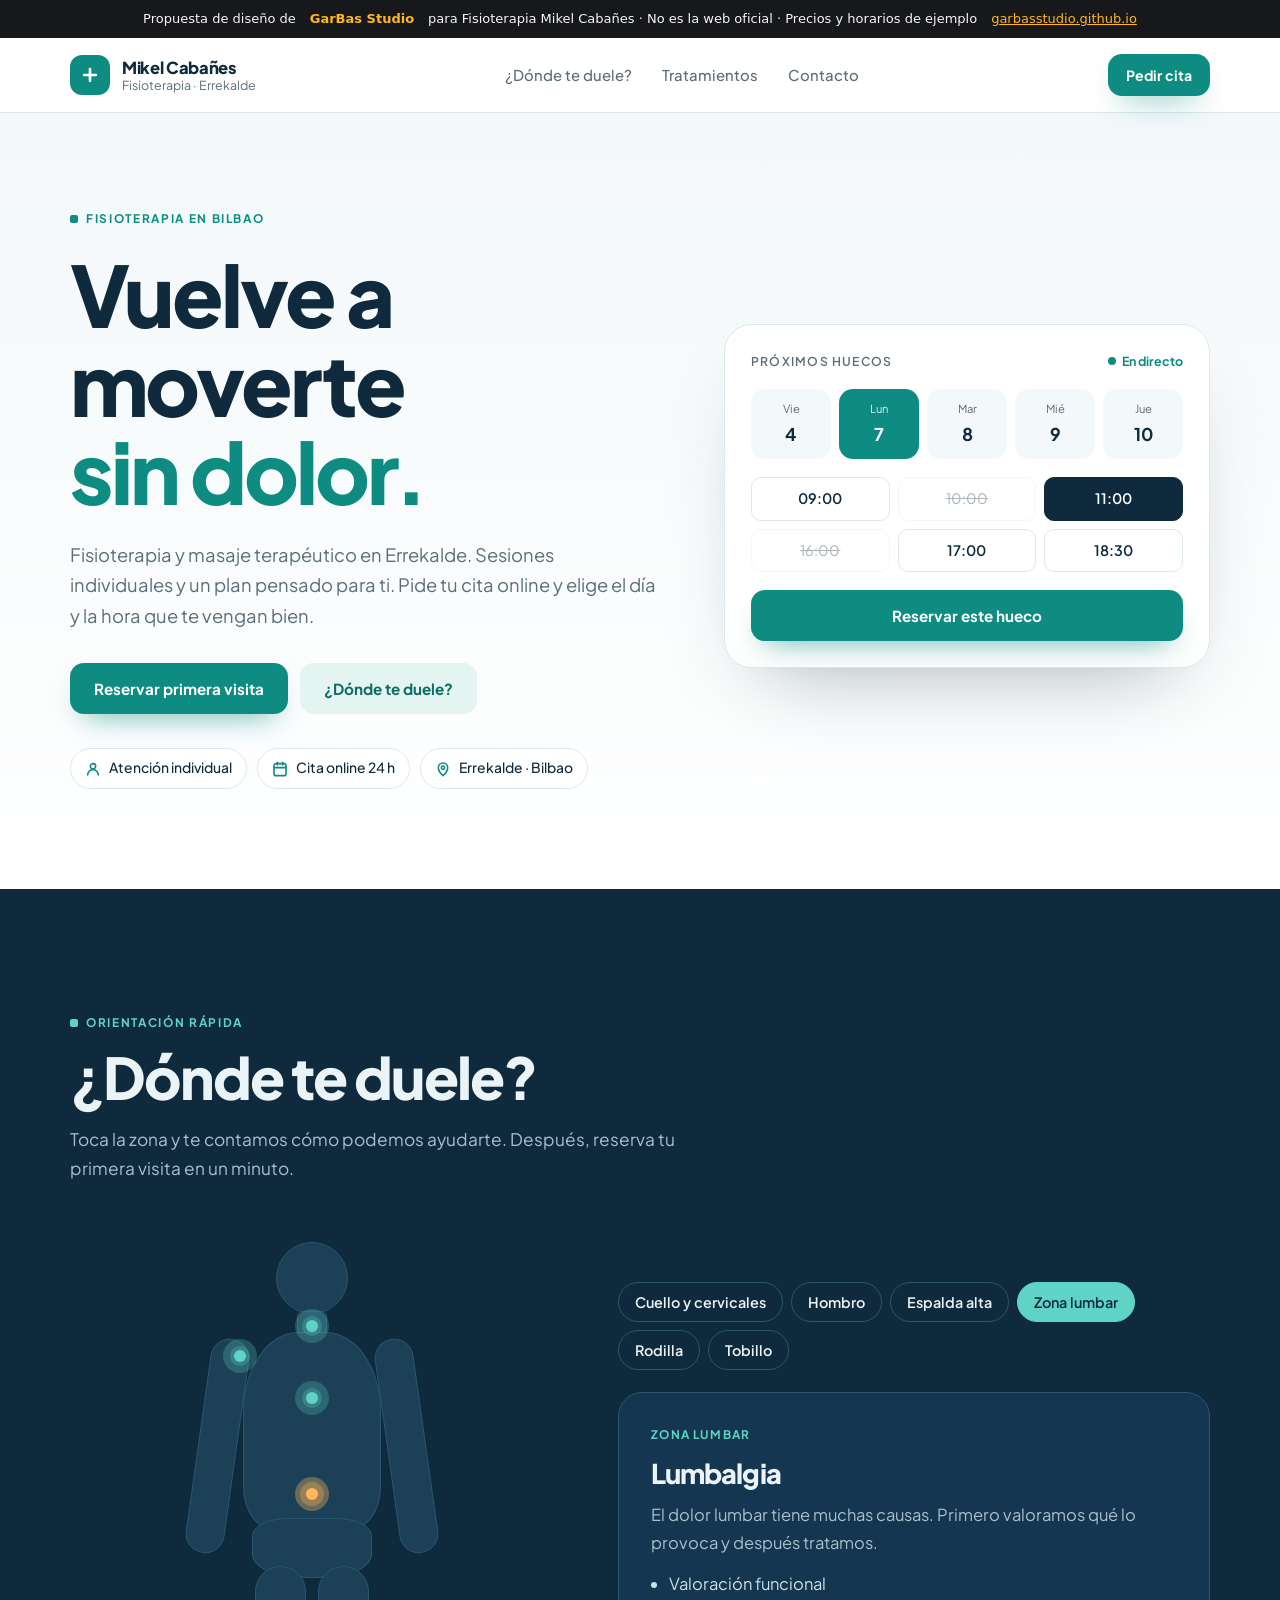
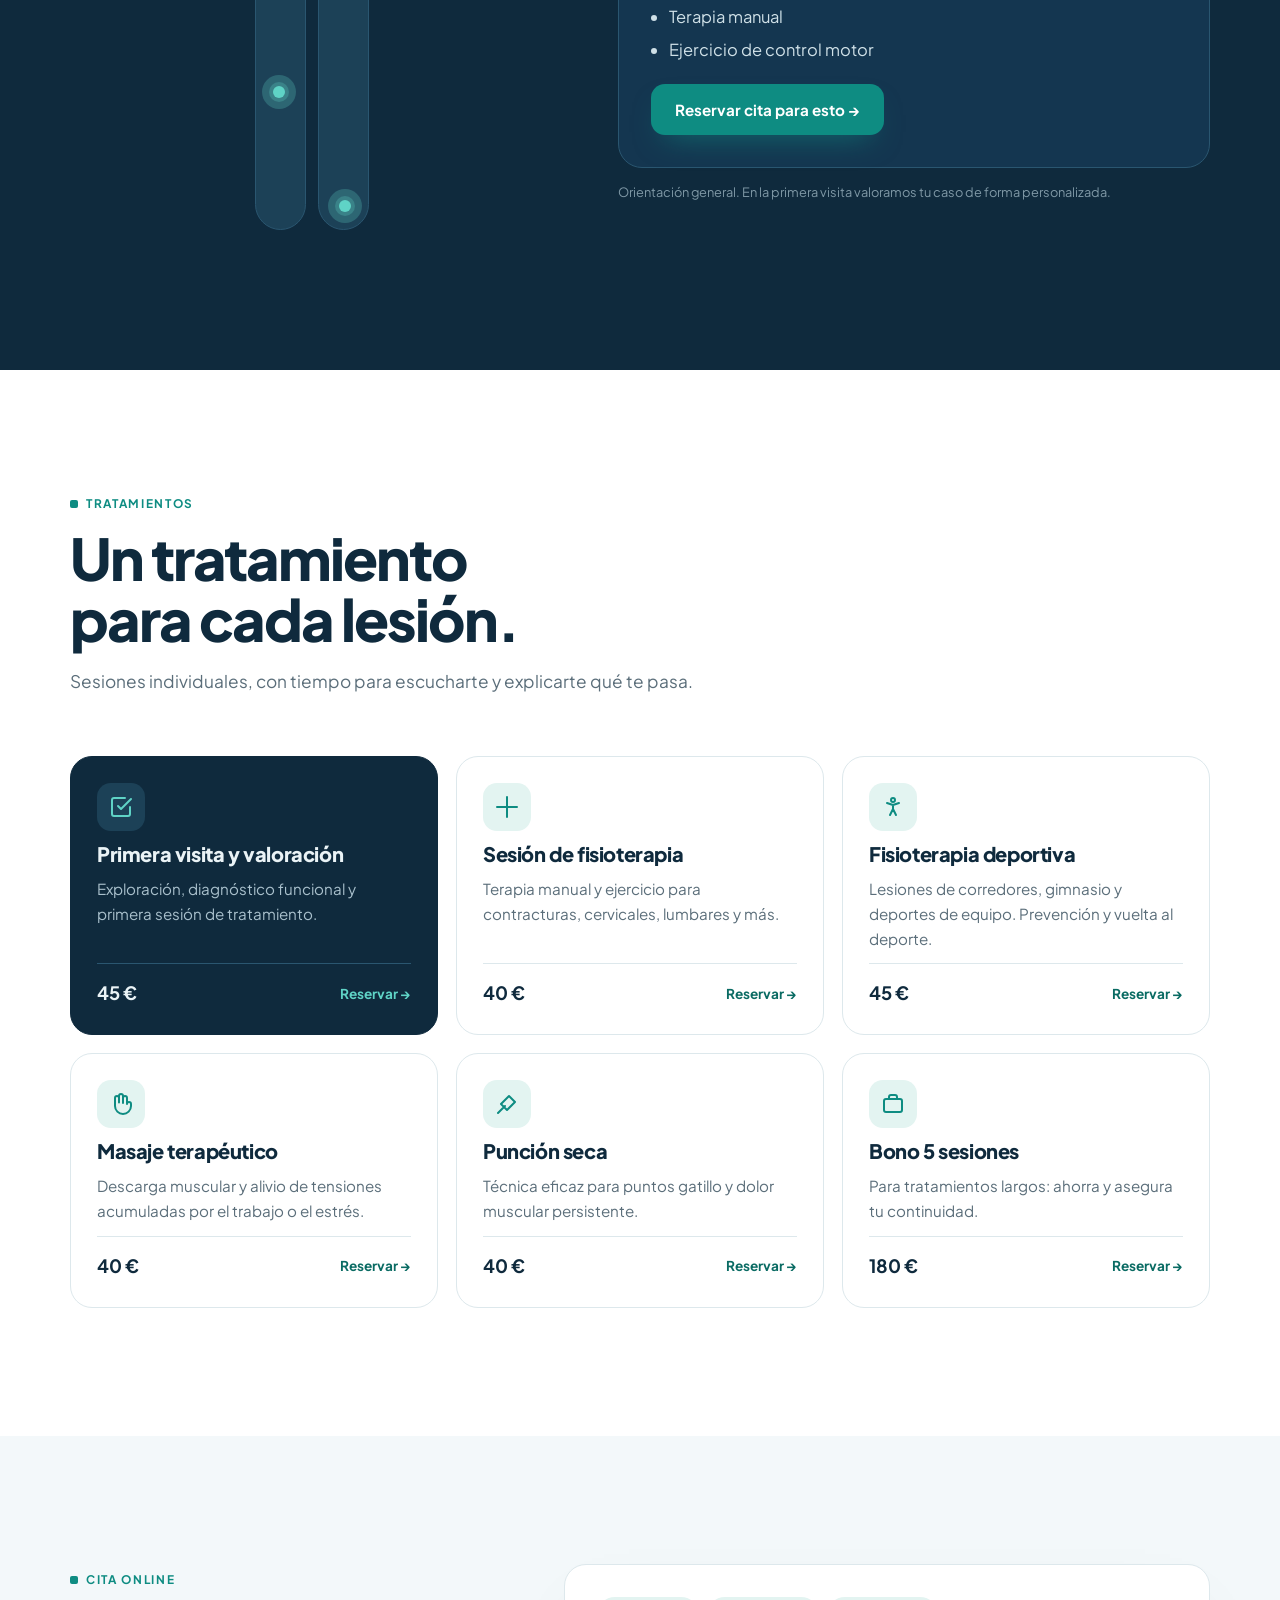
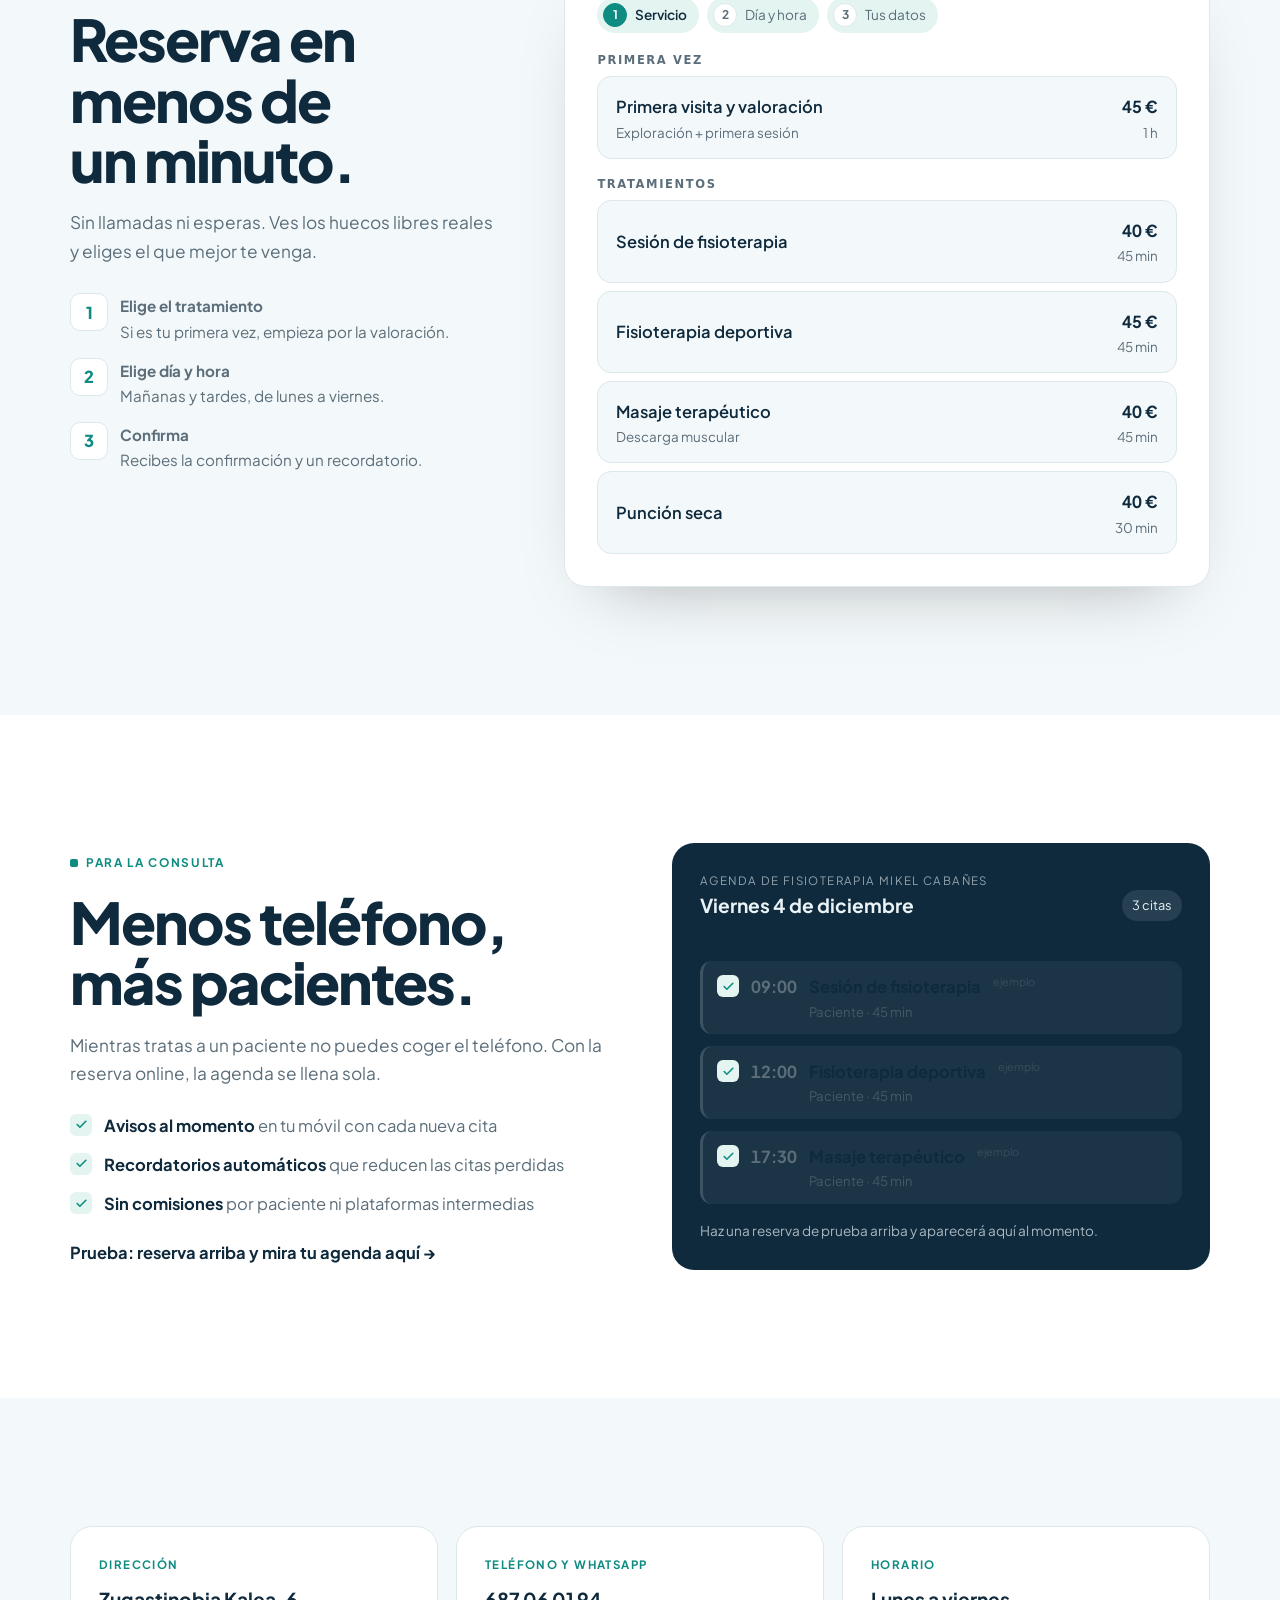
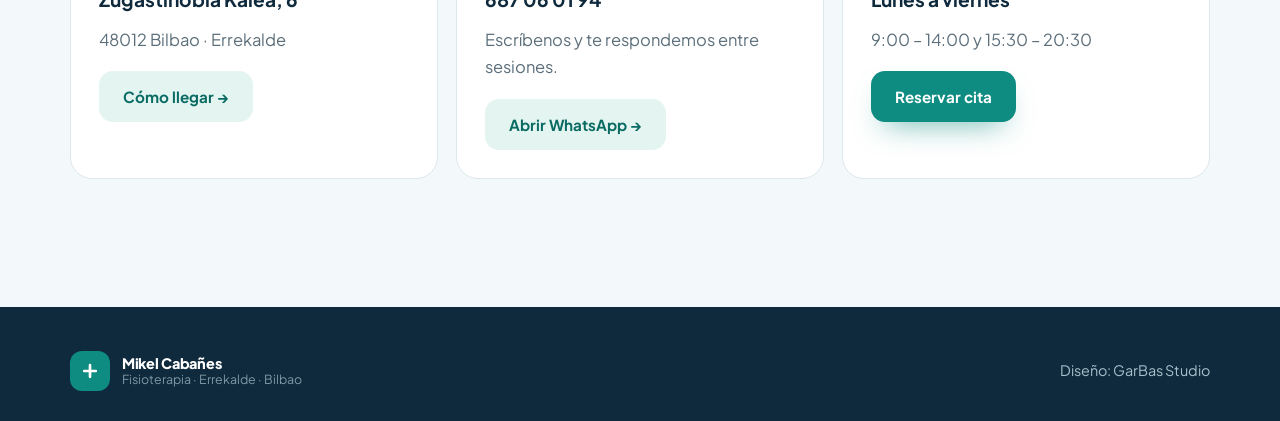
<file: demos/fisio-cabanes/index.html>
<!doctype html>
<html lang="es">
<head>
<meta charset="utf-8">
<meta name="viewport" content="width=device-width, initial-scale=1, viewport-fit=cover">
<meta name="robots" content="noindex, nofollow">
<title>Fisioterapia Mikel Cabañes · Propuesta de web por GarBas Studio</title>
<meta name="description" content="Propuesta de diseño web con reservas online para Fisioterapia Mikel Cabañes, preparada por GarBas Studio.">
<link rel="icon" href="data:image/svg+xml,%3Csvg xmlns='http://www.w3.org/2000/svg' viewBox='0 0 64 64'%3E%3Crect width='64' height='64' rx='16' fill='%230E8C82'/%3E%3Cpath d='M32 16v32M16 32h32' stroke='white' stroke-width='8' stroke-linecap='round'/%3E%3C/svg%3E">
<link rel="preconnect" href="https://fonts.googleapis.com"><link rel="preconnect" href="https://fonts.gstatic.com" crossorigin>
<link rel="stylesheet" href="https://fonts.googleapis.com/css2?family=Plus+Jakarta+Sans:wght@400;500;600;700;800&display=swap">
<link rel="stylesheet" href="../reservas.css">
<style>
/* Layout: clínica limpia y cercana; blanco + azul noche + verde agua; mapa corporal interactivo como pieza central */
:root{
  --navy:#0F2A3D; --teal:#0E8C82; --teal-d:#0A6B63; --mint:#E3F4F1; --sky:#F3F8FA; --white:#fff; --muted:#5B6E7A; --line:#DDE8EC;
  --font:"Plus Jakarta Sans", system-ui, -apple-system, sans-serif;
  --bk-bg:var(--sky); --bk-fg:var(--navy); --bk-card:#fff; --bk-line:var(--line); --bk-muted:var(--muted); --bk-accent:var(--teal); --bk-accent-fg:#fff; --bk-soft:var(--mint); --bk-radius:22px; --bk-display:var(--font); --bk-accent-text:var(--teal-d);
  --ag-bg:var(--navy); --ag-fg:#EAF3F6; --ag-accent:#5FD3C6; --ag-accent-fg:var(--navy);
}
*{box-sizing:border-box}
html{scroll-behavior:smooth}
body{margin:0;background:var(--white);color:var(--navy);font:16.5px/1.65 var(--font);-webkit-font-smoothing:antialiased;overflow-x:clip}
a{color:inherit}
.wrap{max-width:1180px;margin:0 auto;padding-left:max(20px,env(safe-area-inset-left,0px));padding-right:max(20px,env(safe-area-inset-right,0px))}
h1,h2,h3{font-weight:800;line-height:1.05;letter-spacing:-.035em;margin:0;text-wrap:balance}
h2{font-size:clamp(2.2rem,4.6vw,3.6rem)}
p{margin:0}
.kick{display:inline-flex;align-items:center;gap:8px;font:700 .74rem/1 var(--font);letter-spacing:.14em;text-transform:uppercase;color:var(--teal)}
.kick::before{content:"";width:8px;height:8px;border-radius:2px;background:var(--teal)}
.btn{display:inline-flex;align-items:center;gap:10px;padding:16px 24px;border-radius:14px;font:700 .95rem var(--font);text-decoration:none;transition:transform .2s,box-shadow .2s;border:0;cursor:pointer}
.btn:hover{transform:translateY(-2px)}
.btn-teal{background:var(--teal);color:#fff;box-shadow:0 14px 30px -14px rgba(14,140,130,.7)}
.btn-soft{background:var(--mint);color:var(--teal-d)}
:focus-visible{outline:3px solid var(--teal);outline-offset:3px}

header.nav{position:sticky;top:0;z-index:50;background:rgba(255,255,255,.88);backdrop-filter:blur(12px);-webkit-backdrop-filter:blur(12px);border-bottom:1px solid var(--line)}
.nav .wrap{display:flex;justify-content:space-between;align-items:center;height:74px;gap:16px}
.brand{display:flex;align-items:center;gap:12px;text-decoration:none}
.brand i{width:40px;height:40px;border-radius:12px;background:var(--teal);display:grid;place-items:center}
.brand i svg{width:20px;height:20px;stroke:#fff;stroke-width:3.2;stroke-linecap:round}
.brand span{display:grid;line-height:1.15}
.brand b{font-weight:800;letter-spacing:-.02em}
.brand small{color:var(--muted);font-size:.78rem}
.nav ul{display:flex;gap:30px;list-style:none;margin:0;padding:0;font-weight:500;font-size:.93rem}
.nav ul a{text-decoration:none;color:var(--muted)}.nav ul a:hover{color:var(--navy)}
.nav .btn{padding:12px 18px;font-size:.88rem}
@media (max-width:880px){.nav ul{display:none}}
@media (max-width:420px){.brand small{display:none}}

.hero{background:linear-gradient(180deg,var(--sky),#fff);padding-block:clamp(40px,7vw,90px) clamp(60px,8vw,100px)}
.hero .wrap{display:grid;grid-template-columns:1.1fr .9fr;gap:clamp(30px,5vw,60px);align-items:center}
@media (max-width:920px){.hero .wrap{grid-template-columns:1fr}}
.hero h1{font-size:clamp(2.8rem,6.6vw,5.4rem);margin-top:20px}
.hero h1 span{color:var(--teal)}
.hero .lead{font-size:1.15rem;color:var(--muted);max-width:32em;margin-top:24px}
.hero .ctas{display:flex;flex-wrap:wrap;gap:12px;margin-top:32px}
.trust{display:flex;flex-wrap:wrap;gap:10px;margin-top:34px}
.trust span{display:inline-flex;gap:8px;align-items:center;background:#fff;border:1px solid var(--line);border-radius:999px;padding:8px 14px;font-size:.87rem;font-weight:500}
.trust svg{width:16px;height:16px;stroke:var(--teal);fill:none;stroke-width:2.4;stroke-linecap:round;stroke-linejoin:round}

/* tarjeta de "próxima cita" */
.hcard{background:#fff;border:1px solid var(--line);border-radius:28px;padding:26px;box-shadow:0 40px 80px -40px rgba(15,42,61,.35);display:grid;gap:18px;position:relative}
.hcard::before{content:"";position:absolute;inset:-14px -14px auto auto;width:120px;height:120px;border-radius:50%;background:radial-gradient(circle,var(--mint),transparent 70%);z-index:-1}
.hc-top{display:flex;justify-content:space-between;align-items:center}
.hc-top small{color:var(--muted);font-weight:600;font-size:.76rem;letter-spacing:.1em;text-transform:uppercase}
.hc-live{display:inline-flex;gap:6px;align-items:center;font-size:.78rem;font-weight:700;color:var(--teal)}
.hc-live i{width:8px;height:8px;border-radius:50%;background:var(--teal);animation:pulse 1.6s infinite}
@keyframes pulse{0%{box-shadow:0 0 0 0 rgba(14,140,130,.5)}100%{box-shadow:0 0 0 10px rgba(14,140,130,0)}}
.week{display:grid;grid-template-columns:repeat(5,1fr);gap:8px}
.week div{border-radius:14px;padding:10px 0;text-align:center;background:var(--sky);display:grid;gap:2px}
.week div small{font-size:.7rem;color:var(--muted)}
.week div b{font-size:1.1rem}
.week div.on{background:var(--teal);color:#fff}.week div.on small{color:#CFF1EC}
.times{display:grid;grid-template-columns:repeat(3,1fr);gap:8px}
.times span{border:1px solid var(--line);border-radius:10px;padding:9px 0;text-align:center;font-weight:600;font-size:.9rem}
.times span.x{opacity:.35;text-decoration:line-through;font-weight:400}
.times span.on{background:var(--navy);color:#fff;border-color:var(--navy)}
@media (prefers-reduced-motion:reduce){.hc-live i{animation:none}html{scroll-behavior:auto}}

section{padding-block:clamp(70px,10vw,130px)}
.head{display:grid;gap:18px;max-width:42rem;margin-bottom:clamp(36px,5vw,60px)}
.head p{color:var(--muted);font-size:1.08rem}

/* mapa corporal */
.pain{background:var(--navy);color:#EAF3F6}
.pain .kick{color:#5FD3C6}.pain .kick::before{background:#5FD3C6}
.pain .head p{color:#A9C0CC}
.pain-grid{display:grid;grid-template-columns:.9fr 1.1fr;gap:clamp(30px,5vw,70px);align-items:center}
@media (max-width:900px){.pain-grid{grid-template-columns:1fr}}
.body{position:relative;width:min(300px,80vw);aspect-ratio:1/2;margin:0 auto}
.body .p{position:absolute;background:#1C4157;border:1px solid #2A5670}
.b-head{left:38%;top:0;width:24%;height:12%;border-radius:50%}
.b-neck{left:45%;top:11.5%;width:10%;height:4%;border-radius:6px}
.b-torso{left:27%;top:15%;width:46%;height:33%;border-radius:40% 40% 22% 22%}
.b-arm-l{left:12%;top:16%;width:13%;height:36%;border-radius:40px;transform:rotate(8deg)}
.b-arm-r{right:12%;top:16%;width:13%;height:36%;border-radius:40px;transform:rotate(-8deg)}
.b-hip{left:30%;top:46%;width:40%;height:10%;border-radius:30% 30% 40% 40%}
.b-leg-l{left:31%;top:54%;width:17%;height:44%;border-radius:40px}
.b-leg-r{right:31%;top:54%;width:17%;height:44%;border-radius:40px}
.dot{position:absolute;width:34px;height:34px;margin:-17px 0 0 -17px;border-radius:50%;border:0;padding:0;cursor:pointer;background:rgba(95,211,198,.25);display:grid;place-items:center;transition:transform .2s}
.dot::after{content:"";width:12px;height:12px;border-radius:50%;background:#5FD3C6;box-shadow:0 0 0 4px rgba(95,211,198,.25)}
.dot:hover{transform:scale(1.15)}
.dot.on{background:rgba(255,183,90,.35)}.dot.on::after{background:#FFB75A;box-shadow:0 0 0 6px rgba(255,183,90,.3)}
.zones{display:flex;flex-wrap:wrap;gap:8px;margin-bottom:22px}
.zones button{font:600 .9rem var(--font);border:1px solid #2A5670;background:transparent;color:#EAF3F6;border-radius:999px;padding:10px 16px;cursor:pointer}
.zones button[aria-pressed="true"]{background:#5FD3C6;border-color:#5FD3C6;color:var(--navy)}
.reco{background:#143650;border:1px solid #2A5670;border-radius:24px;padding:clamp(22px,3vw,32px);display:grid;gap:14px}
.reco small{color:#5FD3C6;font-weight:700;letter-spacing:.1em;text-transform:uppercase;font-size:.74rem}
.reco h3{font-size:1.7rem}
.reco p{color:#A9C0CC}
.reco ul{margin:0;padding-left:18px;color:#CFE0E7;display:grid;gap:6px}
.reco .btn{justify-self:start;margin-top:6px}
.disclaimer{font-size:.8rem;color:#7F98A6;margin-top:14px}

.svcs{display:grid;grid-template-columns:repeat(3,1fr);gap:18px}
@media (max-width:900px){.svcs{grid-template-columns:1fr 1fr}}
@media (max-width:600px){.svcs{grid-template-columns:1fr}}
.svc{border:1px solid var(--line);border-radius:22px;padding:26px;display:flex;flex-direction:column;gap:12px;transition:border-color .2s,transform .2s,box-shadow .2s;background:#fff}
.svc:hover{border-color:var(--teal);transform:translateY(-4px);box-shadow:0 24px 40px -28px rgba(15,42,61,.4)}
.svc .ic{width:48px;height:48px;border-radius:14px;background:var(--mint);display:grid;place-items:center}
.svc .ic svg{width:24px;height:24px;stroke:var(--teal);fill:none;stroke-width:2;stroke-linecap:round;stroke-linejoin:round}
.svc h3{font-size:1.25rem;letter-spacing:-.02em}
.svc p{color:var(--muted);font-size:.95rem}
.svc .row{display:flex;justify-content:space-between;align-items:center;margin-top:auto;padding-top:14px;border-top:1px solid var(--line);font-size:.92rem}
.svc .row b{font-size:1.15rem}
.svc .row button{font:700 .85rem var(--font);color:var(--teal-d);background:none;border:0;cursor:pointer;padding:6px 0}
.svc.hl{background:var(--navy);color:#EAF3F6;border-color:var(--navy)}
.svc.hl p{color:#A9C0CC}.svc.hl .row{border-color:#2A5670}.svc.hl .row button{color:#5FD3C6}.svc.hl .ic{background:#1C4157}.svc.hl .ic svg{stroke:#5FD3C6}

.book{background:var(--sky)}
.book .wrap{display:grid;grid-template-columns:.8fr 1.2fr;gap:clamp(30px,5vw,70px);align-items:start}
@media (max-width:900px){.book .wrap{grid-template-columns:1fr}}
.steps3{list-style:none;margin:28px 0 0;padding:0;display:grid;gap:14px;counter-reset:s}
.steps3 li{counter-increment:s;display:grid;grid-template-columns:36px 1fr;gap:14px;align-items:start}
.steps3 li::before{content:counter(s);width:36px;height:36px;border-radius:10px;background:#fff;border:1px solid var(--line);display:grid;place-items:center;font-weight:800;color:var(--teal)}
.steps3 b{display:block}
.steps3 span{color:var(--muted);font-size:.95rem}

.owner .wrap{display:grid;grid-template-columns:1fr 1fr;gap:clamp(30px,5vw,70px);align-items:center}
@media (max-width:900px){.owner .wrap{grid-template-columns:1fr}}
.owner ul{list-style:none;margin:24px 0 0;padding:0;display:grid;gap:12px}
.owner li{display:flex;gap:12px;align-items:flex-start;color:var(--muted)}
.owner li b{color:var(--navy)}
.owner li::before{content:"";flex:none;width:22px;height:22px;border-radius:6px;background:var(--mint) url("data:image/svg+xml,%3Csvg xmlns='http://www.w3.org/2000/svg' viewBox='0 0 24 24' fill='none' stroke='%230E8C82' stroke-width='3' stroke-linecap='round' stroke-linejoin='round'%3E%3Cpath d='M20 6 9 17l-5-5'/%3E%3C/svg%3E") center/13px no-repeat;margin-top:2px}

.visit{background:var(--sky)}
.visit .wrap{display:grid;grid-template-columns:repeat(3,1fr);gap:18px}
@media (max-width:900px){.visit .wrap{grid-template-columns:1fr}}
.vc{background:#fff;border:1px solid var(--line);border-radius:22px;padding:28px;display:grid;gap:10px;align-content:start}
.vc small{font-weight:700;letter-spacing:.12em;text-transform:uppercase;font-size:.72rem;color:var(--teal)}
.vc b{font-size:1.2rem}
.vc p{color:var(--muted)}
.vc a.btn{justify-self:start;margin-top:8px}

footer{background:var(--navy);color:#A9C0CC;padding-block:44px 30px;font-size:.9rem}
footer .wrap{display:flex;justify-content:space-between;flex-wrap:wrap;gap:16px;align-items:center}
footer .brand b{color:#fff}footer .brand small{color:#7F98A6}
.mbook{position:fixed;left:0;right:0;bottom:0;z-index:40;padding:10px max(16px,env(safe-area-inset-right,0px)) calc(10px + env(safe-area-inset-bottom,0px)) max(16px,env(safe-area-inset-left,0px));background:rgba(255,255,255,.94);backdrop-filter:blur(10px);border-top:1px solid var(--line);display:none}
.mbook .btn{width:100%;justify-content:center}
@media (max-width:760px){.mbook{display:block}footer{padding-bottom:100px}}
</style>
</head>
<body>
<div class="proposal">Propuesta de diseño de <b>GarBas Studio</b> para Fisioterapia Mikel Cabañes · No es la web oficial · Precios y horarios de ejemplo <a href="https://garbasstudio.github.io">garbasstudio.github.io</a></div>

<header class="nav">
  <div class="wrap">
    <a class="brand" href="#"><i><svg viewBox="0 0 24 24"><path d="M12 5v14M5 12h14"/></svg></i><span><b>Mikel Cabañes</b><small>Fisioterapia · Errekalde</small></span></a>
    <ul><li><a href="#dolor">¿Dónde te duele?</a></li><li><a href="#tratamientos">Tratamientos</a></li><li><a href="#visita">Contacto</a></li></ul>
    <a class="btn btn-teal" href="#reservar">Pedir cita</a>
  </div>
</header>

<main>
<section class="hero">
  <div class="wrap">
    <div>
      <span class="kick">Fisioterapia en Bilbao</span>
      <h1>Vuelve a moverte <span>sin dolor.</span></h1>
      <p class="lead">Fisioterapia y masaje terapéutico en Errekalde. Sesiones individuales y un plan pensado para ti. Pide tu cita online y elige el día y la hora que te vengan bien.</p>
      <div class="ctas"><a class="btn btn-teal" href="#reservar">Reservar primera visita</a><a class="btn btn-soft" href="#dolor">¿Dónde te duele?</a></div>
      <div class="trust">
        <span><svg viewBox="0 0 24 24"><circle cx="12" cy="8" r="4"/><path d="M4 21a8 8 0 0 1 16 0"/></svg>Atención individual</span>
        <span><svg viewBox="0 0 24 24"><rect x="3" y="4" width="18" height="18" rx="3"/><path d="M16 2v4M8 2v4M3 10h18"/></svg>Cita online 24 h</span>
        <span><svg viewBox="0 0 24 24"><path d="M12 22s7-6.2 7-12a7 7 0 0 0-14 0c0 5.8 7 12 7 12z"/><circle cx="12" cy="10" r="2.5"/></svg>Errekalde · Bilbao</span>
      </div>
    </div>
    <div class="hcard" aria-hidden="true">
      <div class="hc-top"><small>Próximos huecos</small><span class="hc-live"><i></i>En directo</span></div>
      <div class="week" id="hc-week"></div>
      <div class="times"><span>09:00</span><span class="x">10:00</span><span class="on">11:00</span><span class="x">16:00</span><span>17:00</span><span>18:30</span></div>
      <a class="btn btn-teal" style="justify-content:center" href="#reservar">Reservar este hueco</a>
    </div>
  </div>
</section>

<section class="pain" id="dolor">
  <div class="wrap">
    <div class="head"><span class="kick">Orientación rápida</span><h2>¿Dónde te duele?</h2><p>Toca la zona y te contamos cómo podemos ayudarte. Después, reserva tu primera visita en un minuto.</p></div>
    <div class="pain-grid">
      <div class="body" id="body">
        <span class="p b-head"></span><span class="p b-neck"></span><span class="p b-arm-l"></span><span class="p b-arm-r"></span><span class="p b-torso"></span><span class="p b-hip"></span><span class="p b-leg-l"></span><span class="p b-leg-r"></span>
      </div>
      <div>
        <div class="zones" id="zones" role="group" aria-label="Zonas del cuerpo"></div>
        <div class="reco" id="reco" aria-live="polite"></div>
        <p class="disclaimer">Orientación general. En la primera visita valoramos tu caso de forma personalizada.</p>
      </div>
    </div>
  </div>
</section>

<section id="tratamientos">
  <div class="wrap">
    <div class="head"><span class="kick">Tratamientos</span><h2>Un tratamiento para cada lesión.</h2><p>Sesiones individuales, con tiempo para escucharte y explicarte qué te pasa.</p></div>
    <div class="svcs">
      <article class="svc hl"><span class="ic"><svg viewBox="0 0 24 24"><path d="M9 11l3 3L22 4"/><path d="M21 12v7a2 2 0 0 1-2 2H5a2 2 0 0 1-2-2V5a2 2 0 0 1 2-2h11"/></svg></span><h3>Primera visita y valoración</h3><p>Exploración, diagnóstico funcional y primera sesión de tratamiento.</p><div class="row"><b>45 €</b><button type="button" data-pick="val">Reservar →</button></div></article>
      <article class="svc"><span class="ic"><svg viewBox="0 0 24 24"><path d="M12 2v20M2 12h20"/></svg></span><h3>Sesión de fisioterapia</h3><p>Terapia manual y ejercicio para contracturas, cervicales, lumbares y más.</p><div class="row"><b>40 €</b><button type="button" data-pick="ses">Reservar →</button></div></article>
      <article class="svc"><span class="ic"><svg viewBox="0 0 24 24"><circle cx="12" cy="5" r="2"/><path d="m9 20 3-6 3 6M6 8l6 2 6-2M12 10v4"/></svg></span><h3>Fisioterapia deportiva</h3><p>Lesiones de corredores, gimnasio y deportes de equipo. Prevención y vuelta al deporte.</p><div class="row"><b>45 €</b><button type="button" data-pick="dep">Reservar →</button></div></article>
      <article class="svc"><span class="ic"><svg viewBox="0 0 24 24"><path d="M18 11V6a2 2 0 0 0-4 0v5M14 10V4a2 2 0 0 0-4 0v6M10 10.5V6a2 2 0 0 0-4 0v8a8 8 0 0 0 16 0v-2a2 2 0 0 0-4 0"/></svg></span><h3>Masaje terapéutico</h3><p>Descarga muscular y alivio de tensiones acumuladas por el trabajo o el estrés.</p><div class="row"><b>40 €</b><button type="button" data-pick="mas">Reservar →</button></div></article>
      <article class="svc"><span class="ic"><svg viewBox="0 0 24 24"><path d="M3 21l7-7M14 4l6 6-8 8-6-6z"/></svg></span><h3>Punción seca</h3><p>Técnica eficaz para puntos gatillo y dolor muscular persistente.</p><div class="row"><b>40 €</b><button type="button" data-pick="pun">Reservar →</button></div></article>
      <article class="svc"><span class="ic"><svg viewBox="0 0 24 24"><rect x="3" y="7" width="18" height="13" rx="2"/><path d="M8 7V5a2 2 0 0 1 2-2h4a2 2 0 0 1 2 2v2"/></svg></span><h3>Bono 5 sesiones</h3><p>Para tratamientos largos: ahorra y asegura tu continuidad.</p><div class="row"><b>180 €</b><button type="button" data-pick="ses">Reservar →</button></div></article>
    </div>
  </div>
</section>

<section class="book" id="reservar">
  <div class="wrap">
    <div>
      <span class="kick">Cita online</span>
      <h2 style="margin-top:18px">Reserva en menos de un minuto.</h2>
      <p style="color:var(--muted);margin-top:18px;font-size:1.08rem">Sin llamadas ni esperas. Ves los huecos libres reales y eliges el que mejor te venga.</p>
      <ol class="steps3"><li><span><b>Elige el tratamiento</b>Si es tu primera vez, empieza por la valoración.</span></li><li><span><b>Elige día y hora</b>Mañanas y tardes, de lunes a viernes.</span></li><li><span><b>Confirma</b>Recibes la confirmación y un recordatorio.</span></li></ol>
    </div>
    <div id="booking" aria-live="polite"></div>
  </div>
</section>

<section class="owner">
  <div class="wrap">
    <div>
      <span class="kick">Para la consulta</span>
      <h2 style="margin-top:18px">Menos teléfono, más pacientes.</h2>
      <p style="color:var(--muted);margin-top:18px;font-size:1.08rem">Mientras tratas a un paciente no puedes coger el teléfono. Con la reserva online, la agenda se llena sola.</p>
      <ul><li><span><b>Avisos al momento</b> en tu móvil con cada nueva cita</span></li><li><span><b>Recordatorios automáticos</b> que reducen las citas perdidas</span></li><li><span><b>Sin comisiones</b> por paciente ni plataformas intermedias</span></li></ul>
      <p style="margin-top:22px;font-weight:700">Prueba: reserva arriba y mira tu agenda aquí →</p>
    </div>
    <div id="agenda"></div>
  </div>
</section>

<section class="visit" id="visita">
  <div class="wrap">
    <div class="vc"><small>Dirección</small><b>Zugastinobia Kalea, 6</b><p>48012 Bilbao · Errekalde</p><a class="btn btn-soft" href="https://www.google.com/maps/search/?api=1&query=Zugastinobia+6+Bilbao" target="_blank" rel="noopener">Cómo llegar →</a></div>
    <div class="vc"><small>Teléfono y WhatsApp</small><b><a href="tel:+34687060194" style="text-decoration:none">687 06 01 94</a></b><p>Escríbenos y te respondemos entre sesiones.</p><a class="btn btn-soft" href="https://wa.me/34687060194" rel="noopener">Abrir WhatsApp →</a></div>
    <div class="vc"><small>Horario</small><b>Lunes a viernes</b><p>9:00 – 14:00 y 15:30 – 20:30</p><a class="btn btn-teal" href="#reservar">Reservar cita</a></div>
  </div>
</section>
</main>

<footer><div class="wrap"><a class="brand" href="#"><i><svg viewBox="0 0 24 24"><path d="M12 5v14M5 12h14"/></svg></i><span><b>Mikel Cabañes</b><small>Fisioterapia · Errekalde · Bilbao</small></span></a><p>Diseño: GarBas Studio</p></div></footer>
<div class="mbook"><a class="btn btn-teal" href="#reservar">Reservar cita online</a></div>

<script>
window.DEMO = {
  slug:"fisio-cabanes", name:"Fisioterapia Mikel Cabañes", who:"fisioterapeuta", address:"Zugastinobia Kalea 6, 48012 Bilbao", slot:60, days:21,
  hours:{1:[["09:00","14:00"],["15:30","20:30"]],2:[["09:00","14:00"],["15:30","20:30"]],3:[["09:00","14:00"],["15:30","20:30"]],4:[["09:00","14:00"],["15:30","20:30"]],5:[["09:00","14:00"],["15:30","20:30"]]},
  services:[
    {id:"val",cat:"Primera vez",name:"Primera visita y valoración",dur:60,price:45,desc:"Exploración + primera sesión"},
    {id:"ses",cat:"Tratamientos",name:"Sesión de fisioterapia",dur:45,price:40},
    {id:"dep",cat:"Tratamientos",name:"Fisioterapia deportiva",dur:45,price:45},
    {id:"mas",cat:"Tratamientos",name:"Masaje terapéutico",dur:45,price:40,desc:"Descarga muscular"},
    {id:"pun",cat:"Tratamientos",name:"Punción seca",dur:30,price:40}
  ],
  agendaExamples:[{time:"09:00",svc:"Sesión de fisioterapia",name:"Paciente",dur:45},{time:"12:00",svc:"Fisioterapia deportiva",name:"Paciente",dur:45},{time:"17:30",svc:"Masaje terapéutico",name:"Paciente",dur:45}]
};

/* mini calendario de la portada */
(function(){const w=document.getElementById("hc-week"),D=["Dom","Lun","Mar","Mié","Jue","Vie","Sáb"];let d=new Date(),out=[];while(out.length<5){if(d.getDay()>0&&d.getDay()<6)out.push(new Date(d));d.setDate(d.getDate()+1)}
w.innerHTML=out.map((x,i)=>`<div class="${i===1?"on":""}"><small>${D[x.getDay()]}</small><b>${x.getDate()}</b></div>`).join("")})();

/* mapa corporal */
const ZONES=[
  {id:"cuello",name:"Cuello y cervicales",x:50,y:14,svc:"ses",t:"Dolor cervical y de cuello",p:"Muy habitual por postura, móvil y ordenador. Aliviamos la tensión y te enseñamos ejercicios para que no vuelva.",l:["Terapia manual","Ejercicios posturales","Punción seca si hace falta"]},
  {id:"hombro",name:"Hombro",x:26,y:19,svc:"ses",t:"Dolor de hombro",p:"Tendinitis, contracturas o falta de movilidad. Recuperamos el rango de movimiento poco a poco.",l:["Movilización articular","Ejercicio terapéutico","Vendaje si es necesario"]},
  {id:"espalda",name:"Espalda alta",x:50,y:26,svc:"mas",t:"Tensión en la espalda",p:"Contracturas por estrés o trabajo. Un masaje terapéutico y pautas sencillas marcan la diferencia.",l:["Masaje terapéutico","Estiramientos","Consejos de ergonomía"]},
  {id:"lumbar",name:"Zona lumbar",x:50,y:42,svc:"val",t:"Lumbalgia",p:"El dolor lumbar tiene muchas causas. Primero valoramos qué lo provoca y después tratamos.",l:["Valoración funcional","Terapia manual","Ejercicio de control motor"]},
  {id:"rodilla",name:"Rodilla",x:39,y:75,svc:"dep",t:"Dolor de rodilla",p:"Frecuente en corredores y deportistas. Tratamos la lesión y corregimos lo que la causa.",l:["Fisioterapia deportiva","Fortalecimiento","Plan de vuelta al deporte"]},
  {id:"tobillo",name:"Tobillo",x:61,y:94,svc:"dep",t:"Esguince de tobillo",p:"Un esguince mal recuperado vuelve. Te ayudamos a recuperarlo bien a la primera.",l:["Drenaje y movilidad","Propiocepción","Readaptación"]}
];
const bodyEl=document.getElementById("body"),zonesEl=document.getElementById("zones"),recoEl=document.getElementById("reco");
ZONES.forEach(z=>{const b=document.createElement("button");b.type="button";b.className="dot";b.style.left=z.x+"%";b.style.top=z.y+"%";b.dataset.z=z.id;b.setAttribute("aria-label",z.name);bodyEl.appendChild(b)});
zonesEl.innerHTML=ZONES.map(z=>`<button type="button" data-z="${z.id}" aria-pressed="false">${z.name}</button>`).join("");
function pickZone(id){const z=ZONES.find(x=>x.id===id);document.querySelectorAll("[data-z]").forEach(e=>{const on=e.dataset.z===id;e.classList.toggle("on",on);if(e.hasAttribute("aria-pressed"))e.setAttribute("aria-pressed",on)});
  recoEl.innerHTML=`<small>${z.name}</small><h3>${z.t}</h3><p>${z.p}</p><ul>${z.l.map(x=>`<li>${x}</li>`).join("")}</ul><button class="btn btn-teal" type="button" data-pick="${z.svc}">Reservar cita para esto →</button>`;}
document.addEventListener("click",e=>{const z=e.target.closest("[data-z]");if(z){pickZone(z.dataset.z);return}const p=e.target.closest("[data-pick]");if(p&&window.GarBasBooking){window.GarBasBooking.pick(p.dataset.pick)}});
pickZone("lumbar");
</script>
<script src="../reservas.js"></script>
</body>
</html>
</file>
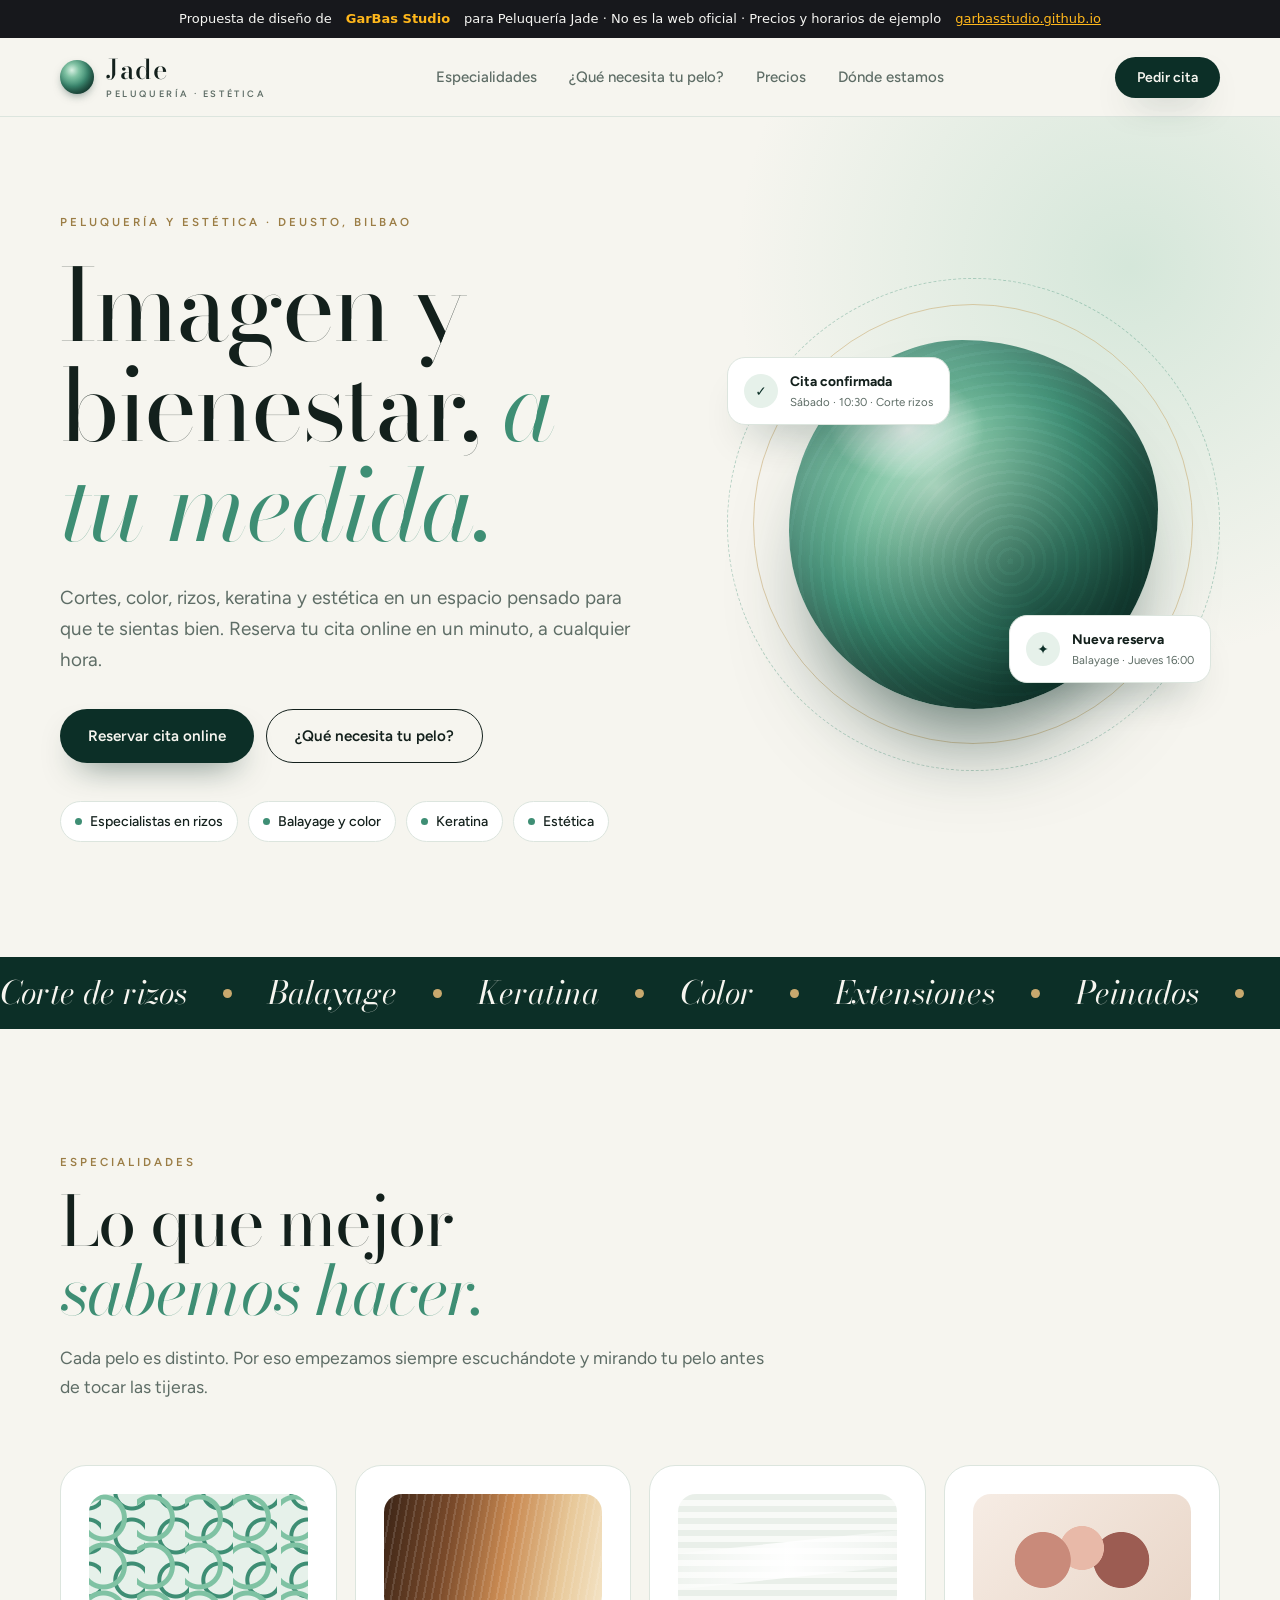
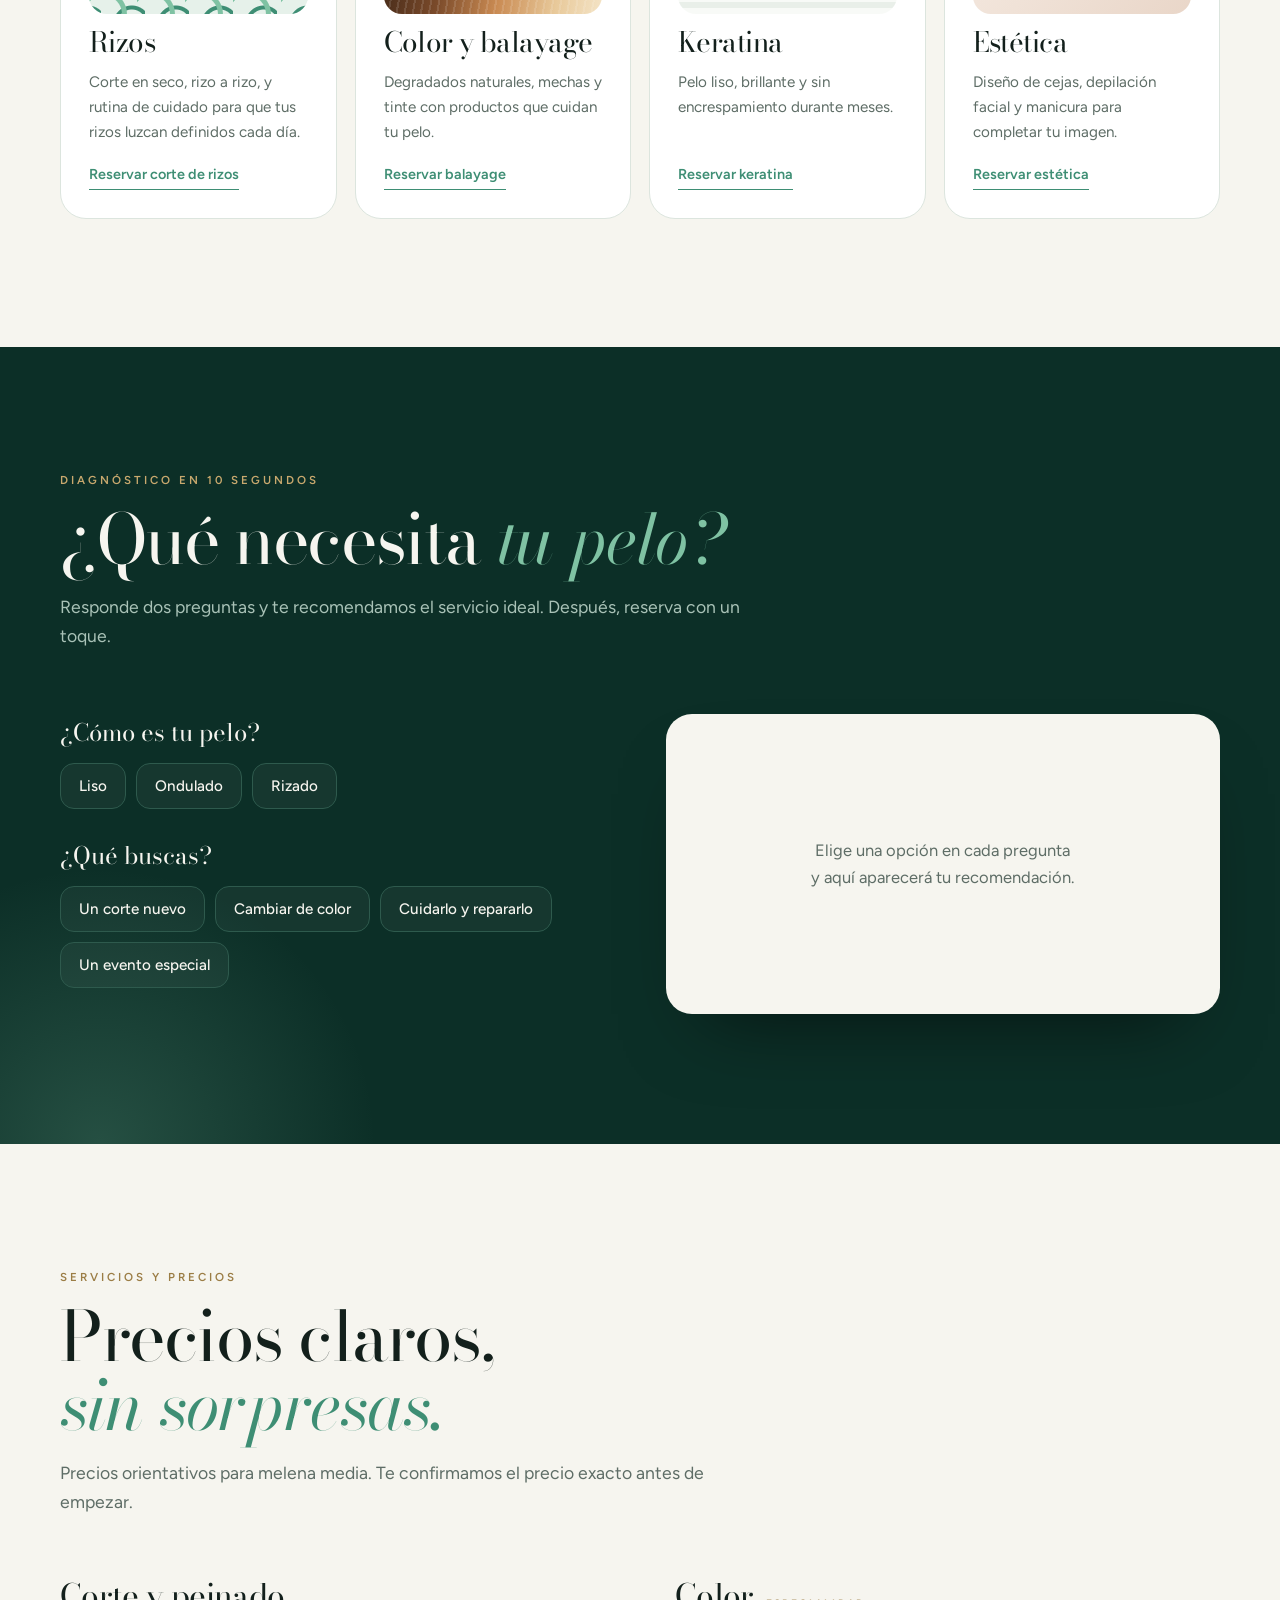
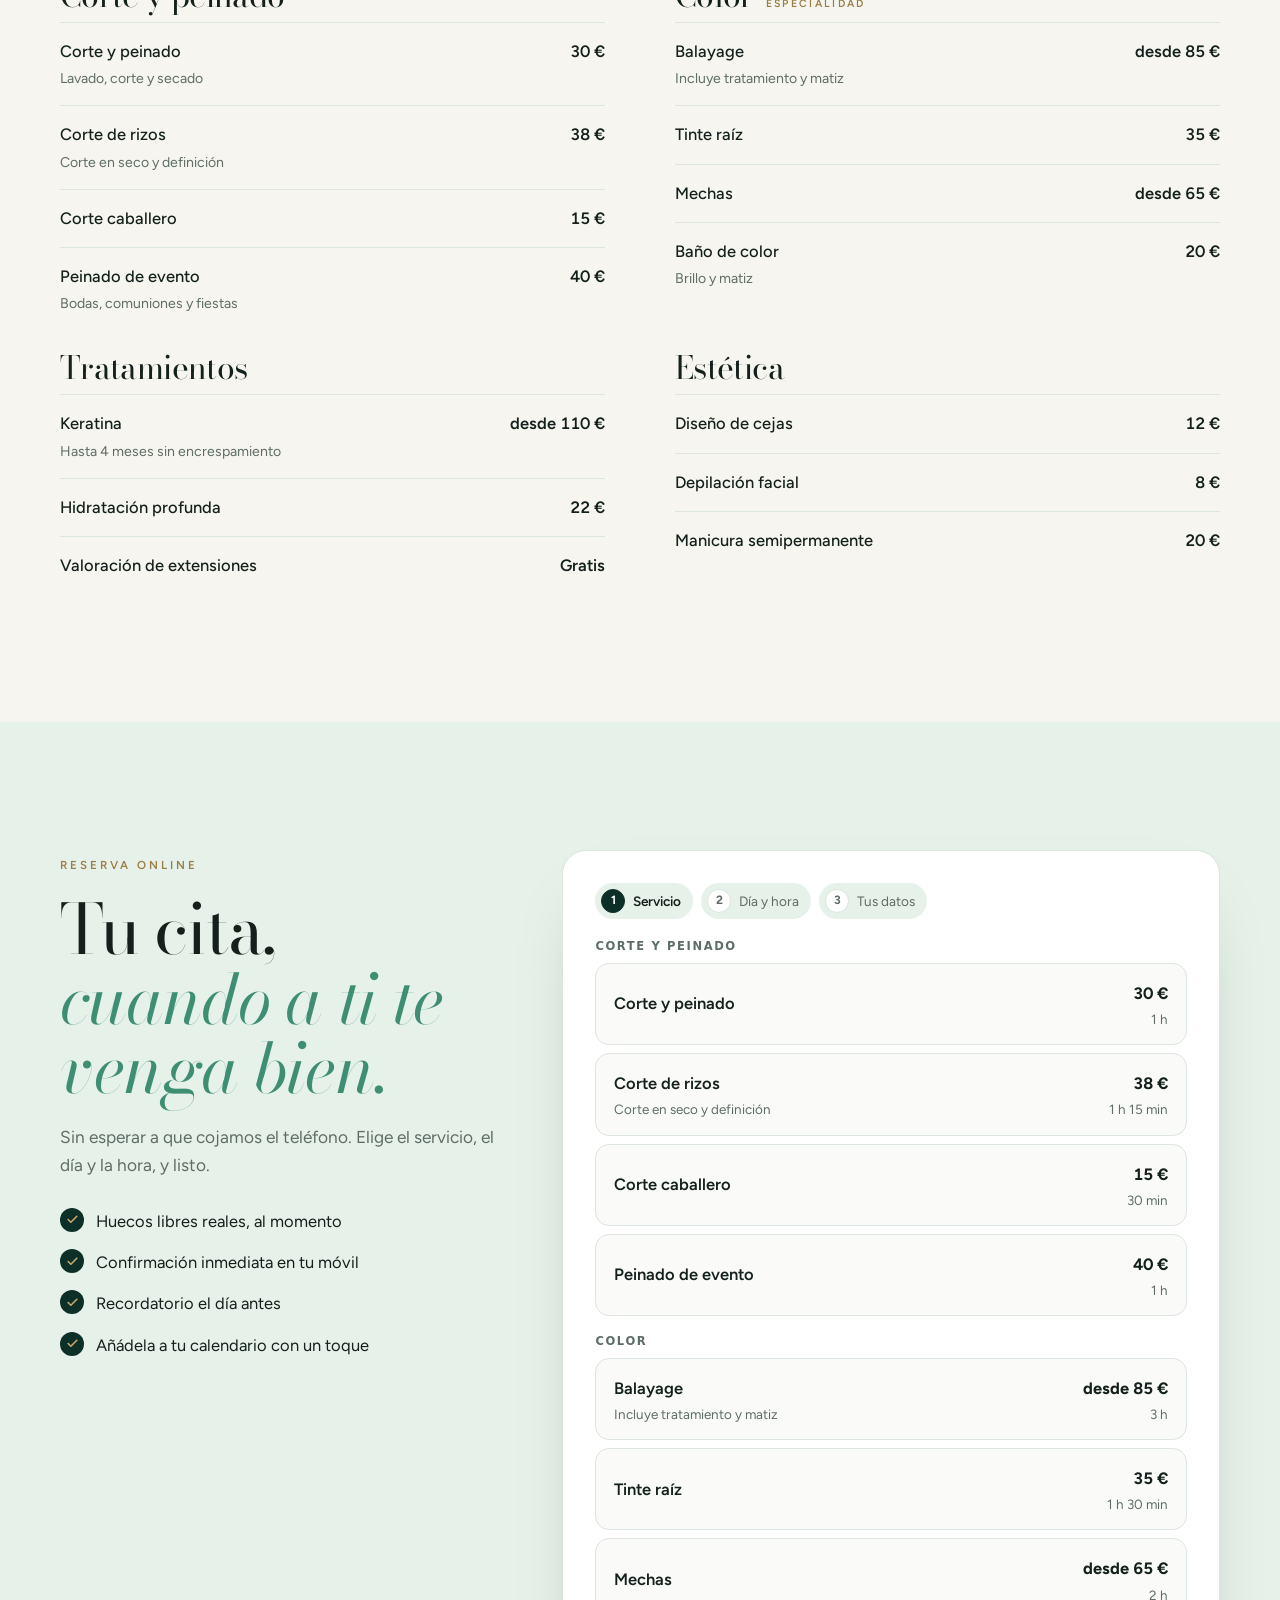
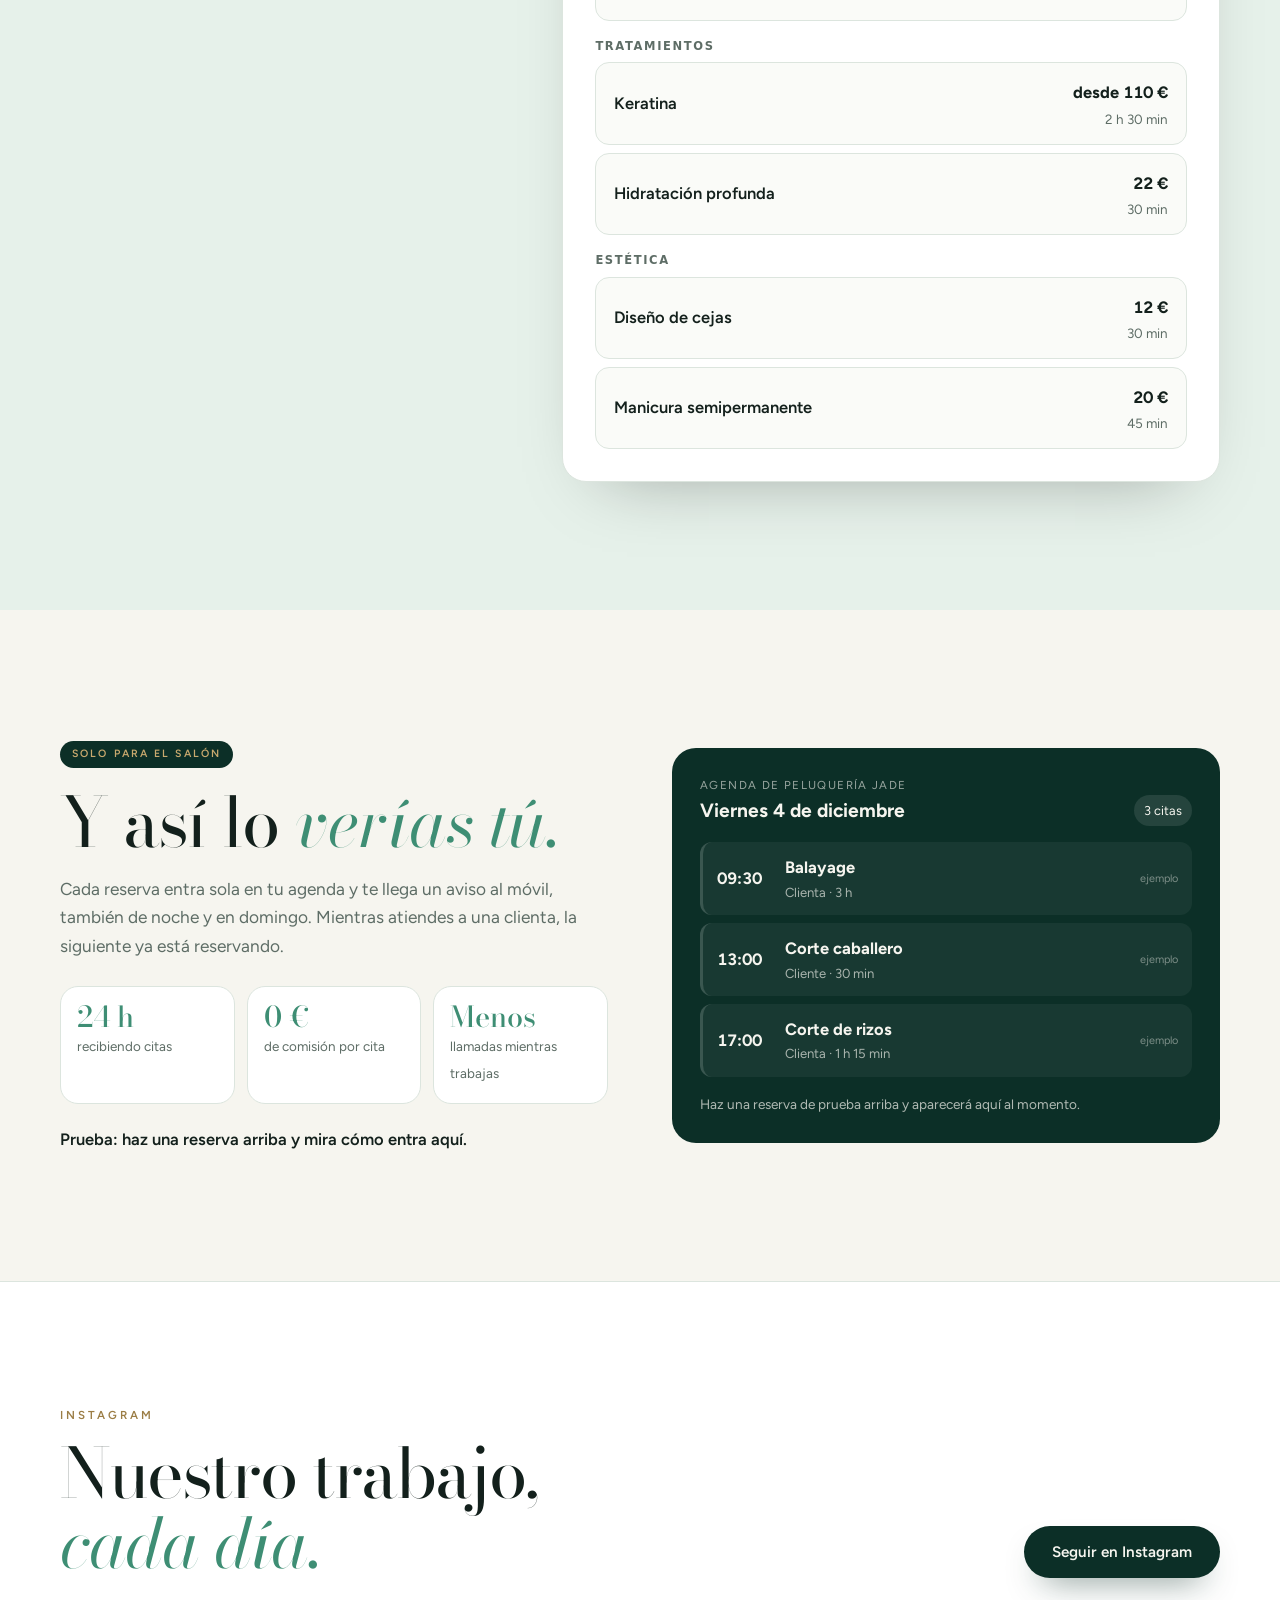
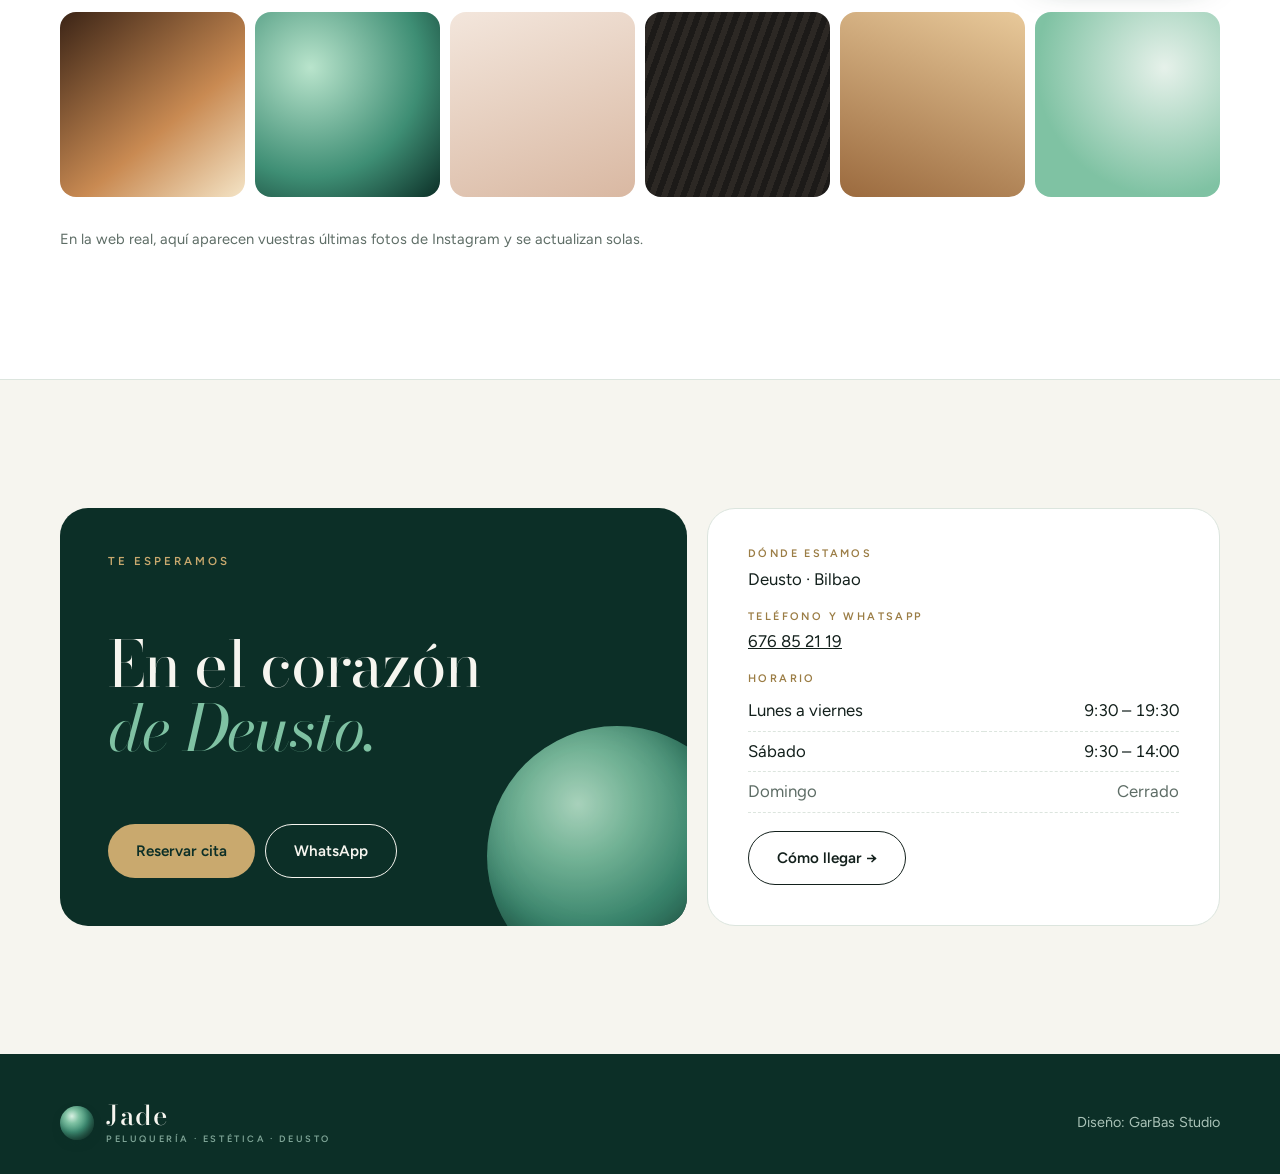
<file: demos/jade/index.html>
<!doctype html>
<html lang="es">
<head>
<meta charset="utf-8">
<meta name="viewport" content="width=device-width, initial-scale=1, viewport-fit=cover">
<meta name="robots" content="noindex, nofollow">
<title>Peluquería Jade · Propuesta de web por GarBas Studio</title>
<meta name="description" content="Propuesta de diseño web con reservas online para Peluquería Jade (Deusto), preparada por GarBas Studio.">
<link rel="icon" href="data:image/svg+xml,%3Csvg xmlns='http://www.w3.org/2000/svg' viewBox='0 0 64 64'%3E%3Cdefs%3E%3CradialGradient id='g' cx='.35' cy='.3'%3E%3Cstop offset='0' stop-color='%23B9E4CC'/%3E%3Cstop offset='.5' stop-color='%233E8E74'/%3E%3Cstop offset='1' stop-color='%230F3D33'/%3E%3C/radialGradient%3E%3C/defs%3E%3Ccircle cx='32' cy='32' r='30' fill='url(%23g)'/%3E%3C/svg%3E">
<link rel="preconnect" href="https://fonts.googleapis.com"><link rel="preconnect" href="https://fonts.gstatic.com" crossorigin>
<link rel="stylesheet" href="https://fonts.googleapis.com/css2?family=Bodoni+Moda:ital,opsz,wght@0,6..96,400;0,6..96,500;1,6..96,400;1,6..96,500&family=Figtree:wght@400;500;600;700&display=swap">
<link rel="stylesheet" href="../reservas.css">
<style>
/* Layout: joya de jade pulida como pieza central; verdes profundos + marfil + oro; Bodoni para el lujo, Figtree para la claridad */
:root{
  --deep:#0C2F27; --deep2:#123C32; --jade:#3E8E74; --jade-l:#7FC2A3; --mist:#E6F1EA; --ivory:#F6F5EF; --gold:#C9A96E; --gold-d:#9B7D45; --ink:#13201C; --muted:#5E6D66; --line:#DCE5DE;
  --display:"Bodoni Moda", Didot, Georgia, serif; --body:"Figtree", system-ui, -apple-system, sans-serif;
  --bk-bg:#FAFBF8; --bk-fg:var(--ink); --bk-card:#fff; --bk-line:var(--line); --bk-muted:var(--muted); --bk-accent:var(--deep); --bk-accent-fg:#fff; --bk-soft:var(--mist); --bk-radius:24px; --bk-display:var(--display); --bk-accent-text:var(--jade);
  --ag-bg:var(--deep); --ag-fg:var(--ivory); --ag-accent:var(--gold); --ag-accent-fg:var(--deep);
}
*{box-sizing:border-box}
html{scroll-behavior:smooth}
body{margin:0;background:var(--ivory);color:var(--ink);font:16.5px/1.65 var(--body);-webkit-font-smoothing:antialiased;overflow-x:clip}
a{color:inherit}
.wrap{max-width:1200px;margin:0 auto;padding-left:max(20px,env(safe-area-inset-left,0px));padding-right:max(20px,env(safe-area-inset-right,0px))}
h1,h2,h3{font-family:var(--display);font-weight:400;line-height:1;letter-spacing:-.02em;margin:0;text-wrap:balance}
h2{font-size:clamp(2.5rem,5.4vw,4.4rem)}
h2 em,h1 em{font-style:italic;color:var(--jade)}
p{margin:0}
.kick{font:600 .72rem/1 var(--body);letter-spacing:.26em;text-transform:uppercase;color:var(--gold-d)}
.btn{display:inline-flex;align-items:center;gap:10px;padding:17px 28px;border-radius:999px;font:600 .95rem var(--body);text-decoration:none;transition:transform .25s,box-shadow .25s,background .25s;cursor:pointer;border:0}
.btn:hover{transform:translateY(-2px)}
.btn-deep{background:var(--deep);color:var(--ivory);box-shadow:0 16px 34px -18px rgba(12,47,39,.8)}
.btn-gold{background:var(--gold);color:var(--deep)}
.btn-line{border:1px solid currentColor;background:transparent}
:focus-visible{outline:3px solid var(--gold);outline-offset:3px}

header.nav{position:sticky;top:0;z-index:50;background:rgba(246,245,239,.86);backdrop-filter:blur(14px);-webkit-backdrop-filter:blur(14px);border-bottom:1px solid var(--line)}
.nav .wrap{display:flex;justify-content:space-between;align-items:center;height:78px;gap:16px}
.brand{display:flex;align-items:center;gap:12px;text-decoration:none}
.gem{width:34px;height:34px;border-radius:50%;background:radial-gradient(circle at 35% 30%,#D8F0E2 0,#7FC2A3 22%,#3E8E74 50%,#0C2F27 100%);box-shadow:inset -3px -4px 8px rgba(0,0,0,.35),0 4px 10px -3px rgba(12,47,39,.5);flex:none}
.brand span{display:grid;line-height:1}
.brand b{font:500 1.7rem/1 var(--display);letter-spacing:.02em}
.brand small{font:600 .58rem/1 var(--body);letter-spacing:.28em;text-transform:uppercase;color:var(--muted);margin-top:5px}
.nav ul{display:flex;gap:32px;list-style:none;margin:0;padding:0;font-size:.94rem;font-weight:500}
.nav ul a{text-decoration:none;color:var(--muted)}.nav ul a:hover{color:var(--ink)}
.nav .btn{padding:12px 22px;font-size:.88rem}
@media (max-width:880px){.nav ul{display:none}}

/* hero */
.hero{position:relative;padding-block:clamp(40px,7vw,96px) clamp(70px,9vw,120px);overflow:hidden}
.hero::before{content:"";position:absolute;width:900px;height:900px;right:-300px;top:-300px;border-radius:50%;background:radial-gradient(circle,rgba(127,194,163,.28),transparent 62%)}
.hero .wrap{position:relative;display:grid;grid-template-columns:1.1fr .9fr;gap:clamp(30px,5vw,70px);align-items:center}
@media (max-width:920px){.hero .wrap{grid-template-columns:1fr}}
.hero h1{font-size:clamp(3.3rem,7.8vw,6.8rem);margin-top:22px}
.hero .lead{font-size:1.18rem;color:var(--muted);max-width:31em;margin-top:26px}
.hero .ctas{display:flex;flex-wrap:wrap;gap:12px;margin-top:34px}
.chips{display:flex;flex-wrap:wrap;gap:10px;margin-top:38px}
.chips span{border:1px solid var(--line);background:#fff;border-radius:999px;padding:8px 14px;font-size:.88rem;font-weight:500;display:inline-flex;gap:8px;align-items:center}
.chips span::before{content:"";width:7px;height:7px;border-radius:50%;background:var(--jade)}

.stone-wrap{position:relative;width:min(440px,84vw);aspect-ratio:1;justify-self:center}
.stone{position:absolute;inset:8%;border-radius:47% 53% 50% 50% / 52% 46% 54% 48%;background:
  radial-gradient(ellipse 30% 20% at 32% 24%,rgba(255,255,255,.85),rgba(255,255,255,0) 70%),
  radial-gradient(circle at 70% 75%,rgba(12,47,39,.6),transparent 55%),
  radial-gradient(circle at 40% 40%,#B9E4CC 0,#7FC2A3 22%,#3E8E74 48%,#1D5B4A 72%,#0C2F27 100%);
  box-shadow:inset -24px -30px 60px rgba(0,0,0,.35),inset 18px 20px 40px rgba(255,255,255,.18),0 60px 90px -40px rgba(12,47,39,.7);animation:morph 14s ease-in-out infinite}
.stone::after{content:"";position:absolute;inset:0;border-radius:inherit;background:repeating-radial-gradient(circle at 60% 60%,rgba(255,255,255,.05) 0 3px,transparent 3px 11px);mix-blend-mode:overlay}
@keyframes morph{50%{border-radius:53% 47% 46% 54% / 47% 54% 46% 53%;transform:rotate(6deg)}}
.ring{position:absolute;inset:0;border-radius:50%;border:1px solid rgba(201,169,110,.55)}
.ring.r2{inset:-6%;border-style:dashed;border-color:rgba(62,142,116,.35);animation:spin 60s linear infinite}
@keyframes spin{to{transform:rotate(360deg)}}
.tagf{position:absolute;background:#fff;border:1px solid var(--line);border-radius:18px;padding:12px 16px;box-shadow:0 24px 44px -24px rgba(12,47,39,.45);font-size:.86rem;display:flex;gap:12px;align-items:center;white-space:nowrap}
.tagf i{width:34px;height:34px;border-radius:50%;display:grid;place-items:center;background:var(--mist);font-style:normal;color:var(--deep);font-weight:700}
.tagf small{display:block;color:var(--muted)}
.t1{left:-6%;top:12%}.t2{right:-4%;bottom:14%}
@media (max-width:520px){.t1{left:0}.t2{right:0}}
@media (prefers-reduced-motion:reduce){.stone,.ring.r2{animation:none}html{scroll-behavior:auto}}

.band{background:var(--deep);color:var(--ivory);overflow:hidden;padding-block:20px}
.band .track{display:flex;width:max-content;animation:scroll 40s linear infinite;font:400 clamp(1.3rem,2.6vw,2rem)/1 var(--display);font-style:italic;white-space:nowrap}
.band .track span{display:inline-flex;align-items:center;gap:36px;padding-right:36px}
.band .track span::after{content:"";width:9px;height:9px;border-radius:50%;background:var(--gold)}
@keyframes scroll{to{transform:translateX(-50%)}}
@media (prefers-reduced-motion:reduce){.band .track{animation:none}}

section{padding-block:clamp(80px,10vw,140px)}
.head{display:grid;gap:18px;max-width:44rem;margin-bottom:clamp(40px,5vw,64px)}
.head p{color:var(--muted);font-size:1.1rem}

/* especialidades */
.spec{display:grid;grid-template-columns:repeat(4,1fr);gap:18px}
@media (max-width:1000px){.spec{grid-template-columns:1fr 1fr}}
@media (max-width:560px){.spec{grid-template-columns:1fr}}
.sp{background:#fff;border:1px solid var(--line);border-radius:26px;padding:28px;display:flex;flex-direction:column;gap:14px;transition:transform .3s,box-shadow .3s}
.sp:hover{transform:translateY(-6px);box-shadow:0 30px 50px -34px rgba(12,47,39,.5)}
.sp .vis{height:120px;border-radius:18px;position:relative;overflow:hidden}
.v-curl{background:radial-gradient(circle at 30% 50%,transparent 18px,#7FC2A3 19px 23px,transparent 24px) 0 0/48px 48px,radial-gradient(circle at 70% 50%,transparent 14px,#3E8E74 15px 18px,transparent 19px) 12px 20px/44px 44px,var(--mist)}
.v-color{background:linear-gradient(100deg,#3B2416,#7A4A2A 30%,#C98A52 55%,#E8C99A 80%,#F4E4C6)}
.v-color::after{content:"";position:absolute;inset:0;background:repeating-linear-gradient(100deg,rgba(255,255,255,.12) 0 2px,transparent 2px 8px)}
.v-kera{background:repeating-linear-gradient(180deg,#E9EFE9 0 6px,#F8FAF7 6px 12px);}
.v-kera::after{content:"";position:absolute;left:-20%;right:-20%;top:40%;height:30%;background:linear-gradient(90deg,transparent,rgba(255,255,255,.95),transparent);transform:skewY(-6deg)}
.v-beauty{background:radial-gradient(circle at 32% 55%,#C98A7A 0 17%,transparent 17.5%),radial-gradient(circle at 50% 45%,#E8B9A8 0 17%,transparent 17.5%),radial-gradient(circle at 68% 55%,#9C5C52 0 17%,transparent 17.5%),linear-gradient(135deg,#F6ECE4,#E9D6C8)}
.sp h3{font-size:1.75rem}
.sp p{color:var(--muted);font-size:.95rem}
.sp button{margin-top:auto;align-self:flex-start;background:none;border:0;padding:6px 0;font:600 .9rem var(--body);color:var(--jade);cursor:pointer;border-bottom:1.5px solid currentColor}

/* diagnóstico */
.diag{background:var(--deep);color:var(--ivory);position:relative;overflow:hidden}
.diag::after{content:"";position:absolute;width:600px;height:600px;left:-200px;bottom:-300px;border-radius:50%;background:radial-gradient(circle,rgba(127,194,163,.22),transparent 65%)}
.diag .kick{color:var(--gold)}
.diag h2 em{color:var(--jade-l)}
.diag .head p{color:#A9C2B7}
.dg{display:grid;grid-template-columns:1fr 1fr;gap:clamp(24px,4vw,56px);align-items:start;position:relative;z-index:1}
@media (max-width:900px){.dg{grid-template-columns:1fr}}
.q{display:grid;gap:12px;margin-bottom:28px}
.q b{font:400 1.5rem var(--display)}
.q .opts{display:flex;flex-wrap:wrap;gap:10px}
.q button{font:500 .95rem var(--body);color:var(--ivory);background:rgba(255,255,255,.04);border:1px solid #2E5A4D;border-radius:14px;padding:13px 18px;cursor:pointer;transition:all .2s}
.q button:hover{border-color:var(--jade-l)}
.q button[aria-pressed="true"]{background:var(--gold);border-color:var(--gold);color:var(--deep);font-weight:600}
.res{background:var(--ivory);color:var(--ink);border-radius:26px;padding:clamp(24px,3vw,36px);display:grid;gap:14px;min-height:300px;align-content:start;box-shadow:0 40px 80px -40px rgba(0,0,0,.6)}
.res small{font:600 .7rem/1 var(--body);letter-spacing:.2em;text-transform:uppercase;color:var(--gold-d)}
.res h3{font-size:2.2rem}
.res p{color:var(--muted)}
.res ul{margin:0;padding:0;list-style:none;display:grid;gap:8px}
.res li{display:flex;gap:10px}
.res li::before{content:"✦";color:var(--jade)}
.res .meta{display:flex;gap:18px;flex-wrap:wrap;font-size:.92rem;padding-top:12px;border-top:1px solid var(--line)}
.res .meta b{font-weight:600}
.res .btn{justify-self:start;margin-top:6px}
.res.empty{place-content:center;text-align:center;color:var(--muted)}

/* carta */
.carta{display:grid;grid-template-columns:repeat(2,1fr);gap:22px 70px}
@media (max-width:820px){.carta{grid-template-columns:1fr}}
.cg h3{font-size:2rem;margin-bottom:10px;display:flex;align-items:baseline;gap:12px}
.cg h3 small{font:600 .66rem/1 var(--body);letter-spacing:.22em;text-transform:uppercase;color:var(--gold-d)}
.cr{display:grid;grid-template-columns:1fr auto;gap:2px 16px;padding:15px 0;border-top:1px solid var(--line)}
.cr b{font-weight:500}
.cr em{font-style:normal;font-weight:600;font-variant-numeric:tabular-nums;white-space:nowrap}
.cr small{color:var(--muted);font-size:.88rem}
.note{margin-top:30px;color:var(--muted);font-size:.92rem}

.book{background:var(--mist)}
.book .wrap{display:grid;grid-template-columns:.8fr 1.2fr;gap:clamp(30px,5vw,70px);align-items:start}
@media (max-width:900px){.book .wrap{grid-template-columns:1fr}}
.perks{list-style:none;margin:28px 0 0;padding:0;display:grid;gap:14px}
.perks li{display:flex;gap:12px;align-items:flex-start}
.perks li::before{content:"";flex:none;width:24px;height:24px;border-radius:50%;background:var(--deep) url("data:image/svg+xml,%3Csvg xmlns='http://www.w3.org/2000/svg' viewBox='0 0 24 24' fill='none' stroke='%23C9A96E' stroke-width='3' stroke-linecap='round' stroke-linejoin='round'%3E%3Cpath d='M20 6 9 17l-5-5'/%3E%3C/svg%3E") center/13px no-repeat}

.owner .wrap{display:grid;grid-template-columns:1fr 1fr;gap:clamp(30px,5vw,70px);align-items:center}
@media (max-width:900px){.owner .wrap{grid-template-columns:1fr}}
.pill{display:inline-block;background:var(--deep);color:var(--gold);font:600 .66rem/1 var(--body);letter-spacing:.2em;text-transform:uppercase;padding:8px 12px;border-radius:999px}
.gains{display:grid;grid-template-columns:repeat(3,1fr);gap:12px;margin-top:26px}
.gains div{background:#fff;border:1px solid var(--line);border-radius:18px;padding:16px}
.gains b{display:block;font:500 1.8rem/1 var(--display);color:var(--jade)}
.gains small{color:var(--muted);font-size:.84rem}

/* instagram */
.insta{background:#fff;border-block:1px solid var(--line)}
.ig-head{display:flex;justify-content:space-between;align-items:end;gap:20px;flex-wrap:wrap;margin-bottom:34px}
.ig{display:grid;grid-template-columns:repeat(6,1fr);gap:10px}
@media (max-width:820px){.ig{grid-template-columns:repeat(3,1fr)}}
.ig a{aspect-ratio:1;border-radius:16px;position:relative;overflow:hidden;display:block}
.ig a::after{content:"";position:absolute;inset:0;background:rgba(12,47,39,.55) url("data:image/svg+xml,%3Csvg xmlns='http://www.w3.org/2000/svg' viewBox='0 0 24 24' fill='none' stroke='white' stroke-width='1.8'%3E%3Crect x='3' y='3' width='18' height='18' rx='5'/%3E%3Ccircle cx='12' cy='12' r='4'/%3E%3Ccircle cx='17.5' cy='6.5' r='1' fill='white'/%3E%3C/svg%3E") center/30px no-repeat;opacity:0;transition:opacity .25s}
.ig a:hover::after{opacity:1}
.ig a:nth-child(1){background:linear-gradient(140deg,#3B2416,#C98A52 60%,#F4E4C6)}
.ig a:nth-child(2){background:radial-gradient(circle at 30% 30%,#B9E4CC,#3E8E74 60%,#0C2F27)}
.ig a:nth-child(3){background:linear-gradient(160deg,#F3E6DC,#D9B8A2)}
.ig a:nth-child(4){background:repeating-linear-gradient(110deg,#1C1A18 0 6px,#2C2824 6px 12px)}
.ig a:nth-child(5){background:linear-gradient(200deg,#E8C99A,#9B6A3E)}
.ig a:nth-child(6){background:radial-gradient(circle at 70% 30%,#E6F1EA,#7FC2A3 70%)}

.visit .wrap{display:grid;grid-template-columns:1.1fr .9fr;gap:20px}
@media (max-width:860px){.visit .wrap{grid-template-columns:1fr}}
.vb{background:var(--deep);color:var(--ivory);border-radius:28px;padding:clamp(26px,4vw,48px);display:grid;gap:22px;align-content:space-between;min-height:360px;position:relative;overflow:hidden}
.vb::after{content:"";position:absolute;width:260px;height:260px;right:-60px;bottom:-60px;border-radius:50%;background:radial-gradient(circle at 35% 30%,#B9E4CC 0,#7FC2A3 22%,#3E8E74 50%,#0C2F27 100%);opacity:.9;box-shadow:inset -20px -24px 40px rgba(0,0,0,.35)}
.vb h2{font-size:clamp(2.4rem,5vw,4rem);position:relative;z-index:1}
.vb h2 em{color:var(--jade-l)}
.vb .row{display:flex;gap:10px;flex-wrap:wrap;position:relative;z-index:1}
.vi{background:#fff;border:1px solid var(--line);border-radius:28px;padding:clamp(26px,4vw,40px);display:grid;gap:18px;align-content:start}
.vi dl{margin:0;display:grid;gap:18px}
.vi dt{font:600 .68rem/1 var(--body);letter-spacing:.22em;text-transform:uppercase;color:var(--gold-d)}
.vi dd{margin:6px 0 0;font-size:1.05rem}
.hours{width:100%;border-collapse:collapse}
.hours td{padding:6px 0;border-bottom:1px dashed var(--line)}
.hours td:last-child{text-align:right;font-variant-numeric:tabular-nums}
.hours .off td{color:var(--muted)}

footer{background:var(--deep);color:#A9C2B7;padding-block:48px 30px;font-size:.9rem}
footer .wrap{display:flex;justify-content:space-between;flex-wrap:wrap;gap:16px;align-items:center}
footer .brand b{color:var(--ivory)}footer .brand small{color:#7FA597}
.mbook{position:fixed;left:0;right:0;bottom:0;z-index:40;padding:10px max(16px,env(safe-area-inset-right,0px)) calc(10px + env(safe-area-inset-bottom,0px)) max(16px,env(safe-area-inset-left,0px));background:rgba(246,245,239,.94);backdrop-filter:blur(10px);border-top:1px solid var(--line);display:none}
.mbook .btn{width:100%;justify-content:center}
@media (max-width:760px){.mbook{display:block}footer{padding-bottom:100px}}
</style>
</head>
<body>
<div class="proposal">Propuesta de diseño de <b>GarBas Studio</b> para Peluquería Jade · No es la web oficial · Precios y horarios de ejemplo <a href="https://garbasstudio.github.io">garbasstudio.github.io</a></div>

<header class="nav">
  <div class="wrap">
    <a class="brand" href="#"><span class="gem" aria-hidden="true"></span><span><b>Jade</b><small>Peluquería · Estética</small></span></a>
    <ul><li><a href="#especialidades">Especialidades</a></li><li><a href="#diagnostico">¿Qué necesita tu pelo?</a></li><li><a href="#precios">Precios</a></li><li><a href="#visita">Dónde estamos</a></li></ul>
    <a class="btn btn-deep" href="#reservar">Pedir cita</a>
  </div>
</header>

<main>
<section class="hero">
  <div class="wrap">
    <div>
      <span class="kick">Peluquería y estética · Deusto, Bilbao</span>
      <h1>Imagen y bienestar, <em>a tu medida.</em></h1>
      <p class="lead">Cortes, color, rizos, keratina y estética en un espacio pensado para que te sientas bien. Reserva tu cita online en un minuto, a cualquier hora.</p>
      <div class="ctas"><a class="btn btn-deep" href="#reservar">Reservar cita online</a><a class="btn btn-line" href="#diagnostico">¿Qué necesita tu pelo?</a></div>
      <div class="chips"><span>Especialistas en rizos</span><span>Balayage y color</span><span>Keratina</span><span>Estética</span></div>
    </div>
    <div class="stone-wrap" aria-hidden="true">
      <div class="ring"></div><div class="ring r2"></div><div class="stone"></div>
      <div class="tagf t1"><i>✓</i><span><b>Cita confirmada</b><small>Sábado · 10:30 · Corte rizos</small></span></div>
      <div class="tagf t2"><i>✦</i><span><b>Nueva reserva</b><small>Balayage · Jueves 16:00</small></span></div>
    </div>
  </div>
</section>

<div class="band" aria-hidden="true"><div class="track" id="track"><span>Corte de rizos</span><span>Balayage</span><span>Keratina</span><span>Color</span><span>Extensiones</span><span>Peinados</span><span>Cejas</span><span>Manicura</span></div></div>

<section id="especialidades">
  <div class="wrap">
    <div class="head"><span class="kick">Especialidades</span><h2>Lo que mejor <em>sabemos hacer.</em></h2><p>Cada pelo es distinto. Por eso empezamos siempre escuchándote y mirando tu pelo antes de tocar las tijeras.</p></div>
    <div class="spec">
      <article class="sp"><div class="vis v-curl" aria-hidden="true"></div><h3>Rizos</h3><p>Corte en seco, rizo a rizo, y rutina de cuidado para que tus rizos luzcan definidos cada día.</p><button type="button" data-pick="rizos">Reservar corte de rizos</button></article>
      <article class="sp"><div class="vis v-color" aria-hidden="true"></div><h3>Color y balayage</h3><p>Degradados naturales, mechas y tinte con productos que cuidan tu pelo.</p><button type="button" data-pick="bal">Reservar balayage</button></article>
      <article class="sp"><div class="vis v-kera" aria-hidden="true"></div><h3>Keratina</h3><p>Pelo liso, brillante y sin encrespamiento durante meses.</p><button type="button" data-pick="kera">Reservar keratina</button></article>
      <article class="sp"><div class="vis v-beauty" aria-hidden="true"></div><h3>Estética</h3><p>Diseño de cejas, depilación facial y manicura para completar tu imagen.</p><button type="button" data-pick="cejas">Reservar estética</button></article>
    </div>
  </div>
</section>

<section class="diag" id="diagnostico">
  <div class="wrap">
    <div class="head"><span class="kick">Diagnóstico en 10 segundos</span><h2>¿Qué necesita <em>tu pelo?</em></h2><p>Responde dos preguntas y te recomendamos el servicio ideal. Después, reserva con un toque.</p></div>
    <div class="dg">
      <div>
        <div class="q"><b>¿Cómo es tu pelo?</b><div class="opts" data-q="tipo"><button type="button" data-v="liso" aria-pressed="false">Liso</button><button type="button" data-v="ondulado" aria-pressed="false">Ondulado</button><button type="button" data-v="rizado" aria-pressed="false">Rizado</button></div></div>
        <div class="q"><b>¿Qué buscas?</b><div class="opts" data-q="obj"><button type="button" data-v="corte" aria-pressed="false">Un corte nuevo</button><button type="button" data-v="color" aria-pressed="false">Cambiar de color</button><button type="button" data-v="cuidar" aria-pressed="false">Cuidarlo y repararlo</button><button type="button" data-v="evento" aria-pressed="false">Un evento especial</button></div></div>
      </div>
      <div class="res empty" id="res" aria-live="polite"><p>Elige una opción en cada pregunta<br>y aquí aparecerá tu recomendación.</p></div>
    </div>
  </div>
</section>

<section id="precios">
  <div class="wrap">
    <div class="head"><span class="kick">Servicios y precios</span><h2>Precios claros, <em>sin sorpresas.</em></h2><p>Precios orientativos para melena media. Te confirmamos el precio exacto antes de empezar.</p></div>
    <div class="carta">
      <div class="cg"><h3>Corte y peinado</h3>
        <div class="cr"><b>Corte y peinado</b><em>30 €</em><small>Lavado, corte y secado</small></div>
        <div class="cr"><b>Corte de rizos</b><em>38 €</em><small>Corte en seco y definición</small></div>
        <div class="cr"><b>Corte caballero</b><em>15 €</em></div>
        <div class="cr"><b>Peinado de evento</b><em>40 €</em><small>Bodas, comuniones y fiestas</small></div>
      </div>
      <div class="cg"><h3>Color <small>Especialidad</small></h3>
        <div class="cr"><b>Balayage</b><em>desde 85 €</em><small>Incluye tratamiento y matiz</small></div>
        <div class="cr"><b>Tinte raíz</b><em>35 €</em></div>
        <div class="cr"><b>Mechas</b><em>desde 65 €</em></div>
        <div class="cr"><b>Baño de color</b><em>20 €</em><small>Brillo y matiz</small></div>
      </div>
      <div class="cg"><h3>Tratamientos</h3>
        <div class="cr"><b>Keratina</b><em>desde 110 €</em><small>Hasta 4 meses sin encrespamiento</small></div>
        <div class="cr"><b>Hidratación profunda</b><em>22 €</em></div>
        <div class="cr"><b>Valoración de extensiones</b><em>Gratis</em></div>
      </div>
      <div class="cg"><h3>Estética</h3>
        <div class="cr"><b>Diseño de cejas</b><em>12 €</em></div>
        <div class="cr"><b>Depilación facial</b><em>8 €</em></div>
        <div class="cr"><b>Manicura semipermanente</b><em>20 €</em></div>
      </div>
    </div>
  </div>
</section>

<section class="book" id="reservar">
  <div class="wrap">
    <div>
      <span class="kick">Reserva online</span>
      <h2 style="margin-top:18px">Tu cita, <em>cuando a ti te venga bien.</em></h2>
      <p style="color:var(--muted);margin-top:20px;font-size:1.08rem">Sin esperar a que cojamos el teléfono. Elige el servicio, el día y la hora, y listo.</p>
      <ul class="perks"><li>Huecos libres reales, al momento</li><li>Confirmación inmediata en tu móvil</li><li>Recordatorio el día antes</li><li>Añádela a tu calendario con un toque</li></ul>
    </div>
    <div id="booking" aria-live="polite"></div>
  </div>
</section>

<section class="owner">
  <div class="wrap">
    <div>
      <span class="pill">Solo para el salón</span>
      <h2 style="margin-top:20px">Y así lo <em>verías tú.</em></h2>
      <p style="color:var(--muted);margin-top:18px;font-size:1.08rem">Cada reserva entra sola en tu agenda y te llega un aviso al móvil, también de noche y en domingo. Mientras atiendes a una clienta, la siguiente ya está reservando.</p>
      <div class="gains"><div><b>24 h</b><small>recibiendo citas</small></div><div><b>0 €</b><small>de comisión por cita</small></div><div><b>Menos</b><small>llamadas mientras trabajas</small></div></div>
      <p style="margin-top:22px;font-weight:600">Prueba: haz una reserva arriba y mira cómo entra aquí.</p>
    </div>
    <div id="agenda"></div>
  </div>
</section>

<section class="insta">
  <div class="wrap">
    <div class="ig-head"><div class="head" style="margin:0"><span class="kick">Instagram</span><h2>Nuestro trabajo, <em>cada día.</em></h2></div><a class="btn btn-deep" href="https://www.instagram.com/jade_pelu/" target="_blank" rel="noopener">Seguir en Instagram</a></div>
    <div class="ig" aria-label="Últimas publicaciones de Instagram"><a href="https://www.instagram.com/jade_pelu/" target="_blank" rel="noopener" aria-label="Publicación"></a><a href="https://www.instagram.com/jade_pelu/" target="_blank" rel="noopener" aria-label="Publicación"></a><a href="https://www.instagram.com/jade_pelu/" target="_blank" rel="noopener" aria-label="Publicación"></a><a href="https://www.instagram.com/jade_pelu/" target="_blank" rel="noopener" aria-label="Publicación"></a><a href="https://www.instagram.com/jade_pelu/" target="_blank" rel="noopener" aria-label="Publicación"></a><a href="https://www.instagram.com/jade_pelu/" target="_blank" rel="noopener" aria-label="Publicación"></a></div>
    <p class="note">En la web real, aquí aparecen vuestras últimas fotos de Instagram y se actualizan solas.</p>
  </div>
</section>

<section class="visit" id="visita">
  <div class="wrap">
    <div class="vb"><span class="kick" style="color:var(--gold)">Te esperamos</span><h2>En el corazón <em>de Deusto.</em></h2><div class="row"><a class="btn btn-gold" href="#reservar">Reservar cita</a><a class="btn btn-line" href="https://wa.me/34676852119" rel="noopener">WhatsApp</a></div></div>
    <div class="vi">
      <dl>
        <div><dt>Dónde estamos</dt><dd>Deusto · Bilbao</dd></div>
        <div><dt>Teléfono y WhatsApp</dt><dd><a href="tel:+34676852119">676 85 21 19</a></dd></div>
        <div><dt>Horario</dt><dd><table class="hours"><tr><td>Lunes a viernes</td><td>9:30 – 19:30</td></tr><tr><td>Sábado</td><td>9:30 – 14:00</td></tr><tr class="off"><td>Domingo</td><td>Cerrado</td></tr></table></dd></div>
      </dl>
      <a class="btn btn-line" style="justify-self:start" href="https://www.google.com/maps/search/?api=1&query=Peluquer%C3%ADa+Jade+Deusto+Bilbao" target="_blank" rel="noopener">Cómo llegar →</a>
    </div>
  </div>
</section>
</main>

<footer><div class="wrap"><a class="brand" href="#"><span class="gem" aria-hidden="true"></span><span><b>Jade</b><small>Peluquería · Estética · Deusto</small></span></a><p>Diseño: GarBas Studio</p></div></footer>
<div class="mbook"><a class="btn btn-deep" href="#reservar">Reservar cita online</a></div>

<script>
const tr=document.getElementById("track");tr.innerHTML+=tr.innerHTML;
window.DEMO = {
  slug:"jade", name:"Peluquería Jade", who:"salón", address:"Deusto, Bilbao", slot:30, days:21,
  hours:{1:[["09:30","19:30"]],2:[["09:30","19:30"]],3:[["09:30","19:30"]],4:[["09:30","19:30"]],5:[["09:30","19:30"]],6:[["09:30","14:00"]]},
  services:[
    {id:"corte",cat:"Corte y peinado",name:"Corte y peinado",dur:60,price:30},
    {id:"rizos",cat:"Corte y peinado",name:"Corte de rizos",dur:75,price:38,desc:"Corte en seco y definición"},
    {id:"cab",cat:"Corte y peinado",name:"Corte caballero",dur:30,price:15},
    {id:"evento",cat:"Corte y peinado",name:"Peinado de evento",dur:60,price:40},
    {id:"bal",cat:"Color",name:"Balayage",dur:180,price:"desde 85 €",desc:"Incluye tratamiento y matiz"},
    {id:"tinte",cat:"Color",name:"Tinte raíz",dur:90,price:35},
    {id:"mechas",cat:"Color",name:"Mechas",dur:120,price:"desde 65 €"},
    {id:"kera",cat:"Tratamientos",name:"Keratina",dur:150,price:"desde 110 €"},
    {id:"hidra",cat:"Tratamientos",name:"Hidratación profunda",dur:30,price:22},
    {id:"cejas",cat:"Estética",name:"Diseño de cejas",dur:30,price:12},
    {id:"mani",cat:"Estética",name:"Manicura semipermanente",dur:45,price:20}
  ],
  agendaExamples:[{time:"09:30",svc:"Balayage",name:"Clienta",dur:180},{time:"13:00",svc:"Corte caballero",name:"Cliente",dur:30},{time:"17:00",svc:"Corte de rizos",name:"Clienta",dur:75}]
};

/* diagnóstico capilar */
const ans={};
const RES={
  rizos:{t:"Corte de rizos",why:"Tu rizo necesita un corte en seco, mechón a mechón, para que caiga con forma y sin volumen de más.",l:["Corte en seco rizo a rizo","Definición con productos sin sulfatos","Rutina para casa"],svc:"rizos"},
  corte:{t:"Corte y peinado",why:"Un corte adaptado a tu cara y a tu día a día, fácil de peinar en casa.",l:["Asesoramiento de estilo","Lavado con masaje","Secado y peinado"],svc:"corte"},
  bal:{t:"Balayage",why:"El balayage da luz de forma natural y crece bonito: sin raíz marcada y sin volver cada mes.",l:["Diagnóstico de color","Técnica a mano alzada","Tratamiento y matiz incluidos"],svc:"bal"},
  tinte:{t:"Color y baño de brillo",why:"Para un cambio de color uniforme y con brillo, sin dañar tu pelo liso.",l:["Tinte a tu medida","Baño de brillo","Consejos de mantenimiento"],svc:"tinte"},
  kera:{t:"Keratina",why:"Adiós al encrespamiento: pelo liso, brillante y fácil de peinar durante meses.",l:["Diagnóstico capilar","Tratamiento de keratina","Hasta 4 meses de efecto"],svc:"kera"},
  hidra:{t:"Hidratación profunda",why:"El rizo y la onda piden hidratación. Recupera elasticidad, brillo y definición.",l:["Mascarilla nutritiva","Masaje capilar","Definición final"],svc:"hidra"},
  evento:{t:"Peinado de evento",why:"Para que ese día estés perfecta de principio a fin. Te recomendamos reservar con tiempo.",l:["Prueba de peinado opcional","Recogidos y ondas","Fijación de larga duración"],svc:"evento"}
};
function pickRes(){const t=ans.tipo,o=ans.obj;if(!t||!o)return null;
  if(o==="evento")return RES.evento;
  if(o==="corte")return t==="rizado"?RES.rizos:RES.corte;
  if(o==="color")return t==="liso"?RES.tinte:RES.bal;
  if(o==="cuidar")return t==="rizado"?RES.hidra:RES.kera;}
document.querySelectorAll(".q .opts").forEach(g=>g.addEventListener("click",e=>{const b=e.target.closest("button");if(!b)return;ans[g.dataset.q]=b.dataset.v;
  g.querySelectorAll("button").forEach(x=>x.setAttribute("aria-pressed",x===b));const r=pickRes(),el=document.getElementById("res");if(!r)return;
  const s=DEMO.services.find(x=>x.id===r.svc),p=typeof s.price==="number"?s.price+" €":s.price,d=s.dur>=60?Math.floor(s.dur/60)+" h"+(s.dur%60?" "+s.dur%60+" min":""):s.dur+" min";
  el.className="res";el.innerHTML=`<small>Te recomendamos</small><h3>${r.t}</h3><p>${r.why}</p><ul>${r.l.map(x=>`<li>${x}</li>`).join("")}</ul><div class="meta"><span>Duración: <b>${d}</b></span><span>Precio: <b>${p}</b></span></div><button class="btn btn-deep" type="button" data-pick="${r.svc}">Reservar ${r.t.toLowerCase()} →</button>`;}));
document.addEventListener("click",e=>{const p=e.target.closest("[data-pick]");if(p&&window.GarBasBooking)window.GarBasBooking.pick(p.dataset.pick)});
</script>
<script src="../reservas.js"></script>
</body>
</html>
</file>
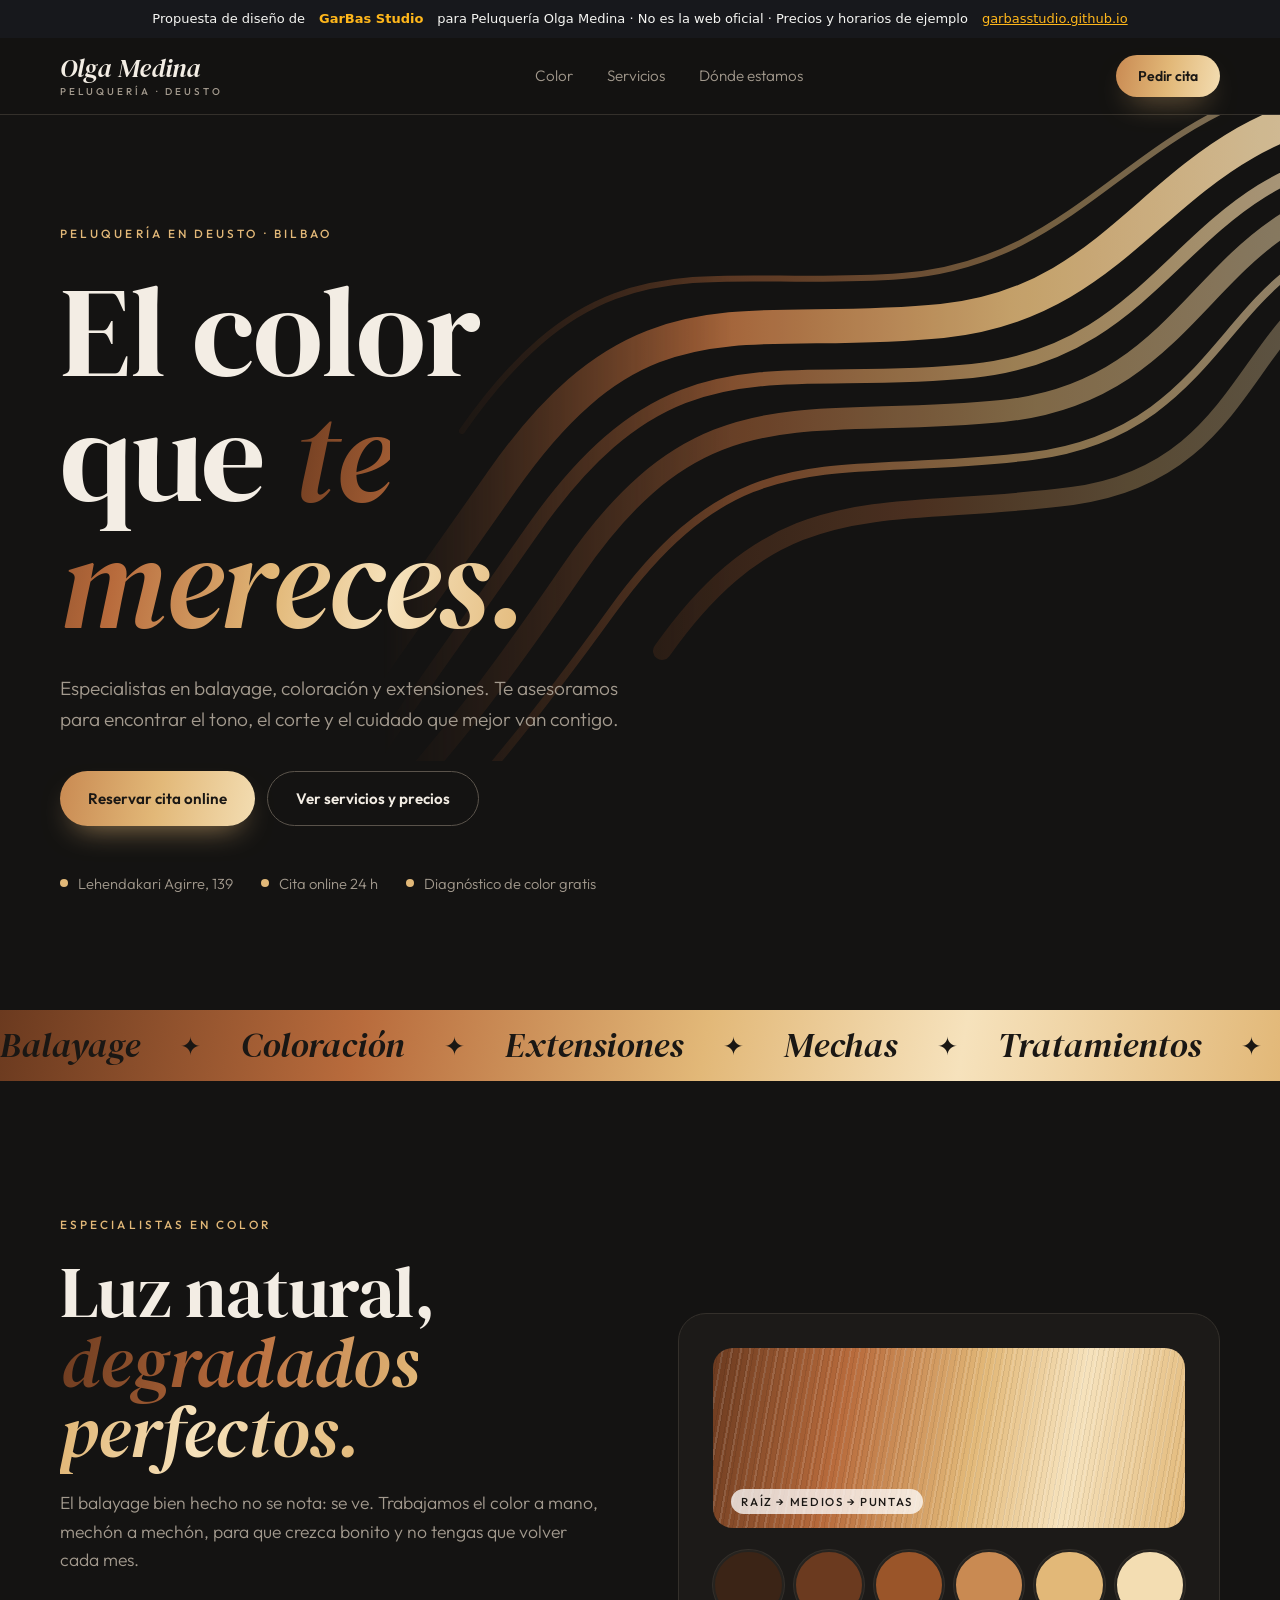
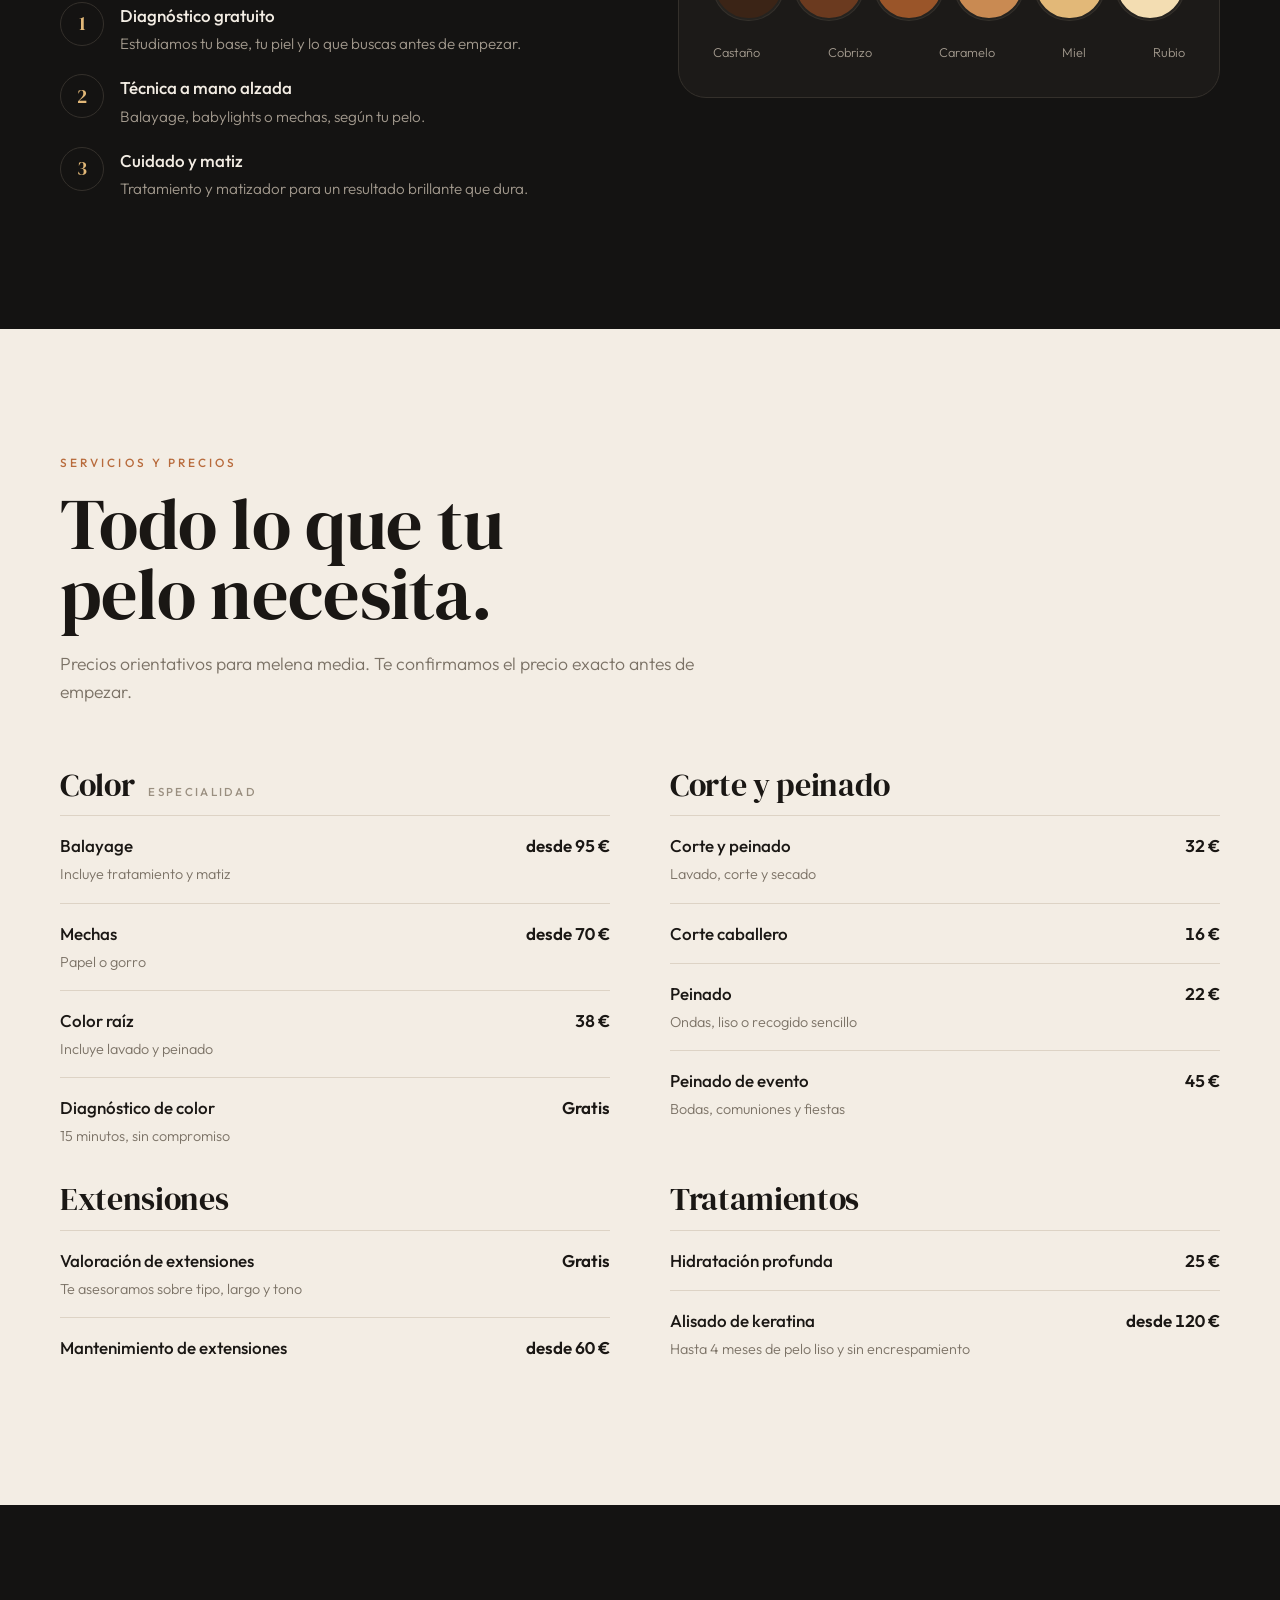
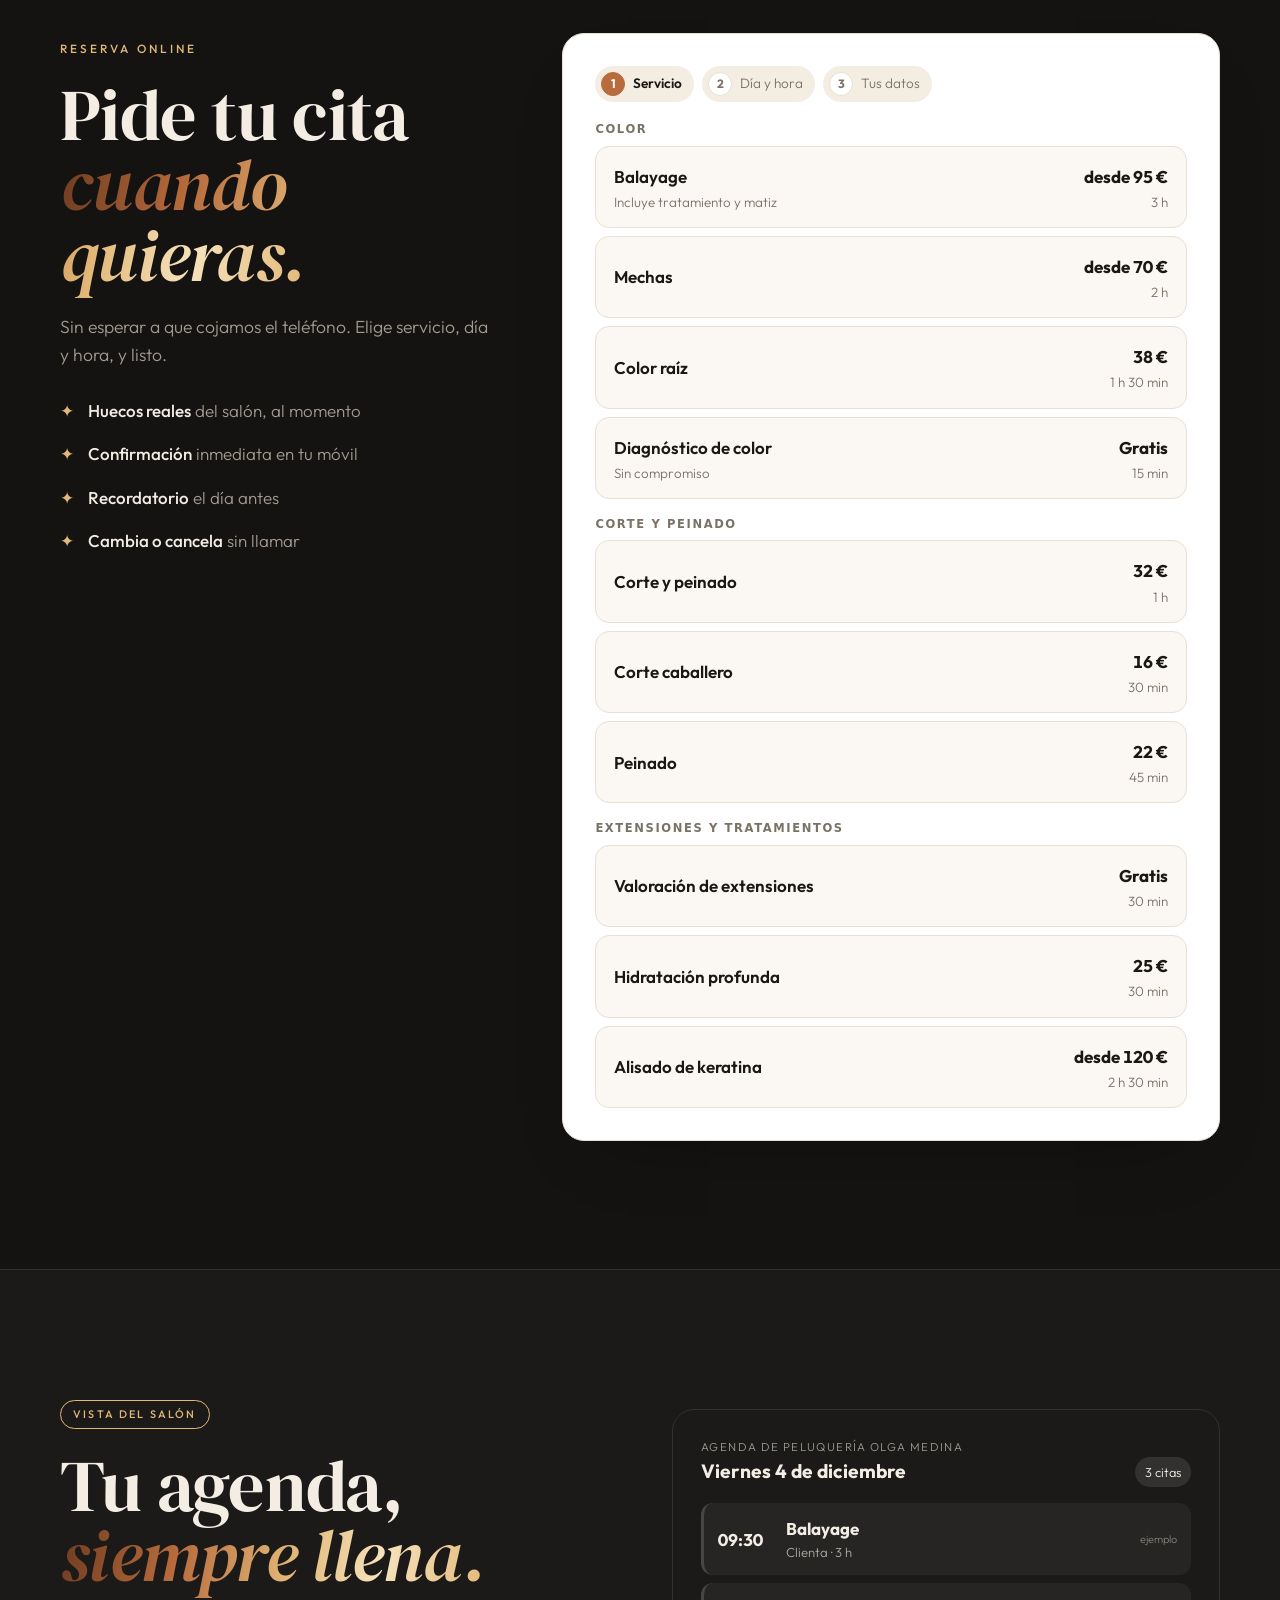
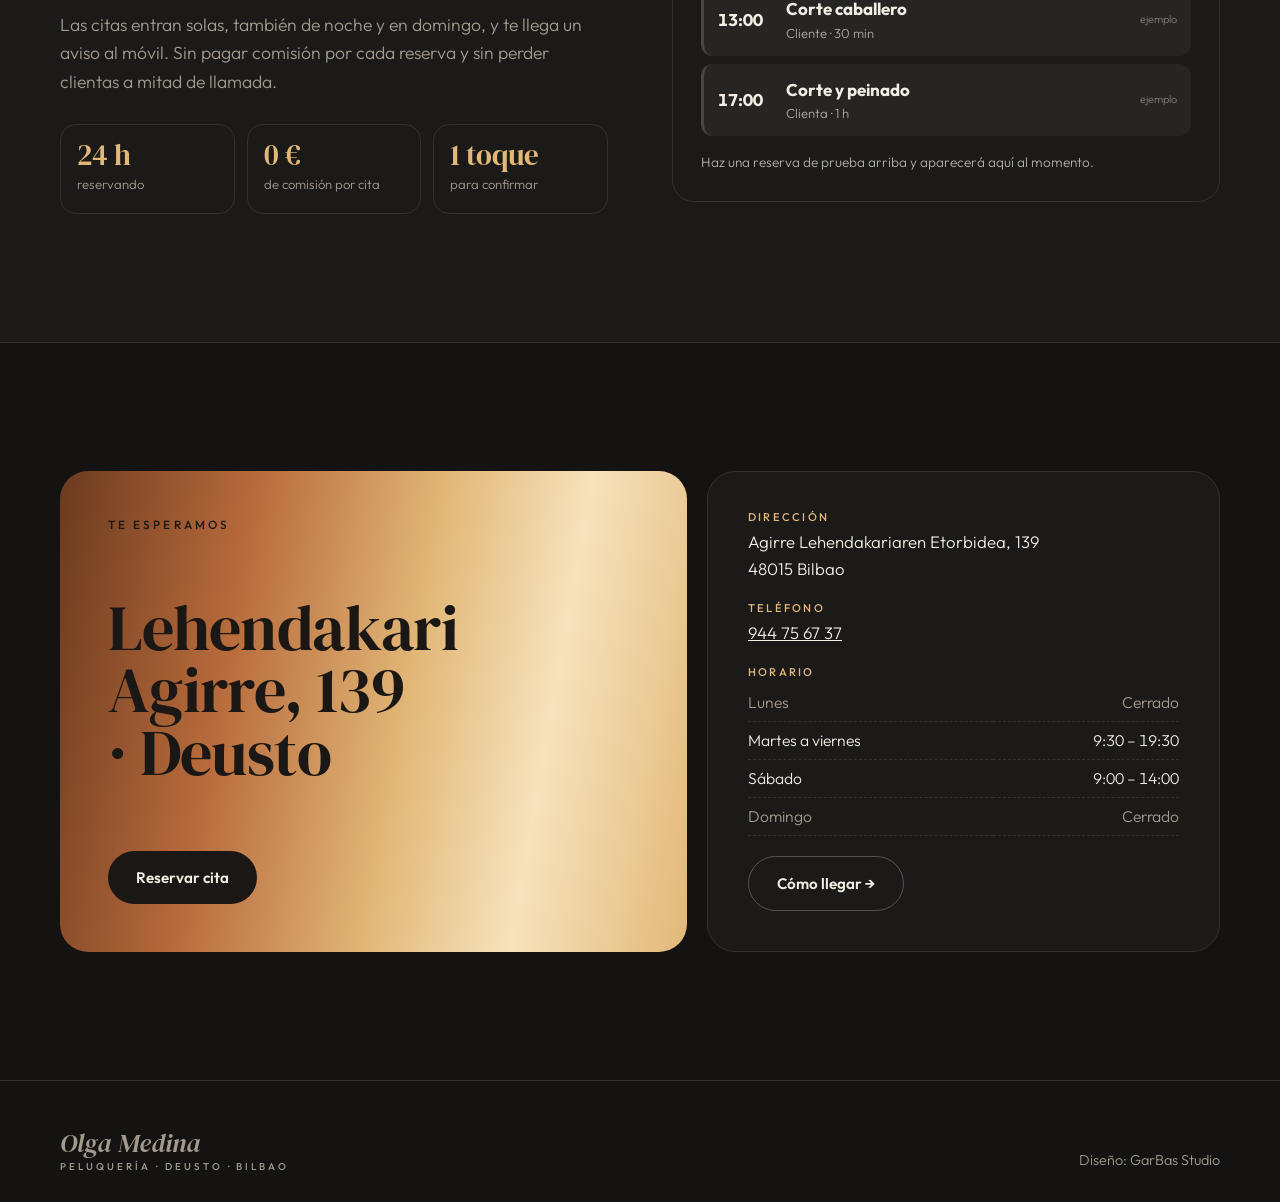
<file: demos/olga-medina/index.html>
<!doctype html>
<html lang="es">
<head>
<meta charset="utf-8">
<meta name="viewport" content="width=device-width, initial-scale=1, viewport-fit=cover">
<meta name="robots" content="noindex, nofollow">
<title>Peluquería Olga Medina · Propuesta de web por GarBas Studio</title>
<meta name="description" content="Propuesta de diseño web con reservas online para Peluquería Olga Medina, preparada por GarBas Studio.">
<link rel="icon" href="data:image/svg+xml,%3Csvg xmlns='http://www.w3.org/2000/svg' viewBox='0 0 64 64'%3E%3Crect width='64' height='64' rx='14' fill='%23141312'/%3E%3Ctext x='32' y='44' font-family='Georgia' font-style='italic' font-size='32' fill='%23E2B878' text-anchor='middle'%3EO%3C/text%3E%3C/svg%3E">
<link rel="preconnect" href="https://fonts.googleapis.com"><link rel="preconnect" href="https://fonts.gstatic.com" crossorigin>
<link rel="stylesheet" href="https://fonts.googleapis.com/css2?family=DM+Serif+Display:ital@0;1&family=Outfit:wght@300;400;500;600;700&display=swap">
<link rel="stylesheet" href="../reservas.css">
<style>
/* Layout: salón de color, oscuro y cálido; cintas de "balayage" en SVG; tipografía grande serif itálica + sans geométrica */
:root{
  --bg:#141312; --bg2:#1C1A18; --bg3:#26231F; --cream:#F3EDE4; --honey:#E2B878; --copper:#B86B3C; --muted:#A39A8E; --line:#34302B;
  --display:"DM Serif Display", Georgia, serif; --body:"Outfit", system-ui, sans-serif;
  --bk-bg:#FBF8F3; --bk-fg:#1A1714; --bk-card:#fff; --bk-line:#E8E0D4; --bk-muted:#7B7266; --bk-accent:#B86B3C; --bk-accent-fg:#fff; --bk-soft:#F4EDE2; --bk-radius:22px; --bk-display:var(--display); --bk-accent-text:#9A5529;
  --ag-bg:var(--bg2); --ag-fg:var(--cream); --ag-accent:var(--honey); --ag-accent-fg:#1A1714;
  --grad:linear-gradient(100deg,#6B3A1F 0%,#B86B3C 28%,#E2B878 55%,#F6E2BC 75%,#E2B878 100%);
}
*{box-sizing:border-box}
html{scroll-behavior:smooth}
body{margin:0;background:var(--bg);color:var(--cream);font:17px/1.6 var(--body);font-weight:300;-webkit-font-smoothing:antialiased;overflow-x:clip}
a{color:inherit}
.wrap{max-width:1200px;margin:0 auto;padding-left:max(20px,env(safe-area-inset-left,0px));padding-right:max(20px,env(safe-area-inset-right,0px))}
h1,h2,h3{font-family:var(--display);font-weight:400;line-height:.98;letter-spacing:-.01em;margin:0;text-wrap:balance}
h2{font-size:clamp(2.6rem,5.6vw,4.6rem)}
h2 em,h1 em{background:var(--grad);-webkit-background-clip:text;background-clip:text;color:transparent}
p{margin:0}
.kick{font:500 .74rem/1 var(--body);letter-spacing:.26em;text-transform:uppercase;color:var(--honey)}
.btn{display:inline-flex;align-items:center;gap:10px;padding:17px 28px;border-radius:999px;font:600 .95rem var(--body);text-decoration:none;transition:transform .2s,box-shadow .2s}
.btn:hover{transform:translateY(-2px)}
.btn-honey{background:linear-gradient(100deg,#C98A52,#E2B878 50%,#F3DDB2);color:#1A1714;box-shadow:0 14px 30px -14px rgba(226,184,120,.7)}
.btn-honey:hover{box-shadow:0 18px 36px -12px rgba(226,184,120,.9)}
.btn-line{border:1px solid #5A534B;color:var(--cream)}
.btn-line:hover{border-color:var(--cream)}
:focus-visible{outline:3px solid var(--honey);outline-offset:3px}

header.nav{position:sticky;top:0;z-index:50;background:rgba(20,19,18,.82);backdrop-filter:blur(12px);-webkit-backdrop-filter:blur(12px);border-bottom:1px solid var(--line)}
.nav .wrap{display:flex;justify-content:space-between;align-items:center;height:76px;gap:16px}
.brand{text-decoration:none;display:grid;line-height:1}
.brand b{font:400 1.6rem/1 var(--display);font-style:italic}
.brand small{font:500 .62rem/1 var(--body);letter-spacing:.3em;text-transform:uppercase;color:var(--muted);margin-top:5px}
.nav ul{display:flex;gap:34px;list-style:none;margin:0;padding:0;font-size:.95rem}
.nav ul a{text-decoration:none;color:var(--muted)}.nav ul a:hover{color:var(--cream)}
.nav .btn{padding:12px 22px;font-size:.88rem}
@media (max-width:860px){.nav ul{display:none}}

.hero{position:relative;padding-block:clamp(50px,8vw,110px) clamp(70px,9vw,130px);overflow:hidden}
.ribbons{position:absolute;inset:-6% -8% auto auto;width:min(1000px,120vw);height:auto;opacity:.95;pointer-events:none;-webkit-mask-image:linear-gradient(90deg,transparent 0%,#000 35%);mask-image:linear-gradient(90deg,transparent 0%,#000 35%)}
@media (max-width:760px){.ribbons{opacity:.45}}
.ribbons path{fill:none;stroke-linecap:round;stroke-dasharray:2400;stroke-dashoffset:2400;animation:draw 3.2s cubic-bezier(.3,.7,.2,1) forwards}
.ribbons path:nth-child(2){animation-delay:.15s}.ribbons path:nth-child(3){animation-delay:.3s}.ribbons path:nth-child(4){animation-delay:.45s}.ribbons path:nth-child(5){animation-delay:.6s}.ribbons path:nth-child(6){animation-delay:.75s}
@keyframes draw{to{stroke-dashoffset:0}}
@media (prefers-reduced-motion:reduce){.ribbons path{animation:none;stroke-dashoffset:0}html{scroll-behavior:auto}}
.hero .wrap{position:relative;z-index:1}
.hero h1{font-size:clamp(3.6rem,10vw,9rem);margin-top:24px;max-width:10ch}
.hero .lead{font-size:1.2rem;color:var(--muted);max-width:30em;margin-top:28px}
.hero .ctas{display:flex;flex-wrap:wrap;gap:12px;margin-top:36px}
.hero .meta{display:flex;flex-wrap:wrap;gap:10px 28px;margin-top:46px;color:var(--muted);font-size:.92rem}
.hero .meta span{display:flex;gap:10px;align-items:center}
.hero .meta span::before{content:"";width:8px;height:8px;border-radius:50%;background:var(--honey)}

.band{background:var(--grad);color:#1A1714;overflow:hidden;padding-block:18px}
.band .track{display:flex;gap:40px;width:max-content;animation:scroll 34s linear infinite;font:400 clamp(1.4rem,3vw,2.2rem)/1 var(--display);font-style:italic;white-space:nowrap}
.band .track span{display:inline-flex;gap:40px;align-items:center}
.band .track span::after{content:"✦";font-style:normal;font-size:.7em}
@keyframes scroll{to{transform:translateX(-50%)}}
@media (prefers-reduced-motion:reduce){.band .track{animation:none}}

section{padding-block:clamp(80px,10vw,140px)}
.head{display:grid;gap:20px;max-width:44rem;margin-bottom:clamp(40px,5vw,64px)}
.head p{color:var(--muted);font-size:1.1rem}

.color .wrap{display:grid;grid-template-columns:1fr 1fr;gap:clamp(30px,6vw,90px);align-items:center}
@media (max-width:900px){.color .wrap{grid-template-columns:1fr}}
.swatch-card{background:var(--bg2);border:1px solid var(--line);border-radius:28px;padding:clamp(22px,3vw,34px);display:grid;gap:22px}
.strand{height:180px;border-radius:20px;background:var(--grad);position:relative;overflow:hidden}
.strand::before{content:"";position:absolute;inset:0;background:repeating-linear-gradient(100deg,rgba(255,255,255,.12) 0 2px,transparent 2px 9px),repeating-linear-gradient(100deg,rgba(0,0,0,.08) 0 1px,transparent 1px 5px)}
.strand::after{content:"Raíz → medios → puntas";position:absolute;left:18px;bottom:14px;font:500 .72rem/1 var(--body);letter-spacing:.14em;text-transform:uppercase;color:#1A1714;background:rgba(255,255,255,.75);padding:7px 10px;border-radius:999px}
.tones{display:grid;grid-template-columns:repeat(6,1fr);gap:10px}
.tones span{aspect-ratio:1;border-radius:50%;border:2px solid var(--bg3);box-shadow:0 0 0 1px var(--line)}
.tones-l{display:flex;justify-content:space-between;color:var(--muted);font-size:.8rem}
.color ul{list-style:none;margin:28px 0 0;padding:0;display:grid;gap:18px}
.color li{display:grid;grid-template-columns:44px 1fr;gap:16px}
.color li i{width:44px;height:44px;border-radius:50%;border:1px solid var(--line);display:grid;place-items:center;font-style:normal;color:var(--honey);font-family:var(--display);font-size:1.2rem}
.color li b{font-weight:500;display:block;color:var(--cream)}
.color li span{color:var(--muted);font-size:.95rem}

.menu{background:var(--cream);color:#1A1714}
.menu .kick{color:var(--copper)}
.menu .head p{color:#7B7266}
.menu-grid{display:grid;grid-template-columns:repeat(2,1fr);gap:20px 60px}
@media (max-width:820px){.menu-grid{grid-template-columns:1fr}}
.mcol h3{font-size:2rem;margin-bottom:14px;display:flex;align-items:baseline;gap:14px}
.mcol h3 small{font:500 .72rem/1 var(--body);letter-spacing:.2em;text-transform:uppercase;color:#9A8F80}
.mrow{display:grid;grid-template-columns:1fr auto;gap:4px 18px;padding:16px 0;border-top:1px solid #DDD3C5}
.mrow b{font-weight:500}
.mrow small{grid-column:1;color:#7B7266;font-size:.9rem}
.mrow em{font-style:normal;font-weight:600;font-variant-numeric:tabular-nums;grid-row:1;grid-column:2;white-space:nowrap}
.menu .note{margin-top:28px;color:#7B7266;font-size:.92rem}

.book .wrap{display:grid;grid-template-columns:.8fr 1.2fr;gap:clamp(30px,5vw,70px);align-items:start}
@media (max-width:900px){.book .wrap{grid-template-columns:1fr}}
.perks{list-style:none;margin:28px 0 0;padding:0;display:grid;gap:16px}
.perks li{display:flex;gap:14px;align-items:flex-start;color:var(--muted)}
.perks li b{color:var(--cream);font-weight:500}
.perks li::before{content:"✦";color:var(--honey);flex:none}

.owner{background:var(--bg2);border-block:1px solid var(--line)}
.owner .wrap{display:grid;grid-template-columns:1fr 1fr;gap:clamp(30px,5vw,70px);align-items:center}
@media (max-width:900px){.owner .wrap{grid-template-columns:1fr}}
.pill{display:inline-block;border:1px solid var(--honey);color:var(--honey);font:500 .68rem/1 var(--body);letter-spacing:.2em;text-transform:uppercase;padding:8px 12px;border-radius:999px}
#agenda{border:1px solid var(--line)}
.stats{display:grid;grid-template-columns:repeat(3,1fr);gap:12px;margin-top:28px}
.stats div{border:1px solid var(--line);border-radius:16px;padding:16px}
.stats b{display:block;font:400 1.8rem/1 var(--display);color:var(--honey)}
.stats small{color:var(--muted);font-size:.82rem}

.visit .wrap{display:grid;grid-template-columns:1.1fr .9fr;gap:20px}
@media (max-width:860px){.visit .wrap{grid-template-columns:1fr}}
.vbig{background:var(--grad);color:#1A1714;border-radius:28px;padding:clamp(26px,4vw,48px);display:grid;gap:24px;align-content:space-between;min-height:340px}
.vbig h2{font-size:clamp(2.4rem,5vw,4rem)}
.vbig .btn{background:#1A1714;color:var(--cream);justify-self:start}
.vinfo{background:var(--bg2);border:1px solid var(--line);border-radius:28px;padding:clamp(26px,4vw,40px);display:grid;gap:20px;align-content:start}
.vinfo dt{font:500 .7rem/1 var(--body);letter-spacing:.2em;text-transform:uppercase;color:var(--honey)}
.vinfo dd{margin:6px 0 0;font-size:1.05rem}
.vinfo dl{margin:0;display:grid;gap:20px}
.hours{width:100%;border-collapse:collapse;font-size:.98rem}
.hours td{padding:6px 0;border-bottom:1px dashed var(--line)}
.hours td:last-child{text-align:right;font-variant-numeric:tabular-nums}
.hours tr.off td{color:var(--muted)}

footer{padding-block:50px 30px;border-top:1px solid var(--line);color:var(--muted);font-size:.9rem}
footer .wrap{display:flex;justify-content:space-between;flex-wrap:wrap;gap:16px;align-items:end}
.mbook{position:fixed;left:0;right:0;bottom:0;z-index:40;padding:10px max(16px,env(safe-area-inset-right,0px)) calc(10px + env(safe-area-inset-bottom,0px)) max(16px,env(safe-area-inset-left,0px));background:rgba(20,19,18,.9);backdrop-filter:blur(10px);border-top:1px solid var(--line);display:none}
.mbook .btn{width:100%;justify-content:center}
@media (max-width:760px){.mbook{display:block}footer{padding-bottom:100px}}
</style>
</head>
<body>
<div class="proposal">Propuesta de diseño de <b>GarBas Studio</b> para Peluquería Olga Medina · No es la web oficial · Precios y horarios de ejemplo <a href="https://garbasstudio.github.io">garbasstudio.github.io</a></div>

<header class="nav">
  <div class="wrap">
    <a class="brand" href="#"><b>Olga Medina</b><small>Peluquería · Deusto</small></a>
    <ul><li><a href="#color">Color</a></li><li><a href="#servicios">Servicios</a></li><li><a href="#visita">Dónde estamos</a></li></ul>
    <a class="btn btn-honey" href="#reservar">Pedir cita</a>
  </div>
</header>

<main>
<section class="hero">
  <svg class="ribbons" viewBox="0 0 1000 700" aria-hidden="true">
    <defs><linearGradient id="g" x1="0" x2="1"><stop offset="0" stop-color="#6B3A1F"/><stop offset=".35" stop-color="#B86B3C"/><stop offset=".65" stop-color="#E2B878"/><stop offset="1" stop-color="#F6E2BC"/></linearGradient></defs>
    <path d="M1000 40 C780 60 760 240 560 260 S260 220 120 420 S-40 640 -60 700" stroke="url(#g)" stroke-width="34" opacity=".9"/>
    <path d="M1000 90 C800 110 790 290 590 310 S290 270 150 470 S0 680 -20 720" stroke="url(#g)" stroke-width="14" opacity=".7"/>
    <path d="M1000 130 C820 150 820 330 620 350 S320 320 190 510 S40 700 20 740" stroke="url(#g)" stroke-width="22" opacity=".55"/>
    <path d="M1000 175 C840 190 850 370 650 395 S360 370 230 550 S90 720 70 760" stroke="url(#g)" stroke-width="8" opacity=".6"/>
    <path d="M1000 210 C860 230 880 410 690 435 S400 420 280 590" stroke="url(#g)" stroke-width="18" opacity=".35"/>
    <path d="M1000 10 C760 20 720 200 520 215 S220 170 80 370" stroke="url(#g)" stroke-width="6" opacity=".5"/>
  </svg>
  <div class="wrap">
    <span class="kick">Peluquería en Deusto · Bilbao</span>
    <h1>El color que <em>te mereces.</em></h1>
    <p class="lead">Especialistas en balayage, coloración y extensiones. Te asesoramos para encontrar el tono, el corte y el cuidado que mejor van contigo.</p>
    <div class="ctas"><a class="btn btn-honey" href="#reservar">Reservar cita online</a><a class="btn btn-line" href="#servicios">Ver servicios y precios</a></div>
    <div class="meta"><span>Lehendakari Agirre, 139</span><span>Cita online 24 h</span><span>Diagnóstico de color gratis</span></div>
  </div>
</section>

<div class="band" aria-hidden="true"><div class="track" id="track"><span>Balayage</span><span>Coloración</span><span>Extensiones</span><span>Mechas</span><span>Tratamientos</span><span>Corte</span><span>Peinados de evento</span></div></div>

<section class="color" id="color">
  <div class="wrap">
    <div>
      <span class="kick">Especialistas en color</span>
      <h2 style="margin-top:20px">Luz natural, <em>degradados perfectos.</em></h2>
      <p style="color:var(--muted);margin-top:22px;font-size:1.1rem">El balayage bien hecho no se nota: se ve. Trabajamos el color a mano, mechón a mechón, para que crezca bonito y no tengas que volver cada mes.</p>
      <ul>
        <li><i>1</i><div><b>Diagnóstico gratuito</b><span>Estudiamos tu base, tu piel y lo que buscas antes de empezar.</span></div></li>
        <li><i>2</i><div><b>Técnica a mano alzada</b><span>Balayage, babylights o mechas, según tu pelo.</span></div></li>
        <li><i>3</i><div><b>Cuidado y matiz</b><span>Tratamiento y matizador para un resultado brillante que dura.</span></div></li>
      </ul>
    </div>
    <div class="swatch-card" aria-hidden="true">
      <div class="strand"></div>
      <div class="tones"><span style="background:#3B2416"></span><span style="background:#6B3A1F"></span><span style="background:#9A5529"></span><span style="background:#C98A52"></span><span style="background:#E2B878"></span><span style="background:#F3DDB2"></span></div>
      <div class="tones-l"><span>Castaño</span><span>Cobrizo</span><span>Caramelo</span><span>Miel</span><span>Rubio</span></div>
    </div>
  </div>
</section>

<section class="menu" id="servicios">
  <div class="wrap">
    <div class="head"><span class="kick">Servicios y precios</span><h2>Todo lo que tu pelo necesita.</h2><p>Precios orientativos para melena media. Te confirmamos el precio exacto antes de empezar.</p></div>
    <div class="menu-grid">
      <div class="mcol"><h3>Color <small>Especialidad</small></h3>
        <div class="mrow"><b>Balayage</b><em>desde 95 €</em><small>Incluye tratamiento y matiz</small></div>
        <div class="mrow"><b>Mechas</b><em>desde 70 €</em><small>Papel o gorro</small></div>
        <div class="mrow"><b>Color raíz</b><em>38 €</em><small>Incluye lavado y peinado</small></div>
        <div class="mrow"><b>Diagnóstico de color</b><em>Gratis</em><small>15 minutos, sin compromiso</small></div>
      </div>
      <div class="mcol"><h3>Corte y peinado</h3>
        <div class="mrow"><b>Corte y peinado</b><em>32 €</em><small>Lavado, corte y secado</small></div>
        <div class="mrow"><b>Corte caballero</b><em>16 €</em></div>
        <div class="mrow"><b>Peinado</b><em>22 €</em><small>Ondas, liso o recogido sencillo</small></div>
        <div class="mrow"><b>Peinado de evento</b><em>45 €</em><small>Bodas, comuniones y fiestas</small></div>
      </div>
      <div class="mcol"><h3>Extensiones</h3>
        <div class="mrow"><b>Valoración de extensiones</b><em>Gratis</em><small>Te asesoramos sobre tipo, largo y tono</small></div>
        <div class="mrow"><b>Mantenimiento de extensiones</b><em>desde 60 €</em></div>
      </div>
      <div class="mcol"><h3>Tratamientos</h3>
        <div class="mrow"><b>Hidratación profunda</b><em>25 €</em></div>
        <div class="mrow"><b>Alisado de keratina</b><em>desde 120 €</em><small>Hasta 4 meses de pelo liso y sin encrespamiento</small></div>
      </div>
    </div>
  </div>
</section>

<section class="book" id="reservar">
  <div class="wrap">
    <div>
      <span class="kick">Reserva online</span>
      <h2 style="margin-top:20px">Pide tu cita <em>cuando quieras.</em></h2>
      <p style="color:var(--muted);margin-top:22px;font-size:1.1rem">Sin esperar a que cojamos el teléfono. Elige servicio, día y hora, y listo.</p>
      <ul class="perks"><li><span><b>Huecos reales</b> del salón, al momento</span></li><li><span><b>Confirmación</b> inmediata en tu móvil</span></li><li><span><b>Recordatorio</b> el día antes</span></li><li><span><b>Cambia o cancela</b> sin llamar</span></li></ul>
    </div>
    <div id="booking" aria-live="polite"></div>
  </div>
</section>

<section class="owner">
  <div class="wrap">
    <div>
      <span class="pill">Vista del salón</span>
      <h2 style="margin-top:22px">Tu agenda, <em>siempre llena.</em></h2>
      <p style="color:var(--muted);margin-top:20px;font-size:1.1rem">Las citas entran solas, también de noche y en domingo, y te llega un aviso al móvil. Sin pagar comisión por cada reserva y sin perder clientas a mitad de llamada.</p>
      <div class="stats"><div><b>24 h</b><small>reservando</small></div><div><b>0 €</b><small>de comisión por cita</small></div><div><b>1 toque</b><small>para confirmar</small></div></div>
    </div>
    <div id="agenda"></div>
  </div>
</section>

<section class="visit" id="visita">
  <div class="wrap">
    <div class="vbig"><span class="kick" style="color:#1A1714">Te esperamos</span><h2>Lehendakari Agirre, 139 · Deusto</h2><a class="btn" href="#reservar">Reservar cita</a></div>
    <div class="vinfo">
      <dl>
        <div><dt>Dirección</dt><dd>Agirre Lehendakariaren Etorbidea, 139<br>48015 Bilbao</dd></div>
        <div><dt>Teléfono</dt><dd><a href="tel:+34944756737">944 75 67 37</a></dd></div>
        <div><dt>Horario</dt><dd><table class="hours"><tr class="off"><td>Lunes</td><td>Cerrado</td></tr><tr><td>Martes a viernes</td><td>9:30 – 19:30</td></tr><tr><td>Sábado</td><td>9:00 – 14:00</td></tr><tr class="off"><td>Domingo</td><td>Cerrado</td></tr></table></dd></div>
      </dl>
      <a class="btn btn-line" style="justify-self:start" href="https://www.google.com/maps/search/?api=1&query=Lehendakari+Agirre+139+Bilbao" target="_blank" rel="noopener">Cómo llegar →</a>
    </div>
  </div>
</section>
</main>

<footer><div class="wrap"><a class="brand" href="#"><b>Olga Medina</b><small>Peluquería · Deusto · Bilbao</small></a><p>Diseño: GarBas Studio</p></div></footer>
<div class="mbook"><a class="btn btn-honey" href="#reservar">Reservar cita online</a></div>

<script>
const tr=document.getElementById("track");tr.innerHTML+=tr.innerHTML;
window.DEMO = {
  slug:"olga-medina", name:"Peluquería Olga Medina", who:"salón", address:"Lehendakari Agirre 139, 48015 Bilbao", slot:30, days:21,
  hours:{2:[["09:30","19:30"]],3:[["09:30","19:30"]],4:[["09:30","19:30"]],5:[["09:30","19:30"]],6:[["09:00","14:00"]]},
  services:[
    {id:"bal",cat:"Color",name:"Balayage",dur:180,price:"desde 95 €",desc:"Incluye tratamiento y matiz"},
    {id:"mech",cat:"Color",name:"Mechas",dur:120,price:"desde 70 €"},
    {id:"raiz",cat:"Color",name:"Color raíz",dur:90,price:38},
    {id:"diag",cat:"Color",name:"Diagnóstico de color",dur:15,price:"Gratis",desc:"Sin compromiso"},
    {id:"corte",cat:"Corte y peinado",name:"Corte y peinado",dur:60,price:32},
    {id:"cab",cat:"Corte y peinado",name:"Corte caballero",dur:30,price:16},
    {id:"pein",cat:"Corte y peinado",name:"Peinado",dur:45,price:22},
    {id:"ext",cat:"Extensiones y tratamientos",name:"Valoración de extensiones",dur:30,price:"Gratis"},
    {id:"hidra",cat:"Extensiones y tratamientos",name:"Hidratación profunda",dur:30,price:25},
    {id:"kera",cat:"Extensiones y tratamientos",name:"Alisado de keratina",dur:150,price:"desde 120 €"}
  ],
  agendaExamples:[{time:"09:30",svc:"Balayage",name:"Clienta",dur:180},{time:"13:00",svc:"Corte caballero",name:"Cliente",dur:30},{time:"17:00",svc:"Corte y peinado",name:"Clienta",dur:60}]
};
</script>
<script src="../reservas.js"></script>
</body>
</html>
</file>
<file: demos/reservas.css>
/* GarBas Studio · estilos del motor de reservas. Cada demo define:
   --bk-bg --bk-fg --bk-card --bk-line --bk-muted --bk-accent --bk-accent-fg --bk-soft --bk-radius --bk-display */
#booking{background:var(--bk-card);color:var(--bk-fg);border:1px solid var(--bk-line);border-radius:var(--bk-radius,20px);padding:clamp(18px,3vw,32px);display:grid;gap:22px;scroll-margin-top:90px;box-shadow:0 30px 70px -40px rgba(0,0,0,.35)}
.bk-steps{list-style:none;margin:0;padding:0;display:flex;gap:8px;flex-wrap:wrap}
.bk-steps li{display:flex;align-items:center;gap:8px;font-size:.85rem;color:var(--bk-muted);padding:6px 12px 6px 6px;border-radius:999px;background:var(--bk-soft)}
.bk-steps li span{width:24px;height:24px;border-radius:50%;display:grid;place-items:center;font-size:.75rem;font-weight:700;background:var(--bk-card);border:1px solid var(--bk-line)}
.bk-steps li.on{color:var(--bk-fg);font-weight:600}
.bk-steps li.on span{background:var(--bk-accent);color:var(--bk-accent-fg);border-color:var(--bk-accent)}
.bk-steps li.done span{background:var(--bk-fg);color:var(--bk-card);border-color:var(--bk-fg)}
.bk-body{display:grid;gap:20px;min-width:0}
.bk-cat{display:grid;gap:10px}
.bk-cat h4{margin:0;font:600 .72rem/1 system-ui,sans-serif;letter-spacing:.14em;text-transform:uppercase;color:var(--bk-muted)}
.bk-services{display:grid;gap:8px}
.bk-svc{all:unset;box-sizing:border-box;cursor:pointer;display:flex;justify-content:space-between;gap:16px;align-items:center;padding:16px 18px;border:1px solid var(--bk-line);border-radius:14px;background:var(--bk-bg);transition:border-color .2s,transform .2s,box-shadow .2s}
.bk-svc:hover{border-color:var(--bk-accent);transform:translateY(-1px);box-shadow:0 10px 24px -16px rgba(0,0,0,.4)}
.bk-svc:focus-visible{outline:3px solid var(--bk-accent);outline-offset:2px}
.bk-svc-main,.bk-svc-meta{display:grid;gap:3px}
.bk-svc-main b{font-weight:600}
.bk-svc small{color:var(--bk-muted);font-size:.84rem;line-height:1.35}
.bk-svc-meta{text-align:right;white-space:nowrap}
.bk-svc-meta b{font-variant-numeric:tabular-nums}
.bk-chosen{display:flex;justify-content:space-between;gap:12px;flex-wrap:wrap;align-items:center;background:var(--bk-soft);border-radius:12px;padding:12px 16px;font-size:.92rem}
.bk-link{all:unset;cursor:pointer;color:var(--bk-accent-text,var(--bk-accent));font-weight:600;text-decoration:underline;text-underline-offset:3px}
.bk-month{font:600 .8rem/1 system-ui,sans-serif;letter-spacing:.1em;text-transform:uppercase;color:var(--bk-muted)}
.bk-days{display:flex;gap:8px;overflow-x:auto;padding-bottom:6px;scroll-snap-type:x mandatory;scrollbar-width:thin}
.bk-day{all:unset;box-sizing:border-box;cursor:pointer;flex:0 0 64px;scroll-snap-align:start;display:grid;justify-items:center;gap:2px;padding:10px 0;border:1px solid var(--bk-line);border-radius:14px;background:var(--bk-bg)}
.bk-day b{font-size:1.25rem;font-variant-numeric:tabular-nums}
.bk-day small{font-size:.72rem;color:var(--bk-muted);text-transform:capitalize}
.bk-day.sel{background:var(--bk-accent);border-color:var(--bk-accent);color:var(--bk-accent-fg)}
.bk-day.sel small{color:inherit;opacity:.85}
.bk-day:disabled{opacity:.35;cursor:not-allowed;text-decoration:line-through}
.bk-day:focus-visible,.bk-slot:focus-visible,.bk-btn:focus-visible{outline:3px solid var(--bk-accent);outline-offset:2px}
.bk-slot-group{display:grid;gap:8px}
.bk-slot-group h5{margin:0;font-size:.8rem;font-weight:600;color:var(--bk-muted)}
.bk-slots{display:grid;grid-template-columns:repeat(auto-fill,minmax(76px,1fr));gap:8px}
.bk-slot{all:unset;box-sizing:border-box;cursor:pointer;text-align:center;padding:10px 0;border:1px solid var(--bk-line);border-radius:10px;background:var(--bk-bg);font-weight:600;font-variant-numeric:tabular-nums;font-size:.92rem;transition:border-color .15s}
.bk-slot:hover:not(:disabled){border-color:var(--bk-accent)}
.bk-slot.sel{background:var(--bk-fg);color:var(--bk-card);border-color:var(--bk-fg)}
.bk-slot:disabled{opacity:.3;cursor:not-allowed;text-decoration:line-through;font-weight:400}
.bk-empty{color:var(--bk-muted);margin:0}
.bk-nav{display:flex;justify-content:space-between;gap:10px;flex-wrap:wrap}
.bk-nav.center{justify-content:center}
.bk-btn{all:unset;box-sizing:border-box;cursor:pointer;padding:14px 22px;border-radius:12px;background:var(--bk-accent);color:var(--bk-accent-fg);font-weight:700;text-align:center;transition:transform .15s,opacity .15s}
.bk-btn:hover:not(:disabled){transform:translateY(-1px)}
.bk-btn:disabled{opacity:.4;cursor:not-allowed}
.bk-btn.ghost{background:transparent;color:var(--bk-fg);border:1px solid var(--bk-line)}
.bk-summary{display:grid;grid-template-columns:repeat(auto-fit,minmax(130px,1fr));gap:12px;background:var(--bk-soft);border-radius:14px;padding:16px}
.bk-summary div{display:grid;gap:2px}
.bk-summary small{font-size:.72rem;letter-spacing:.08em;text-transform:uppercase;color:var(--bk-muted)}
.bk-summary b{font-weight:600}
.bk-form{display:grid;gap:14px}
.bk-form label{display:grid;gap:6px;font-size:.88rem;font-weight:600}
.bk-form label i{font-weight:400;color:var(--bk-muted)}
.bk-form input,.bk-form textarea{font:inherit;font-weight:400;padding:13px 14px;border-radius:10px;border:1px solid var(--bk-line);background:var(--bk-bg);color:var(--bk-fg);width:100%;box-sizing:border-box}
.bk-form input:focus,.bk-form textarea:focus{outline:none;border-color:var(--bk-accent)}
.bk-check{grid-template-columns:auto 1fr!important;align-items:start;font-weight:400!important;color:var(--bk-muted)}
.bk-check input{width:18px;height:18px;margin:2px 0 0;accent-color:var(--bk-accent)}
.bk-error{margin:0;color:#C0392B;font-weight:600;font-size:.9rem}
.bk-done{display:grid;gap:16px;text-align:center;justify-items:center}
.bk-done h3{margin:0;font-family:var(--bk-display);font-size:clamp(1.6rem,3vw,2.2rem)}
.bk-done p{margin:0;max-width:34em}
.bk-done .bk-summary{text-align:left;width:100%}
.bk-tick svg{width:68px;height:68px;fill:none;stroke:var(--bk-accent);stroke-width:3;stroke-linecap:round;stroke-linejoin:round}
.bk-tick circle{stroke-dasharray:151;stroke-dashoffset:151;animation:bkdraw .6s ease forwards}
.bk-tick path{stroke-dasharray:40;stroke-dashoffset:40;animation:bkdraw .4s .5s ease forwards}
@keyframes bkdraw{to{stroke-dashoffset:0}}
.bk-demo-note{font-size:.82rem;color:var(--bk-muted);border-top:1px dashed var(--bk-line);padding-top:14px}

/* agenda del negocio */
#agenda{background:var(--ag-bg,#111);color:var(--ag-fg,#f2f2f2);border-radius:var(--bk-radius,20px);padding:clamp(18px,3vw,28px);display:grid;gap:16px;scroll-margin-top:90px}
.ag-head{display:flex;justify-content:space-between;align-items:end;gap:12px}
.ag-head small{display:block;font-size:.72rem;letter-spacing:.12em;text-transform:uppercase;opacity:.6}
.ag-head b{font-size:1.2rem}
.ag-count{font-size:.8rem;padding:5px 10px;border-radius:999px;background:rgba(255,255,255,.1)}
.ag-list{list-style:none;margin:0;padding:0;display:grid;gap:8px}
.ag-list li{display:grid;grid-template-columns:56px 1fr auto;gap:12px;align-items:center;padding:12px 14px;border-radius:12px;background:rgba(255,255,255,.05);border-left:3px solid rgba(255,255,255,.15)}
.ag-list li.new{background:rgba(255,255,255,.12);border-left-color:var(--ag-accent,var(--bk-accent));animation:agin .6s ease}
@keyframes agin{from{transform:translateX(-10px);opacity:0}}
.ag-list time{font-weight:700;font-variant-numeric:tabular-nums}
.ag-list div{display:grid;min-width:0}
.ag-list small{opacity:.65;font-size:.82rem}
.ag-badge{font-size:.7rem;font-weight:700;padding:4px 8px;border-radius:6px;background:var(--ag-accent,var(--bk-accent));color:var(--ag-accent-fg,var(--bk-accent-fg))}
.ag-ex{font-size:.68rem;opacity:.45}
.ag-foot{margin:0;font-size:.85rem;opacity:.7}

/* banda "propuesta" común */
.proposal{position:relative;z-index:60;background:#17181C;color:#F6F6F3;font:500 13px/1.4 system-ui,-apple-system,sans-serif;padding:10px max(16px,env(safe-area-inset-right,0px)) 10px max(16px,env(safe-area-inset-left,0px));display:flex;flex-wrap:wrap;gap:6px 14px;justify-content:center;align-items:center;text-align:center}
.proposal b{color:#FFB71B}
.proposal a{color:#FFB71B}
@media (prefers-reduced-motion:reduce){.bk-tick circle,.bk-tick path{animation:none;stroke-dashoffset:0}.ag-list li.new{animation:none}}
</file>
